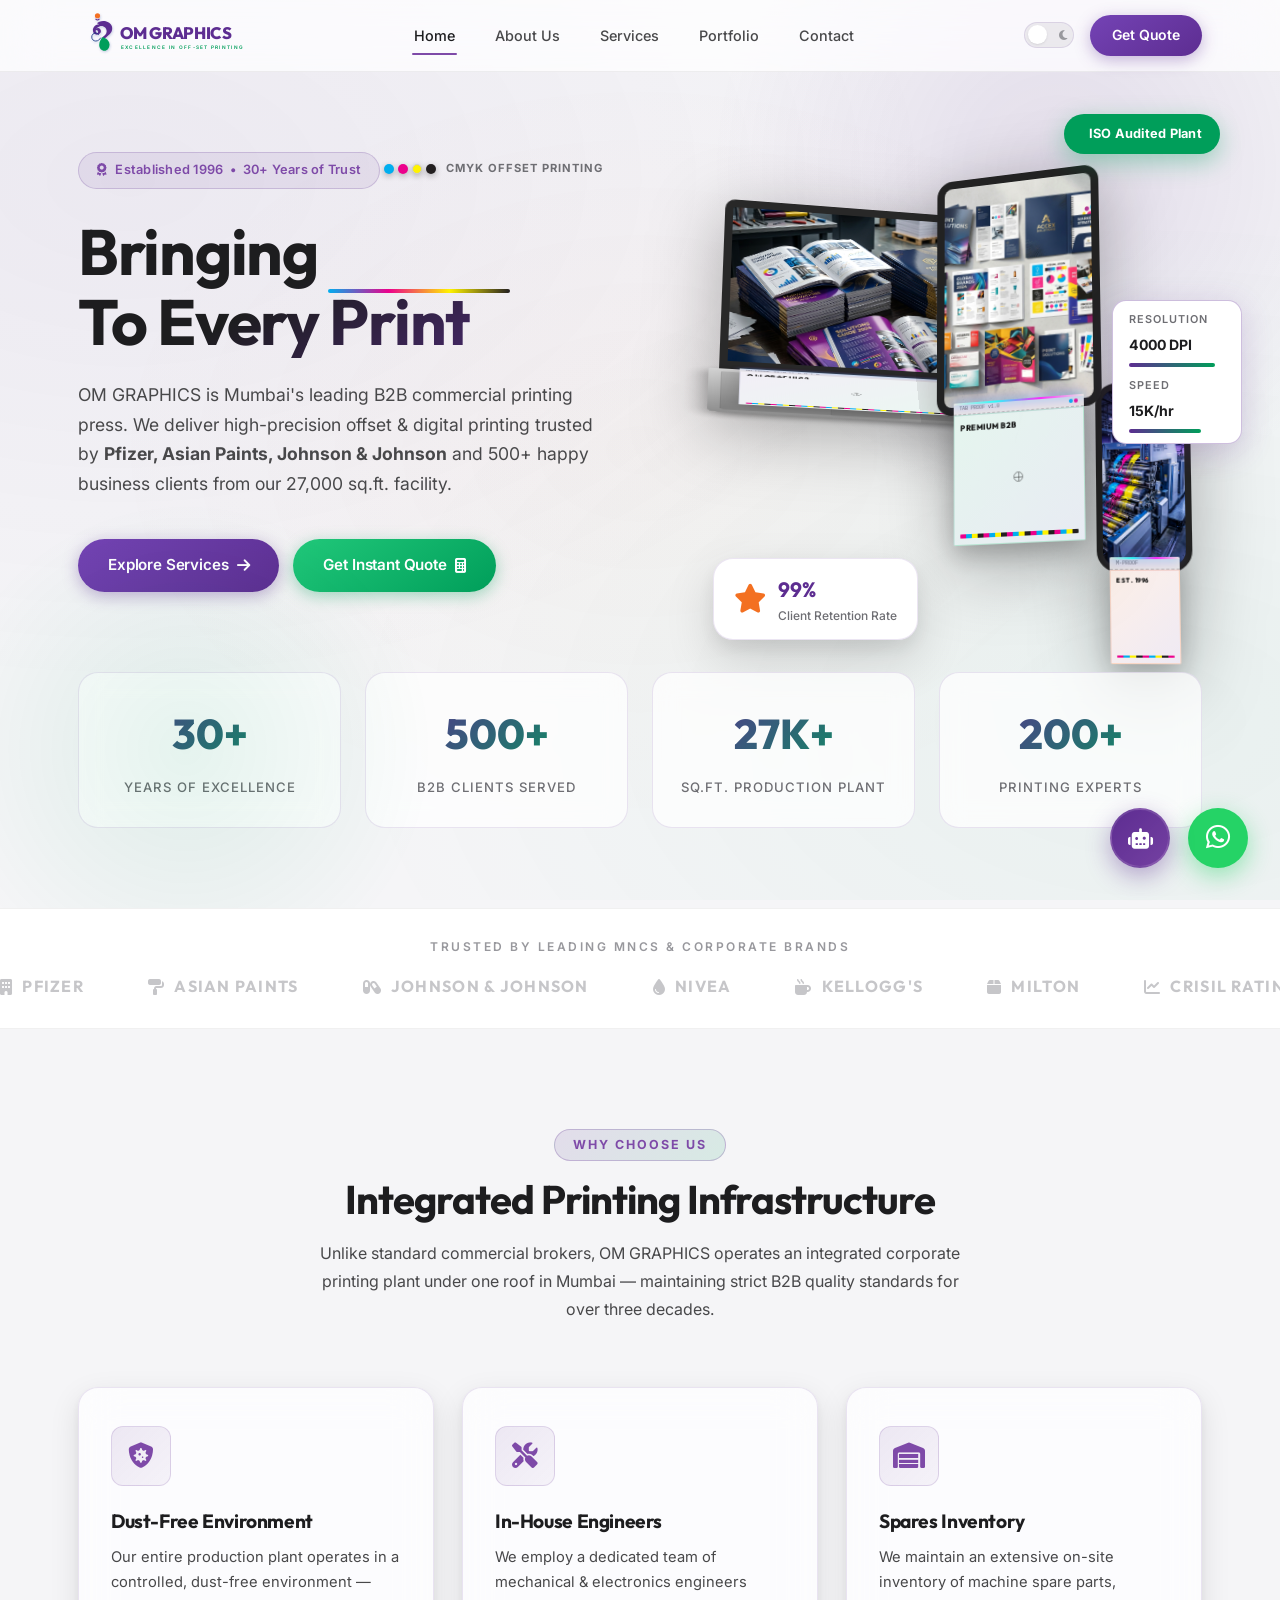
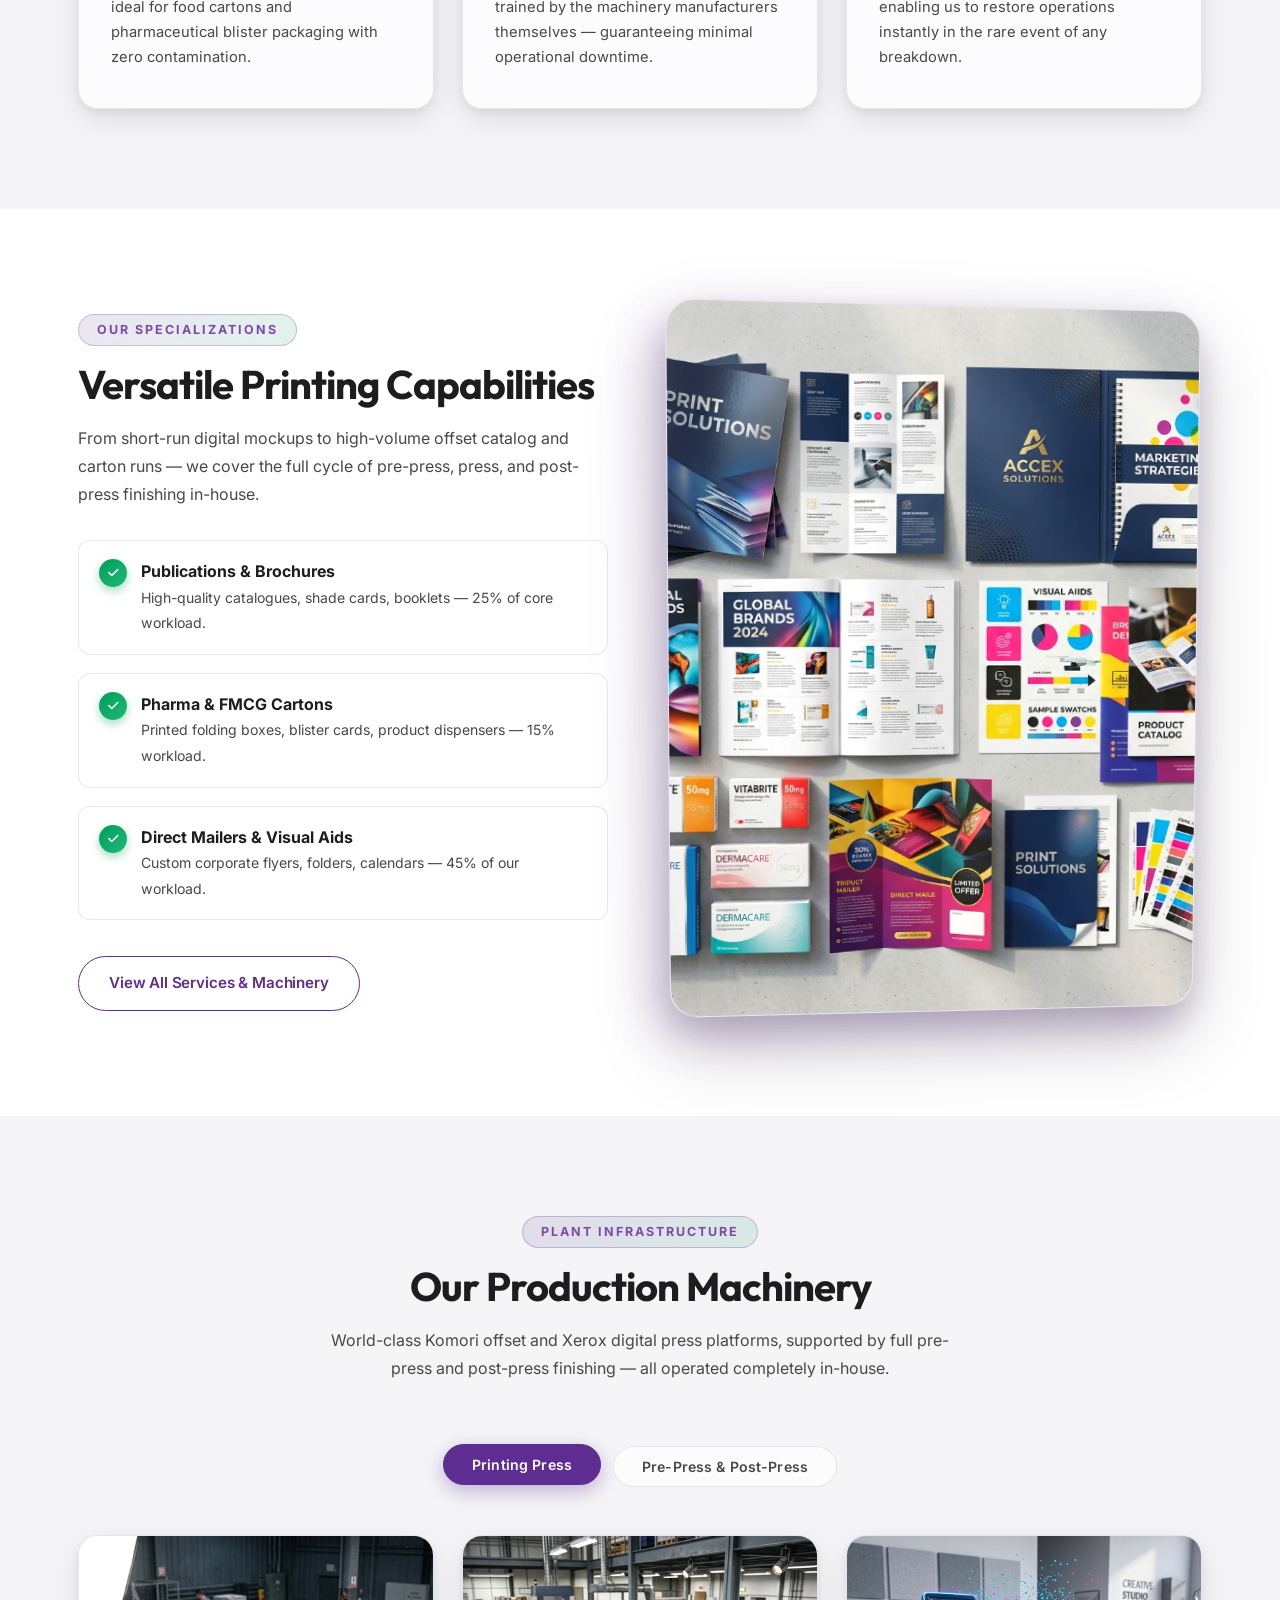
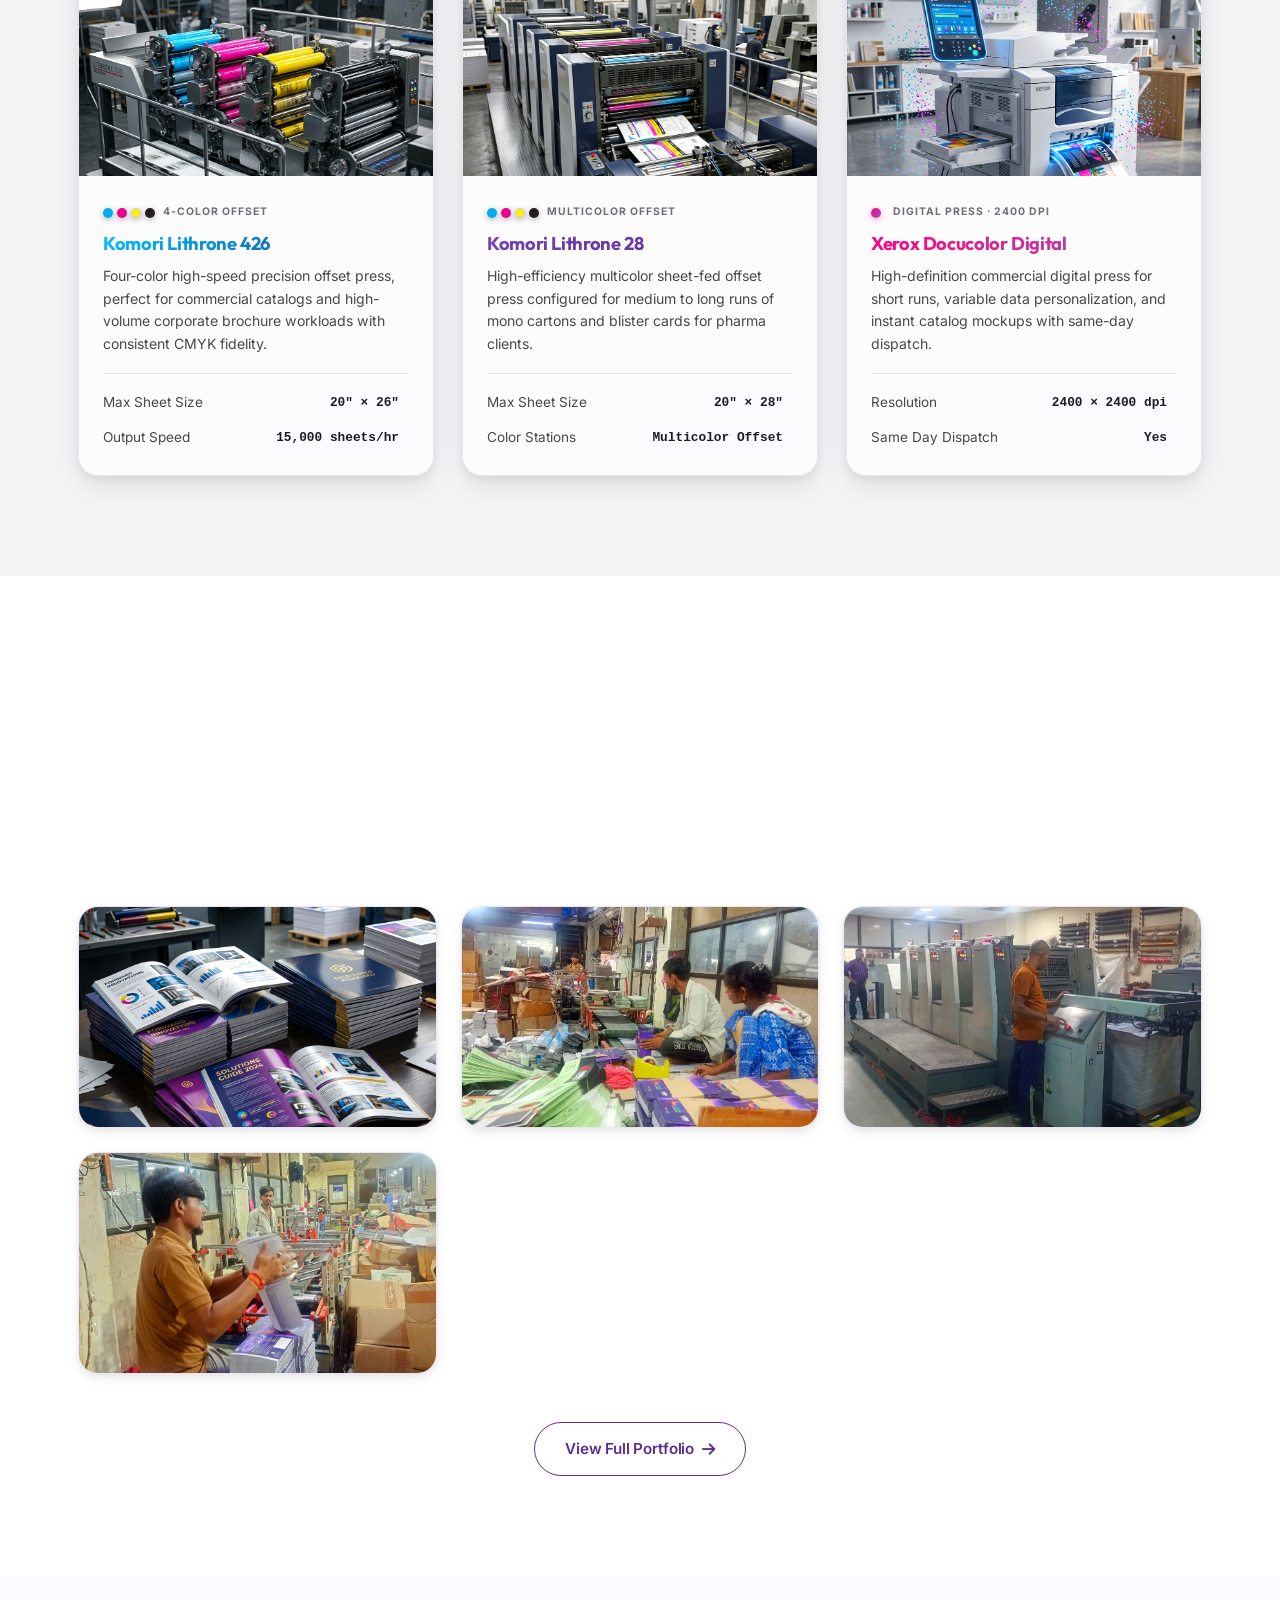
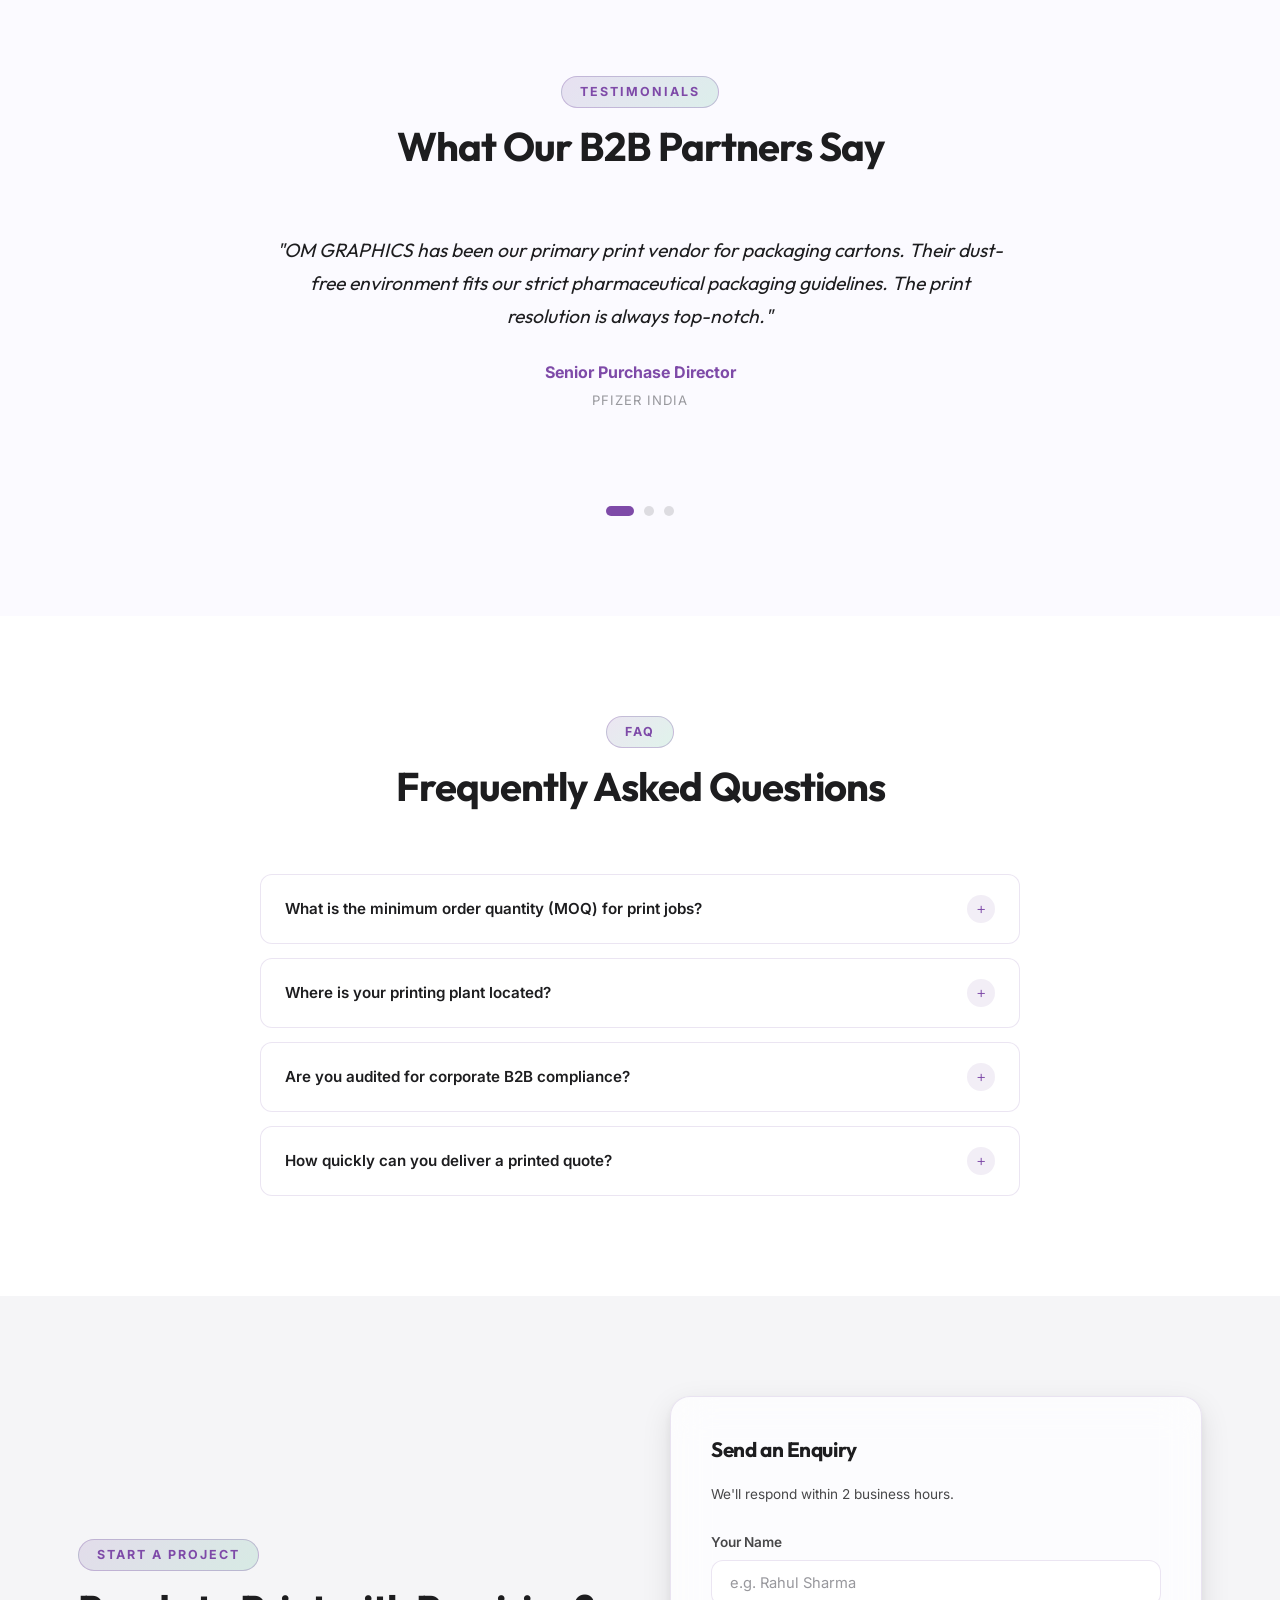
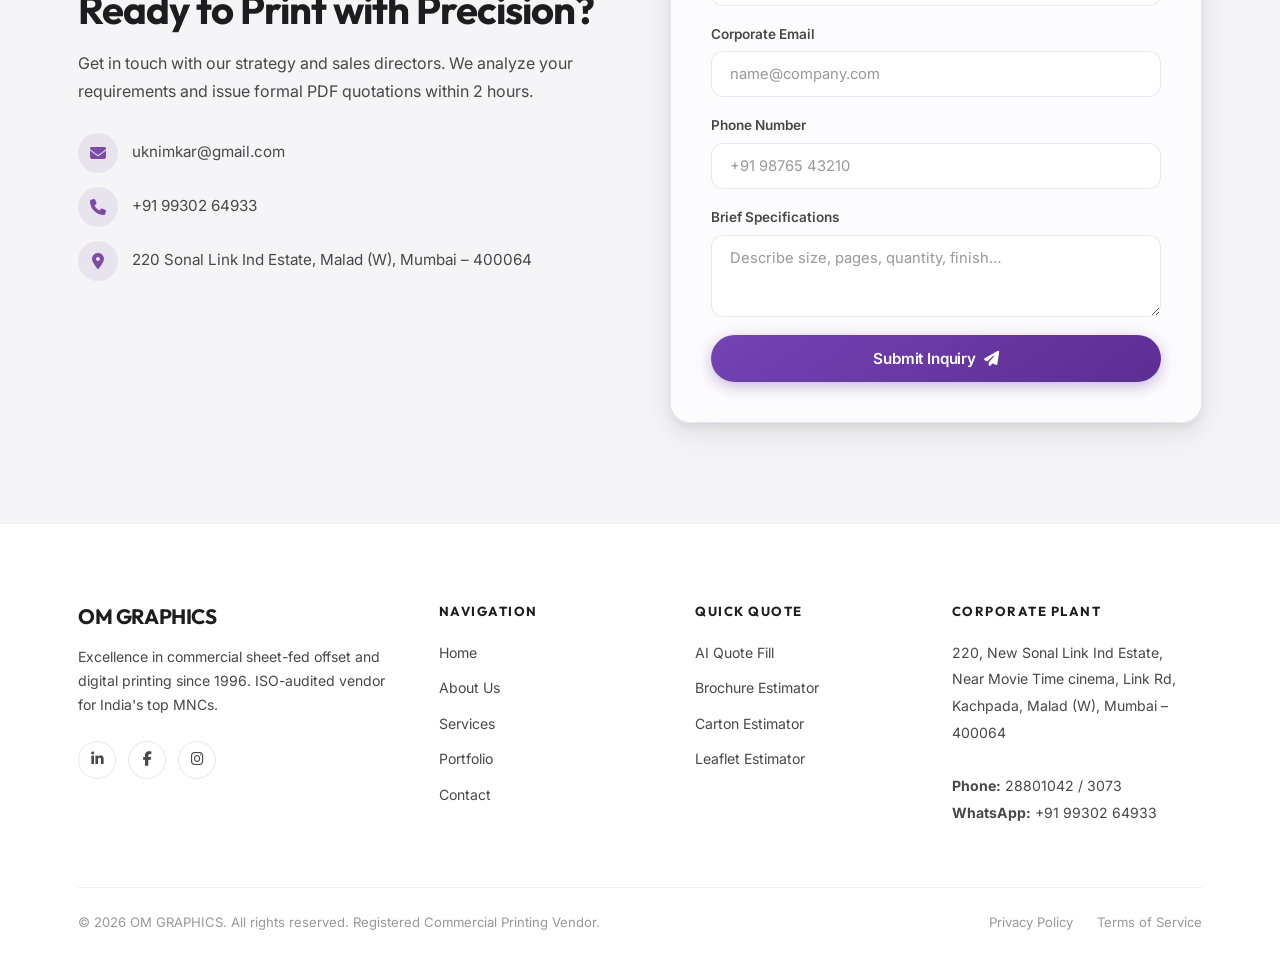
<file: index.html>
<!DOCTYPE html>
<html lang="en">
<head>
  <meta charset="UTF-8">
  <meta name="viewport" content="width=device-width, initial-scale=1.0">
  <title>OM GRAPHICS | Premium B2B Commercial Printing Press Mumbai | Est. 1996</title>
  <meta name="description" content="OM GRAPHICS – India's trusted commercial offset & digital printing press in Mumbai. 30+ years of B2B excellence. Serving Pfizer, Asian Paints, J&J, Nivea and 500+ B2B clients. Dust-free facility, Komori Lithrone presses.">
  <meta name="keywords" content="printing press Mumbai, commercial printers, offset printing Mumbai, digital printing, mono cartons, pharma packaging, B2B printing, Komori Lithrone, corporate brochures, OM GRAPHICS Mumbai">

  <!-- Open Graph -->
  <meta property="og:type"        content="website">
  <meta property="og:title"       content="OM GRAPHICS | Premium B2B Printing Press Mumbai">
  <meta property="og:description" content="Commercial printing press since 1996. Mapped with top MNC brands. Dust-free packaging & custom finishes.">
  <meta property="og:url"         content="https://omgraphic.in">
  <meta property="og:site_name"   content="OM GRAPHICS">
  <meta property="og:image"       content="Assets/print-hero.jpg">

  <!-- Favicon placeholder -->
  <link rel="icon" href="data:image/svg+xml,<svg xmlns='http://www.w3.org/2000/svg' viewBox='0 0 32 32'><rect width='32' height='32' rx='8' fill='%235D2D91'/><text x='50%' y='55%' dominant-baseline='middle' text-anchor='middle' fill='white' font-size='18' font-family='sans-serif' font-weight='bold'>O</text></svg>">

  <!-- Stylesheet -->
  <link rel="stylesheet" href="css/style.css">

  <!-- Font Awesome -->
  <link rel="stylesheet" href="https://cdnjs.cloudflare.com/ajax/libs/font-awesome/6.5.0/css/all.min.css" crossorigin="anonymous">

  <!-- 3D Premium Visual Enhancements -->
  <style>
    /* ═══ HERO 3D SCENE (INTERACTIVE DEVICES) ═══ */
    .hero-3d-lab {
      position: relative;
      width: 100%;
      height: 480px;
      perspective: 1800px;
      transform-style: preserve-3d;
      display: flex;
      align-items: center;
      justify-content: center;
      cursor: pointer;
      z-index: 5;
    }
    .lab-wrapper {
      position: relative;
      width: 100%;
      height: 100%;
      transform-style: preserve-3d;
      transition: transform 0.15s ease-out;
    }

    /* Device Mockups Base */
    .device-mockup {
      position: absolute;
      transform-style: preserve-3d;
      filter: drop-shadow(0 15px 35px rgba(0,0,0,0.3));
      transition: transform 0.4s ease-out;
    }

    /* 3D Laptop */
    .lab-laptop {
      left: 0;
      top: 15%;
      width: 290px;
      transform: rotateX(16deg) rotateY(12deg) translateZ(0px);
    }
    .laptop-screen {
      width: 290px;
      height: 180px;
      background: #151515;
      border: 8px solid #282828;
      border-bottom: 12px solid #282828;
      border-radius: 10px 10px 0 0;
      overflow: hidden;
      position: relative;
      transform-style: preserve-3d;
    }
    .laptop-display {
      width: 100%;
      height: 100%;
      background: url('Assets/portfolio-brochures-3d.png') no-repeat center/cover;
      filter: brightness(1.05) saturate(1.1);
    }
    .laptop-base {
      width: 310px;
      height: 180px;
      background: linear-gradient(180deg, #d2d2d2, #8e8e8e);
      border-radius: 0 0 10px 10px;
      position: absolute;
      top: 176px;
      left: -10px;
      transform: rotateX(76deg);
      transform-origin: top center;
      box-shadow: 0 10px 25px rgba(0,0,0,0.4);
      transform-style: preserve-3d;
    }
    .laptop-keyboard {
      position: absolute;
      inset: 12px;
      background: rgba(0,0,0,0.12);
      border-radius: 4px;
      border: 1px solid rgba(0,0,0,0.06);
    }
    .laptop-trackpad {
      position: absolute;
      bottom: 8px;
      left: 50%;
      transform: translateX(-50%);
      width: 70px;
      height: 40px;
      background: rgba(0,0,0,0.06);
      border-radius: 3px;
      border: 1px solid rgba(0,0,0,0.04);
    }

    /* 3D Tablet */
    .lab-tablet {
      right: 18%;
      top: 10%;
      width: 170px;
      height: 240px;
      background: #181818;
      border: 8px solid #222;
      border-radius: 16px;
      transform: rotateX(12deg) rotateY(-22deg) translateZ(40px);
    }
    .tablet-display {
      width: 100%;
      height: 100%;
      background: url('Assets/services-overview-3d.png') no-repeat center/cover;
      border-radius: 8px;
      filter: brightness(1.05) saturate(1.15);
    }

    /* 3D Phone */
    .lab-phone {
      right: 2%;
      bottom: 8%;
      width: 90px;
      height: 180px;
      background: #111;
      border: 6px solid #222;
      border-radius: 20px;
      transform: rotateX(8deg) rotateY(-8deg) translateZ(90px);
    }
    .phone-display {
      width: 100%;
      height: 100%;
      background: url('Assets/hero-3d-press.png') no-repeat center/cover;
      border-radius: 14px;
      filter: brightness(1.05) saturate(1.2);
    }

    /* Printed Sheets (Sliding out) */
    .printed-sheet {
      position: absolute;
      background: #ffffff;
      box-shadow: 0 8px 24px rgba(0,0,0,0.22);
      border-radius: 2px;
      overflow: hidden;
      transform-style: preserve-3d;
      z-index: 2;
    }
    .print-proof-header {
      height: 12px;
      background: #e5e5e5;
      border-bottom: 1px dashed #bbb;
      display: flex;
      align-items: center;
      justify-content: space-between;
      padding: 0 6px;
      font-family: monospace;
      font-size: 5px;
      color: #666;
    }
    .cmyk-strip {
      display: flex;
      gap: 1.5px;
    }
    .cmyk-strip-color {
      width: 4px;
      height: 4px;
      border-radius: 50%;
    }
    .print-graphic-content {
      padding: 6px;
      height: calc(100% - 12px);
      display: flex;
      flex-direction: column;
      justify-content: space-between;
      position: relative;
    }
    
    /* Proofing Alignment Mark */
    .proof-register-mark {
      width: 10px;
      height: 10px;
      border: 0.5px solid rgba(0,0,0,0.4);
      border-radius: 50%;
      position: absolute;
      top: 50%;
      left: 50%;
      transform: translate(-50%, -50%);
    }
    .proof-register-mark::before, .proof-register-mark::after {
      content: '';
      position: absolute;
      background: rgba(0,0,0,0.4);
    }
    .proof-register-mark::before {
      width: 100%;
      height: 0.5px;
      top: 50%;
      left: 0;
    }
    .proof-register-mark::after {
      width: 0.5px;
      height: 100%;
      left: 50%;
      top: 0;
    }

    .proof-title {
      font-family: 'Outfit', sans-serif;
      font-size: 8px;
      font-weight: 800;
      color: #111;
      text-transform: uppercase;
      letter-spacing: 0.5px;
      z-index: 2;
    }
    .proof-cmyk-blocks {
      height: 4px;
      background: repeating-linear-gradient(90deg, #EC008C, #EC008C 6px, #00AEEF 6px, #00AEEF 12px, #FFF200 12px, #FFF200 18px, #231F20 18px, #231F20 24px);
      border-radius: 1px;
    }

    /* Device-specific printed sheet sizes & animation settings */
    .laptop-print {
      width: 230px;
      height: 150px;
      left: 20px;
      top: 176px;
      transform: rotateX(76deg) translateZ(1px);
      transform-origin: top center;
      animation: printLaptop 7s ease-in-out infinite;
    }
    .laptop-print .print-graphic-content {
      background: linear-gradient(135deg, rgba(93,45,145,0.08), rgba(0,158,90,0.08));
      border: 1px solid rgba(93,45,145,0.15);
    }
    
    .tablet-print {
      width: 134px;
      height: 140px;
      left: 10px;
      top: 220px;
      transform: translateZ(2px);
      animation: printTablet 6.5s ease-in-out infinite;
    }
    .tablet-print .print-graphic-content {
      background: linear-gradient(135deg, rgba(0,158,90,0.08), rgba(28,59,136,0.08));
      border: 1px solid rgba(0,158,90,0.15);
    }

    .phone-print {
      width: 66px;
      height: 100px;
      left: 6px;
      top: 160px;
      transform: translateZ(2px);
      animation: printPhone 6s ease-in-out infinite;
    }
    .phone-print .print-graphic-content {
      background: linear-gradient(135deg, rgba(243,112,33,0.08), rgba(93,45,145,0.08));
      border: 1px solid rgba(243,112,33,0.15);
    }

    /* Print laser beam sweeping effect */
    .laser-beam {
      position: absolute;
      height: 2px;
      background: linear-gradient(90deg, transparent, #00ffff, #ff00ff, transparent);
      box-shadow: 0 0 8px #00ffff, 0 0 12px #ff00ff;
      z-index: 10;
      opacity: 0.8;
    }
    .laptop-laser {
      left: 20px;
      top: 176px;
      width: 230px;
      transform: rotateX(76deg) translateZ(2px);
      animation: laserLaptop 7s ease-in-out infinite;
    }
    .tablet-laser {
      left: 10px;
      top: 220px;
      width: 134px;
      transform: translateZ(3px);
      animation: laserTablet 6.5s ease-in-out infinite;
    }
    .phone-laser {
      left: 6px;
      top: 160px;
      width: 66px;
      transform: translateZ(3px);
      animation: laserPhone 6s ease-in-out infinite;
    }

    /* Animations: Printing out effect (expanding height) */
    @keyframes printLaptop {
      0%, 100% { height: 0px; opacity: 0; }
      5% { height: 0px; opacity: 1; }
      55%, 90% { height: 140px; opacity: 1; }
    }
    @keyframes printTablet {
      0%, 100% { height: 0px; opacity: 0; }
      8% { height: 0px; opacity: 1; }
      58%, 92% { height: 130px; opacity: 1; }
    }
    @keyframes printPhone {
      0%, 100% { height: 0px; opacity: 0; }
      12% { height: 0px; opacity: 1; }
      62%, 94% { height: 90px; opacity: 1; }
    }

    /* Animations: Laser beam tracking the printed sheet boundary */
    @keyframes laserLaptop {
      0%, 100% { transform: rotateX(76deg) translateZ(2px) translateY(0); opacity: 0; }
      5% { transform: rotateX(76deg) translateZ(2px) translateY(0); opacity: 1; }
      55% { transform: rotateX(76deg) translateZ(2px) translateY(140px); opacity: 1; }
      90% { transform: rotateX(76deg) translateZ(2px) translateY(140px); opacity: 0; }
    }
    @keyframes laserTablet {
      0%, 100% { transform: translateZ(3px) translateY(0); opacity: 0; }
      8% { transform: translateZ(3px) translateY(0); opacity: 1; }
      58% { transform: translateZ(3px) translateY(130px); opacity: 1; }
      92% { transform: translateZ(3px) translateY(130px); opacity: 0; }
    }
    @keyframes laserPhone {
      0%, 100% { transform: translateZ(3px) translateY(0); opacity: 0; }
      12% { transform: translateZ(3px) translateY(0); opacity: 1; }
      62% { transform: translateZ(3px) translateY(90px); opacity: 1; }
      94% { transform: translateZ(3px) translateY(90px); opacity: 0; }
    }

    /* Device interactive hover scale up */
    .device-mockup:hover {
      filter: drop-shadow(0 20px 45px rgba(93,45,145,0.4));
    }
    .lab-laptop:hover {
      transform: rotateX(16deg) rotateY(12deg) translateZ(20px) scale(1.03);
    }
    .lab-tablet:hover {
      transform: rotateX(12deg) rotateY(-22deg) translateZ(65px) scale(1.03);
    }
    .lab-phone:hover {
      transform: rotateX(8deg) rotateY(-8deg) translateZ(115px) scale(1.03);
    }

    /* Responsive scaling for mobile devices */
    /* Responsive scaling and cascading vertical layout for tablet & mobile devices */
    @media (max-width: 991px) {
      .hero-3d-lab {
        height: 420px;
        transform: scale(0.9);
      }
    }
    @media (max-width: 768px) {
      .hero-3d-lab {
        height: 380px;
        transform: scale(0.9);
        margin: 20px 0;
      }
      /* Laptop: cascading top-left positioning */
      .lab-laptop {
        left: 5%;
        top: 5%;
        width: 220px;
        transform: rotateX(12deg) rotateY(8deg) translateZ(0px);
      }
      .laptop-screen {
        width: 220px;
        height: 140px;
      }
      .laptop-base {
        width: 236px;
        height: 140px;
        top: 136px;
        left: -8px;
      }
      .laptop-print {
        width: 176px;
        left: 14px;
        top: 136px;
        animation: printLaptopMobile 7s ease-in-out infinite;
      }
      .laptop-laser {
        left: 14px;
        top: 136px;
        width: 176px;
        animation: laserLaptopMobile 7s ease-in-out infinite;
      }
      /* Tablet: offset middle-right overlapping laptop, kept visible */
      .lab-tablet {
        right: 8%;
        top: 22%;
        width: 130px;
        height: 180px;
        border-radius: 12px;
        border-width: 6px;
        transform: rotateX(10deg) rotateY(-18deg) translateZ(40px);
      }
      .tablet-print {
        width: 102px;
        left: 6px;
        top: 164px;
        animation: printTabletMobile 6.5s ease-in-out infinite;
      }
      .tablet-laser {
        width: 102px;
        left: 6px;
        top: 164px;
        animation: laserTabletMobile 6.5s ease-in-out infinite;
      }
      /* Phone: offset bottom-center, floating in front of both */
      .lab-phone {
        right: 25%;
        bottom: 2%;
        width: 80px;
        height: 160px;
        border-radius: 16px;
        border-width: 5px;
        transform: rotateX(6deg) rotateY(-6deg) translateZ(90px);
      }
      .phone-print {
        width: 58px;
        left: 5px;
        top: 144px;
        animation: printPhoneMobile 6s ease-in-out infinite;
      }
      .phone-laser {
        width: 58px;
        left: 5px;
        top: 144px;
        animation: laserPhoneMobile 6s ease-in-out infinite;
      }
    }
    @media (max-width: 480px) {
      .hero-3d-lab {
        height: 320px;
        transform: scale(0.76);
      }
      .lab-laptop {
        left: 2%;
      }
      .lab-tablet {
        right: 2%;
      }
      .lab-phone {
        right: 20%;
      }
    }

    /* Keyframes for Mobile Sliding Prints & Laser sweeps */
    @keyframes printLaptopMobile {
      0%, 100% { height: 0px; opacity: 0; }
      5% { height: 0px; opacity: 1; }
      55%, 90% { height: 90px; opacity: 1; }
    }
    @keyframes printTabletMobile {
      0%, 100% { height: 0px; opacity: 0; }
      8% { height: 0px; opacity: 1; }
      58%, 92% { height: 85px; opacity: 1; }
    }
    @keyframes printPhoneMobile {
      0%, 100% { height: 0px; opacity: 0; }
      12% { height: 0px; opacity: 1; }
      62%, 94% { height: 75px; opacity: 1; }
    }
    @keyframes laserLaptopMobile {
      0%, 100% { transform: rotateX(76deg) translateZ(2px) translateY(0); opacity: 0; }
      5% { transform: rotateX(76deg) translateZ(2px) translateY(0); opacity: 1; }
      55% { transform: rotateX(76deg) translateZ(2px) translateY(90px); opacity: 1; }
      90% { transform: rotateX(76deg) translateZ(2px) translateY(90px); opacity: 0; }
    }
    @keyframes laserTabletMobile {
      0%, 100% { transform: translateZ(3px) translateY(0); opacity: 0; }
      8% { transform: translateZ(3px) translateY(0); opacity: 1; }
      58% { transform: translateZ(3px) translateY(85px); opacity: 1; }
      92% { transform: translateZ(3px) translateY(85px); opacity: 0; }
    }
    @keyframes laserPhoneMobile {
      0%, 100% { transform: translateZ(3px) translateY(0); opacity: 0; }
      12% { transform: translateZ(3px) translateY(0); opacity: 1; }
      62% { transform: translateZ(3px) translateY(75px); opacity: 1; }
      94% { transform: translateZ(3px) translateY(75px); opacity: 0; }
    }

    /* Printing Burst Interactive Speedup & Glow */
    .device-mockup.printing-burst .printed-sheet {
      animation-duration: 1.2s !important;
    }
    .device-mockup.printing-burst .laser-beam {
      animation-duration: 1.2s !important;
      box-shadow: 0 0 16px #00ffff, 0 0 25px #ff00ff, 0 0 35px #00ffff;
    }

    /* ═══ INK PARTICLES ═══ */
    .ink-particles {
      position: absolute;
      inset: 0;
      pointer-events: none;
      overflow: hidden;
      border-radius: inherit;
      z-index: 2;
    }
    .ink-drop {
      position: absolute;
      border-radius: 50%;
      animation: inkFloat linear infinite;
      opacity: 0;
    }
    .ink-drop:nth-child(1)  { width:8px;  height:8px;  background:#00BFFF; left:10%; top:80%; animation-duration:4s; animation-delay:0s; }
    .ink-drop:nth-child(2)  { width:5px;  height:5px;  background:#FF00FF; left:25%; top:70%; animation-duration:5.5s; animation-delay:0.7s; }
    .ink-drop:nth-child(3)  { width:10px; height:10px; background:#FFD700; left:60%; top:85%; animation-duration:3.8s; animation-delay:1.2s; }
    .ink-drop:nth-child(4)  { width:6px;  height:6px;  background:#00FF7F; left:75%; top:75%; animation-duration:5s;   animation-delay:0.4s; }
    .ink-drop:nth-child(5)  { width:7px;  height:7px;  background:#FF4500; left:45%; top:90%; animation-duration:4.5s; animation-delay:1.8s; }
    .ink-drop:nth-child(6)  { width:4px;  height:4px;  background:#00BFFF; left:85%; top:60%; animation-duration:6s;   animation-delay:0.2s; }
    @keyframes inkFloat {
      0%   { transform: translateY(0) scale(1);   opacity: 0; }
      10%  { opacity: 0.8; }
      90%  { opacity: 0.6; }
      100% { transform: translateY(-180px) scale(0.3); opacity: 0; }
    }

    /* ═══ MACHINE CARDS – 3D GLOW BY TYPE ═══ */
    .machine-card {
      position: relative;
      transform-style: preserve-3d;
      transition: transform 0.45s cubic-bezier(0.34,1.56,0.64,1), box-shadow 0.45s ease;
    }
    .machine-card:hover {
      transform: translateY(-10px) rotateX(2deg) rotateY(-1deg);
    }
    /* Komori 426 – cyan/blue glow */
    .machine-card[data-machine="komori-426"]:hover {
      box-shadow: 0 20px 60px rgba(0,191,255,0.35), 0 0 0 1px rgba(0,191,255,0.2), var(--shadow-xl);
    }
    /* Komori 28 – purple glow */
    .machine-card[data-machine="komori-28"]:hover {
      box-shadow: 0 20px 60px rgba(93,45,145,0.45), 0 0 0 1px rgba(93,45,145,0.3), var(--shadow-xl);
    }
    /* Xerox Digital – magenta glow */
    .machine-card[data-machine="xerox"]:hover {
      box-shadow: 0 20px 60px rgba(255,0,128,0.35), 0 0 0 1px rgba(255,0,128,0.2), var(--shadow-xl);
    }
    /* Kodak CTP – red/laser glow */
    .machine-card[data-machine="ctp"]:hover {
      box-shadow: 0 20px 60px rgba(220,50,50,0.35), 0 0 0 1px rgba(220,50,50,0.2), var(--shadow-xl);
    }
    /* Shoei Folding – amber glow */
    .machine-card[data-machine="folding"]:hover {
      box-shadow: 0 20px 60px rgba(255,165,0,0.35), 0 0 0 1px rgba(255,165,0,0.2), var(--shadow-xl);
    }
    /* Polar Cutting – green glow */
    .machine-card[data-machine="cutting"]:hover {
      box-shadow: 0 20px 60px rgba(0,158,90,0.35), 0 0 0 1px rgba(0,158,90,0.2), var(--shadow-xl);
    }

    /* Machine image – cinematic aspect + enhanced hover */
    .machine-img {
      height: 240px !important;
      object-position: center top;
      filter: brightness(1.05) saturate(1.15);
      transition: transform 0.6s ease, filter 0.4s ease !important;
    }
    .machine-card:hover .machine-img {
      transform: scale(1.07) !important;
      filter: brightness(1.12) saturate(1.25);
    }

    /* Machine title gradient per type */
    .machine-card[data-machine="komori-426"] .machine-title { background: linear-gradient(135deg,#00BFFF,#1C3B88); -webkit-background-clip:text; -webkit-text-fill-color:transparent; background-clip:text; }
    .machine-card[data-machine="komori-28"]  .machine-title { background: linear-gradient(135deg,#7443B5,#5D2D91); -webkit-background-clip:text; -webkit-text-fill-color:transparent; background-clip:text; }
    .machine-card[data-machine="xerox"]      .machine-title { background: linear-gradient(135deg,#FF0080,#9B59B6); -webkit-background-clip:text; -webkit-text-fill-color:transparent; background-clip:text; }
    .machine-card[data-machine="ctp"]        .machine-title { background: linear-gradient(135deg,#FF4500,#DC3232); -webkit-background-clip:text; -webkit-text-fill-color:transparent; background-clip:text; }
    .machine-card[data-machine="folding"]    .machine-title { background: linear-gradient(135deg,#FF9500,#F37021); -webkit-background-clip:text; -webkit-text-fill-color:transparent; background-clip:text; }
    .machine-card[data-machine="cutting"]    .machine-title { background: linear-gradient(135deg,#00D084,#009E5A); -webkit-background-clip:text; -webkit-text-fill-color:transparent; background-clip:text; }

    /* ═══ CMYK COLOR BADGE ═══ */
    .cmyk-badge {
      display: inline-flex;
      align-items: center;
      gap: 4px;
      margin-bottom: 12px;
    }
    .cmyk-dot {
      width: 10px; height: 10px;
      border-radius: 50%;
      box-shadow: 0 2px 6px rgba(0,0,0,0.3);
    }
    .cmyk-dot.c { background: #00AEEF; }
    .cmyk-dot.m { background: #EC008C; }
    .cmyk-dot.y { background: #FFF200; border: 1px solid #ccc; }
    .cmyk-dot.k { background: #231F20; }

    /* ═══ SERVICES IMAGE – 3D TILT ═══ */
    .services-image-wrap {
      aspect-ratio: 3/4;
      transform: perspective(1000px) rotateY(4deg) rotateX(-2deg);
      transition: transform 0.6s cubic-bezier(0.34,1.56,0.64,1);
      box-shadow: -12px 20px 50px rgba(93,45,145,0.25), var(--shadow-xl) !important;
    }
    .services-image-wrap:hover {
      transform: perspective(1000px) rotateY(0deg) rotateX(0deg) scale(1.02);
    }
    .services-image-wrap img {
      filter: brightness(1.05) saturate(1.2);
    }

    /* ═══ PORTFOLIO ITEMS – GLASS GLOW ═══ */
    .portfolio-item {
      aspect-ratio: auto;
    }
    .portfolio-item img {
      width: 100%; height: 220px; object-fit: cover;
      filter: brightness(1.05) saturate(1.1);
      transition: transform 0.5s ease, filter 0.4s ease;
    }
    .portfolio-item:hover img {
      transform: scale(1.07);
      filter: brightness(1.12) saturate(1.3);
    }
    .portfolio-overlay {
      position: absolute;
      inset: 0;
      background: linear-gradient(to top, rgba(93,45,145,0.85) 0%, transparent 55%);
      opacity: 0;
      transition: opacity 0.4s ease;
      display: flex; align-items: flex-end;
      padding: 20px;
      border-radius: var(--radius-md);
    }
    .portfolio-item:hover .portfolio-overlay {
      opacity: 1;
    }
    .portfolio-overlay-text h4 { color:#fff; margin-bottom:4px; font-size:1rem; }
    .portfolio-overlay-text p  { color:rgba(255,255,255,0.8); font-size:0.8rem; }

    /* ═══ STATS ROW – GLOWING NUMBERS ═══ */
    .stat-number {
      font-size: 2.6rem !important;
      font-weight: 800 !important;
      background: linear-gradient(135deg, var(--clr-purple), var(--clr-green));
      -webkit-background-clip: text;
      -webkit-text-fill-color: transparent;
      background-clip: text;
      display: block;
    }

    /* ═══ SECTION SUBTITLE – NEON PILL ═══ */
    .section-subtitle {
      display: inline-block;
      padding: 5px 18px;
      background: linear-gradient(135deg, rgba(93,45,145,0.12), rgba(0,158,90,0.12));
      border: 1px solid rgba(93,45,145,0.25);
      border-radius: 999px;
      color: var(--clr-purple-light);
      font-size: 0.78rem;
      font-weight: 700;
      letter-spacing: 2px;
      text-transform: uppercase;
      margin-bottom: 14px;
    }

    /* ═══ HERO VISUAL FLOATING ELEMENTS ═══ */
    .hero-3d-frame {
      position: relative;
    }
    .hero-tech-chip {
      position: absolute;
      top: 50%;
      right: -30px;
      transform: translateY(-50%);
      background: var(--bg-secondary);
      border: 1px solid rgba(93,45,145,0.3);
      border-radius: 14px;
      padding: 10px 16px;
      display: flex;
      flex-direction: column;
      gap: 6px;
      box-shadow: 0 8px 32px rgba(93,45,145,0.2);
      animation: float 6s 1s ease-in-out infinite;
      z-index: 10;
      min-width: 130px;
    }
    .hero-tech-chip-label { font-size: 0.68rem; color: var(--text-tertiary); font-weight: 600; text-transform: uppercase; letter-spacing: 1px; }
    .hero-tech-chip-val   { font-size: 0.88rem; font-weight: 700; color: var(--text-primary); }
    .hero-tech-chip-bar   { height: 4px; border-radius: 99px; background: linear-gradient(90deg,#5D2D91,#009E5A); }

    /* ═══ BACKGROUND ANIMATED GRADIENT MESH ═══ */
    body::before {
      content: '';
      position: fixed;
      top: 0; left: 0;
      width: 100%; height: 100%;
      background:
        radial-gradient(ellipse at 10% 20%, rgba(93,45,145,0.06) 0%, transparent 50%),
        radial-gradient(ellipse at 90% 80%, rgba(0,158,90,0.05) 0%, transparent 50%),
        radial-gradient(ellipse at 50% 50%, rgba(243,112,33,0.03) 0%, transparent 60%);
      pointer-events: none;
      z-index: 0;
    }

    /* ═══ DARK THEME MACHINE GLOW ═══ */
    body.dark-theme .machine-card {
      box-shadow: 0 0 0 1px rgba(255,255,255,0.06), var(--shadow-md);
    }
    body.dark-theme .machine-card:hover {
      box-shadow: 0 20px 60px rgba(93,45,145,0.6), var(--shadow-xl);
    }

    /* ═══ HERO TITLE CMYK UNDERLINE ═══ */
    .hero-title span {
      position: relative;
      display: inline-block;
    }
    .hero-title span::after {
      content: '';
      position: absolute;
      bottom: -6px;
      left: 0;
      width: 100%;
      height: 4px;
      border-radius: 2px;
      background: linear-gradient(90deg, #00AEEF, #EC008C, #FFF200, #231F20);
      animation: cmykPulse 3s ease-in-out infinite;
    }
    @keyframes cmykPulse {
      0%, 100% { opacity: 1; transform: scaleX(1); }
      50%       { opacity: 0.7; transform: scaleX(0.95); }
    }
  </style>
</head>
<body>

  <!-- BACKGROUND -->
  <div class="background" aria-hidden="true">
    <div class="circle circle1"></div>
    <div class="circle circle2"></div>
    <div class="particles">
      <span></span>
      <span></span>
      <span></span>
      <span></span>
      <span></span>
    </div>
  </div>

  <!-- ═══════════════════════════════════════════
       HEADER
   ═══════════════════════════════════════════ -->
  <header class="header" id="mainHeader">
    <div class="container">

      <!-- Logo -->
      <a href="index.html" class="logo-link" aria-label="OM GRAPHICS Home">
        <svg class="logo-svg" viewBox="0 0 260 72" xmlns="http://www.w3.org/2000/svg">
          <defs>
            <linearGradient id="logoGrad" x1="0%" y1="0%" x2="100%" y2="100%">
              <stop offset="0%"   stop-color="#5D2D91"/>
              <stop offset="40%"  stop-color="#009E5A"/>
              <stop offset="70%"  stop-color="#F37021"/>
              <stop offset="100%" stop-color="#1C3B88"/>
            </linearGradient>
            <filter id="logoShadow">
              <feDropShadow dx="1" dy="2" stdDeviation="1.5" flood-color="#1C3B88" flood-opacity="0.25"/>
            </filter>
          </defs>
          <!-- OM Symbol -->
          <g transform="translate(8,-2) scale(0.9)" filter="url(#logoShadow)">
            <path d="M 28,22 C 22,22 17,27 17,32 C 17,37 20,40 24,40 C 28,40 31,37 31,34 C 31,30 27,27 24,29 C 23,30 22,31 22,32 C 22,32 23,32 23,32 C 25,32 27,34 26,36 C 25,38 22,37 22,34 C 22,29 27,25 32,25 C 37,25 41,29 41,34 C 41,39 37,42 34,44 L 34,47 C 38,47 42,43 45,40 C 47,38 49,36 50,33 C 51,30 51,26 49,23 C 47,19 41,16 35,16 C 30,16 26,18 24,20" fill="#5D2D91"/>
            <path d="M 31,45 C 29,48 26,51 22,51 C 18,51 15,48 15,44 C 15,40 18,37 22,37 C 24,37 26,38 27,40" stroke="#1C3B88" stroke-width="1.5" fill="none"/>
            <path d="M 34,44 C 31,47 28,52 28,58 C 28,64 32,68 37,68 C 42,68 46,63 46,57 C 46,53 43,49 40,47" fill="#009E5A"/>
            <circle cx="25" cy="7" r="4.5" fill="#F37021"/>
            <path d="M 22,13 C 24,15 26,15 28,13" stroke="#5D2D91" stroke-width="1.8" fill="none" stroke-linecap="round"/>
          </g>
          <!-- Brand Name -->
          <text x="66" y="40" font-family="'Outfit', sans-serif" font-size="26" font-weight="800" fill="#5D2D91" letter-spacing="-0.5">OM GRAPHICS</text>
          <text x="67" y="56" font-family="'Inter', sans-serif" font-size="7.5" font-weight="600" fill="#009E5A" letter-spacing="2">EXCELLENCE IN OFF-SET PRINTING</text>
        </svg>
      </a>

      <!-- Navigation -->
      <nav class="nav-menu" id="navMenu" aria-label="Main navigation">
        <a href="index.html"     class="nav-link active">Home</a>
        <a href="about.html"     class="nav-link">About Us</a>
        <a href="services.html"  class="nav-link">Services</a>
        <a href="portfolio.html" class="nav-link">Portfolio</a>
        <a href="contact.html"   class="nav-link">Contact</a>
      </nav>

      <!-- Nav Actions -->
      <div class="nav-actions">
        <!-- Dark Mode Toggle -->
        <label class="theme-switch" for="themeToggle" aria-label="Toggle dark mode">
          <input type="checkbox" id="themeToggle">
          <span class="slider">
            <i class="fas fa-sun  slider-icon"></i>
            <i class="fas fa-moon slider-icon"></i>
          </span>
        </label>

        <a href="quote.html" class="btn btn-primary" id="navQuoteBtn" style="padding: 9px 22px; font-size: 0.875rem;">
          Get Quote
        </a>

        <button class="hamburger" id="hamburger" aria-label="Open navigation menu" aria-expanded="false">
          <span></span><span></span><span></span>
        </button>
      </div>

    </div>
  </header>

  <!-- ═══════════════════════════════════════════
       HERO
  ═══════════════════════════════════════════ -->
  <section class="hero" aria-labelledby="heroTitle">
    <div class="container">
      <div class="grid hero-grid">

        <!-- Text Content -->
        <div class="hero-text">
          <div class="hero-tag">
            <i class="fas fa-award"></i>
            Established 1996 &nbsp;•&nbsp; 30+ Years of Trust
          </div>

          <!-- CMYK dots -->
          <div class="cmyk-badge" style="margin-bottom:16px;">
            <span class="cmyk-dot c"></span>
            <span class="cmyk-dot m"></span>
            <span class="cmyk-dot y"></span>
            <span class="cmyk-dot k"></span>
            <span style="font-size:0.7rem;font-weight:700;color:var(--text-tertiary);margin-left:6px;letter-spacing:1px;">CMYK OFFSET PRINTING</span>
          </div>

          <h1 class="hero-title" id="heroTitle">
            Bringing <span>Colors</span><br>To Every Print
          </h1>

          <p class="hero-desc">
            OM GRAPHICS is Mumbai's leading B2B commercial printing press. We deliver high-precision offset &amp; digital printing trusted by <strong>Pfizer, Asian Paints, Johnson &amp; Johnson</strong> and 500+ happy business clients from our 27,000 sq.ft. facility.
          </p>

          <div class="hero-buttons">
            <a href="services.html" class="btn btn-primary" id="heroServicesBtn">
              Explore Services <i class="fas fa-arrow-right"></i>
            </a>
            <a href="quote.html" class="btn btn-secondary" id="heroQuoteBtn">
              Get Instant Quote <i class="fas fa-calculator"></i>
            </a>
          </div>
        </div>

        <!-- Hero Visual (Interactive 3D Device Lab) -->
        <div class="hero-visual hero-3d-frame">
          <div class="hero-badge2">
            <i class="fas fa-shield-check"></i> &nbsp;ISO Audited Plant
          </div>

          <!-- 3D Interactive Device Printing Lab -->
          <div class="hero-3d-lab" id="hero3dLab">
            <div class="lab-wrapper" id="labWrapper">
              
              <!-- 3D Laptop Mockup -->
              <div class="device-mockup lab-laptop">
                <!-- Hinge Print Slot Paper -->
                <div class="printed-sheet laptop-print">
                  <div class="print-proof-header">
                    <span>OM PROOF v2.6 // C M Y K</span>
                    <div class="cmyk-strip">
                      <span class="cmyk-strip-color" style="background:#00AEEF;"></span>
                      <span class="cmyk-strip-color" style="background:#EC008C;"></span>
                      <span class="cmyk-strip-color" style="background:#FFF200;"></span>
                      <span class="cmyk-strip-color" style="background:#231F20;"></span>
                    </div>
                  </div>
                  <!-- Printed content mimicking the website design layout -->
                  <div class="print-graphic-content">
                    <div class="proof-register-mark"></div>
                    <div class="proof-title">OM GRAPHICS</div>
                    <div class="proof-cmyk-blocks"></div>
                  </div>
                </div>
                <!-- Laser Sweep Print Head -->
                <div class="laser-beam laptop-laser"></div>

                <div class="laptop-screen">
                  <div class="laptop-display"></div>
                </div>
                <div class="laptop-base">
                  <div class="laptop-keyboard"></div>
                  <div class="laptop-trackpad"></div>
                </div>
              </div>

              <!-- 3D Tablet Mockup -->
              <div class="device-mockup lab-tablet">
                <!-- Tablet Bottom Bezel Print Paper -->
                <div class="printed-sheet tablet-print">
                  <div class="print-proof-header">
                    <span>TAB PROOF v1.0</span>
                    <div class="cmyk-strip">
                      <span class="cmyk-strip-color" style="background:#00AEEF;"></span>
                      <span class="cmyk-strip-color" style="background:#EC008C;"></span>
                    </div>
                  </div>
                  <div class="print-graphic-content" style="background: linear-gradient(135deg, rgba(0,158,90,0.1), rgba(28,59,136,0.1)); border: 1px solid rgba(0,158,90,0.2);">
                    <div class="proof-register-mark"></div>
                    <div class="proof-title" style="font-size: 8px;">PREMIUM B2B</div>
                    <div class="proof-cmyk-blocks"></div>
                  </div>
                </div>
                <div class="laser-beam tablet-laser"></div>

                <div class="tablet-display"></div>
              </div>

              <!-- 3D Phone Mockup -->
              <div class="device-mockup lab-phone">
                <!-- Phone Bottom Bezel Print Paper -->
                <div class="printed-sheet phone-print">
                  <div class="print-proof-header">
                    <span>M-PROOF</span>
                  </div>
                  <div class="print-graphic-content" style="background: linear-gradient(135deg, rgba(243,112,33,0.1), rgba(93,45,145,0.1)); border: 1px solid rgba(243,112,33,0.2); padding: 5px;">
                    <div class="proof-title" style="font-size: 6px; letter-spacing: 0.5px;">EST. 1996</div>
                    <div class="proof-cmyk-blocks" style="height: 2px;"></div>
                  </div>
                </div>
                <div class="laser-beam phone-laser"></div>

                <div class="phone-display"></div>
              </div>

            </div><!-- /.lab-wrapper -->
          </div><!-- /.hero-3d-lab -->

          <!-- Floating tech chip -->
          <div class="hero-tech-chip" aria-hidden="true" style="right: -40px;">
            <div class="hero-tech-chip-label">Resolution</div>
            <div class="hero-tech-chip-val">4000 DPI</div>
            <div class="hero-tech-chip-bar" style="width:90%;"></div>
            <div class="hero-tech-chip-label" style="margin-top:4px;">Speed</div>
            <div class="hero-tech-chip-val">15K/hr</div>
            <div class="hero-tech-chip-bar" style="width:75%;"></div>
          </div>

          <div class="hero-badge" style="bottom: -28px; left: -10px;">
            <div class="hero-badge-icon"><i class="fas fa-star"></i></div>
            <div>
              <div class="hero-badge-title">99%</div>
              <div class="hero-badge-sub">Client Retention Rate</div>
            </div>
          </div>
        </div>

      </div><!-- /.hero-grid -->

      <!-- Stats Row -->
      <div class="stats-row stagger-children reveal">
        <div class="stat-card">
          <span class="stat-number">30+</span>
          <span class="stat-label">Years of Excellence</span>
        </div>
        <div class="stat-card">
          <span class="stat-number">500+</span>
          <span class="stat-label">B2B Clients Served</span>
        </div>
        <div class="stat-card">
          <span class="stat-number">27K+</span>
          <span class="stat-label">Sq.ft. Production Plant</span>
        </div>
        <div class="stat-card">
          <span class="stat-number">200+</span>
          <span class="stat-label">Printing Experts</span>
        </div>
      </div>

    </div>
  </section>

  <!-- ═══════════════════════════════════════════
       CLIENT MARQUEE
  ═══════════════════════════════════════════ -->
  <div class="client-marquee" aria-label="Our clients">
    <p class="marquee-title">Trusted by Leading MNCs &amp; Corporate Brands</p>
    <div class="marquee-content">
      <span class="client-logo"><i class="fas fa-building"></i> PFIZER</span>
      <span class="client-logo"><i class="fas fa-paint-roller"></i> ASIAN PAINTS</span>
      <span class="client-logo"><i class="fas fa-capsules"></i> JOHNSON &amp; JOHNSON</span>
      <span class="client-logo"><i class="fas fa-tint"></i> NIVEA</span>
      <span class="client-logo"><i class="fas fa-mug-hot"></i> KELLOGG'S</span>
      <span class="client-logo"><i class="fas fa-box"></i> MILTON</span>
      <span class="client-logo"><i class="fas fa-chart-line"></i> CRISIL RATINGS</span>
      <span class="client-logo"><i class="fas fa-file-invoice-dollar"></i> MAHINDRA FINANCE</span>
      <span class="client-logo"><i class="fas fa-pen-fancy"></i> FABER-CASTELL</span>
      <span class="client-logo"><i class="fas fa-heartbeat"></i> BAYER ZYDUS</span>
      <!-- Duplicate for seamless loop -->
      <span class="client-logo"><i class="fas fa-building"></i> PFIZER</span>
      <span class="client-logo"><i class="fas fa-paint-roller"></i> ASIAN PAINTS</span>
      <span class="client-logo"><i class="fas fa-capsules"></i> JOHNSON &amp; JOHNSON</span>
      <span class="client-logo"><i class="fas fa-tint"></i> NIVEA</span>
      <span class="client-logo"><i class="fas fa-mug-hot"></i> KELLOGG'S</span>
      <span class="client-logo"><i class="fas fa-box"></i> MILTON</span>
      <span class="client-logo"><i class="fas fa-chart-line"></i> CRISIL RATINGS</span>
      <span class="client-logo"><i class="fas fa-file-invoice-dollar"></i> MAHINDRA FINANCE</span>
      <span class="client-logo"><i class="fas fa-pen-fancy"></i> FABER-CASTELL</span>
      <span class="client-logo"><i class="fas fa-heartbeat"></i> BAYER ZYDUS</span>
    </div>
  </div>

  <!-- ═══════════════════════════════════════════
       WHY CHOOSE US
  ═══════════════════════════════════════════ -->
  <section class="section" aria-labelledby="whyTitle">
    <div class="container">
      <div class="section-header center text-center reveal">
        <span class="section-subtitle">Why Choose Us</span>
        <h2 class="section-title" id="whyTitle">Integrated Printing Infrastructure</h2>
        <p class="section-desc">
          Unlike standard commercial brokers, OM GRAPHICS operates an integrated corporate printing plant under one roof in Mumbai — maintaining strict B2B quality standards for over three decades.
        </p>
      </div>

      <div class="grid strengths-grid stagger-children reveal">
        <div class="glass-card strength-card">
          <div class="strength-icon"><i class="fas fa-shield-virus"></i></div>
          <h3 class="strength-title">Dust-Free Environment</h3>
          <p class="strength-desc">Our entire production plant operates in a controlled, dust-free environment — ideal for food cartons and pharmaceutical blister packaging with zero contamination.</p>
        </div>
        <div class="glass-card strength-card">
          <div class="strength-icon"><i class="fas fa-tools"></i></div>
          <h3 class="strength-title">In-House Engineers</h3>
          <p class="strength-desc">We employ a dedicated team of mechanical &amp; electronics engineers trained by the machinery manufacturers themselves — guaranteeing minimal operational downtime.</p>
        </div>
        <div class="glass-card strength-card">
          <div class="strength-icon"><i class="fas fa-warehouse"></i></div>
          <h3 class="strength-title">Spares Inventory</h3>
          <p class="strength-desc">We maintain an extensive on-site inventory of machine spare parts, enabling us to restore operations instantly in the rare event of any breakdown.</p>
        </div>
      </div>
    </div>
  </section>

  <!-- ═══════════════════════════════════════════
       SERVICES OVERVIEW
  ═══════════════════════════════════════════ -->
  <section class="section section--alt" aria-labelledby="servicesTitle">
    <div class="container">
      <div class="grid services-overview-grid">

        <!-- Left: Text + Checklist -->
        <div class="reveal reveal--left">
          <span class="section-subtitle">Our Specializations</span>
          <h2 class="section-title" id="servicesTitle">Versatile Printing Capabilities</h2>
          <p class="section-desc" style="margin-bottom: 32px;">
            From short-run digital mockups to high-volume offset catalog and carton runs — we cover the full cycle of pre-press, press, and post-press finishing in-house.
          </p>

          <div class="service-checklist">
            <div class="check-item">
              <div class="check-icon"><i class="fas fa-check"></i></div>
              <div>
                <strong>Publications &amp; Brochures</strong><br>
                <span style="color:var(--text-secondary); font-size:0.88rem;">High-quality catalogues, shade cards, booklets — 25% of core workload.</span>
              </div>
            </div>
            <div class="check-item">
              <div class="check-icon"><i class="fas fa-check"></i></div>
              <div>
                <strong>Pharma &amp; FMCG Cartons</strong><br>
                <span style="color:var(--text-secondary); font-size:0.88rem;">Printed folding boxes, blister cards, product dispensers — 15% workload.</span>
              </div>
            </div>
            <div class="check-item">
              <div class="check-icon"><i class="fas fa-check"></i></div>
              <div>
                <strong>Direct Mailers &amp; Visual Aids</strong><br>
                <span style="color:var(--text-secondary); font-size:0.88rem;">Custom corporate flyers, folders, calendars — 45% of our workload.</span>
              </div>
            </div>
          </div>

          <a href="services.html" class="btn btn-outline" id="servicesViewBtn">View All Services &amp; Machinery</a>
        </div>

        <!-- Right: Services Overview 3D Image -->
        <div class="reveal reveal--right">
          <div class="services-image-wrap">
            <img
              src="Assets/services-overview-3d.png"
              onerror="this.src='Assets/print-shop-1.jpg'"
              alt="OM GRAPHICS – Premium printed materials including brochures, cartons, and visual aids"
              loading="lazy"
            >
          </div>
        </div>

      </div>
    </div>
  </section>

  <!-- ═══════════════════════════════════════════
       MACHINERY
  ═══════════════════════════════════════════ -->
  <section class="section" aria-labelledby="machineryTitle">
    <div class="container">
      <div class="section-header center text-center reveal">
        <span class="section-subtitle">Plant Infrastructure</span>
        <h2 class="section-title" id="machineryTitle">Our Production Machinery</h2>
        <p class="section-desc">
          World-class Komori offset and Xerox digital press platforms, supported by full pre-press and post-press finishing — all operated completely in-house.
        </p>
      </div>

      <!-- Tab Buttons -->
      <div class="machinery-tabs" role="tablist">
        <button class="tab-btn active" data-tab="tab-press"    role="tab" aria-selected="true"  aria-controls="tab-press"   id="btnPress">Printing Press</button>
        <button class="tab-btn"        data-tab="tab-prepost"  role="tab" aria-selected="false" aria-controls="tab-prepost" id="btnPrePost">Pre-Press &amp; Post-Press</button>
      </div>

      <!-- Press Machines -->
      <div id="tab-press" class="machinery-content active" role="tabpanel" aria-labelledby="btnPress">
        <div class="glass-card machine-card" data-machine="komori-426">
          <img class="machine-img"
               src="Assets/machine-komori-426-3d.png"
               onerror="this.src='Assets/machine-komori-1.jpg'"
               alt="Komori Lithrone 426 – 4-color high-speed offset printing press, 3D render" loading="lazy">
          <div class="machine-body">
            <div class="cmyk-badge">
              <span class="cmyk-dot c"></span><span class="cmyk-dot m"></span><span class="cmyk-dot y"></span><span class="cmyk-dot k"></span>
              <span style="font-size:0.65rem;font-weight:700;color:var(--text-tertiary);letter-spacing:1px;margin-left:4px;">4-COLOR OFFSET</span>
            </div>
            <h3 class="machine-title">Komori Lithrone 426</h3>
            <p class="machine-desc">Four-color high-speed precision offset press, perfect for commercial catalogs and high-volume corporate brochure workloads with consistent CMYK fidelity.</p>
            <div class="machine-specs">
              <div class="machine-spec-item"><span>Max Sheet Size</span><code class="machine-spec-val">20″ × 26″</code></div>
              <div class="machine-spec-item"><span>Output Speed</span><code class="machine-spec-val">15,000 sheets/hr</code></div>
            </div>
          </div>
        </div>
        <div class="glass-card machine-card" data-machine="komori-28">
          <img class="machine-img"
               src="Assets/machine-komori-28-3d.png"
               onerror="this.src='Assets/machine-komori-2.jpg'"
               alt="Komori Lithrone 28 – multicolor sheet-fed offset printing press, 3D render" loading="lazy">
          <div class="machine-body">
            <div class="cmyk-badge">
              <span class="cmyk-dot c"></span><span class="cmyk-dot m"></span><span class="cmyk-dot y"></span><span class="cmyk-dot k"></span>
              <span style="font-size:0.65rem;font-weight:700;color:var(--text-tertiary);letter-spacing:1px;margin-left:4px;">MULTICOLOR OFFSET</span>
            </div>
            <h3 class="machine-title">Komori Lithrone 28</h3>
            <p class="machine-desc">High-efficiency multicolor sheet-fed offset press configured for medium to long runs of mono cartons and blister cards for pharma clients.</p>
            <div class="machine-specs">
              <div class="machine-spec-item"><span>Max Sheet Size</span><code class="machine-spec-val">20″ × 28″</code></div>
              <div class="machine-spec-item"><span>Color Stations</span><code class="machine-spec-val">Multicolor Offset</code></div>
            </div>
          </div>
        </div>
        <div class="glass-card machine-card" data-machine="xerox">
          <img class="machine-img"
               src="Assets/machine-digital-3d.png"
               onerror="this.src='Assets/machine-digital.jpg'"
               alt="Xerox Docucolor digital printing press, 3D render" loading="lazy">
          <div class="machine-body">
            <div class="cmyk-badge">
              <span style="width:10px;height:10px;border-radius:50%;background:linear-gradient(135deg,#FF0080,#9B59B6);box-shadow:0 2px 6px rgba(255,0,128,0.4);"></span>
              <span style="font-size:0.65rem;font-weight:700;color:var(--text-tertiary);letter-spacing:1px;margin-left:8px;">DIGITAL PRESS · 2400 DPI</span>
            </div>
            <h3 class="machine-title">Xerox Docucolor Digital</h3>
            <p class="machine-desc">High-definition commercial digital press for short runs, variable data personalization, and instant catalog mockups with same-day dispatch.</p>
            <div class="machine-specs">
              <div class="machine-spec-item"><span>Resolution</span><code class="machine-spec-val">2400 × 2400 dpi</code></div>
              <div class="machine-spec-item"><span>Same Day Dispatch</span><code class="machine-spec-val">Yes</code></div>
            </div>
          </div>
        </div>
      </div>

      <!-- Pre-Press & Post-Press -->
      <div id="tab-prepost" class="machinery-content" role="tabpanel" aria-labelledby="btnPrePost">
        <div class="glass-card machine-card" data-machine="ctp">
          <img class="machine-img"
               src="Assets/machine-ctp-3d.png"
               onerror="this.src='Assets/machine-ctp.jpg'"
               alt="Kodak CTP – computer-to-plate thermal laser pre-press system, 3D render" loading="lazy">
          <div class="machine-body">
            <div class="cmyk-badge">
              <span style="width:10px;height:10px;border-radius:50%;background:linear-gradient(135deg,#FF4500,#DC3232);box-shadow:0 2px 6px rgba(255,69,0,0.4);"></span>
              <span style="font-size:0.65rem;font-weight:700;color:var(--text-tertiary);letter-spacing:1px;margin-left:8px;">THERMAL LASER · 4000 DPI</span>
            </div>
            <h3 class="machine-title">Kodak CTP (Pre-Press)</h3>
            <p class="machine-desc">Computer-to-Plate laser thermal engine generating sharp dot fidelity for offset press plates — ensuring color accuracy at up to 4000 dpi.</p>
            <div class="machine-specs">
              <div class="machine-spec-item"><span>Technology</span><code class="machine-spec-val">Thermal Laser</code></div>
              <div class="machine-spec-item"><span>DPI Output</span><code class="machine-spec-val">Up to 4000 dpi</code></div>
            </div>
          </div>
        </div>
        <div class="glass-card machine-card" data-machine="folding">
          <img class="machine-img"
               src="Assets/machine-folding-3d.png"
               onerror="this.src='Assets/machine-folding.jpg'"
               alt="Shoei folding machine – high-speed automated paper folding for brochures and leaflets, 3D render" loading="lazy">
          <div class="machine-body">
            <div class="cmyk-badge">
              <span style="width:10px;height:10px;border-radius:50%;background:linear-gradient(135deg,#FF9500,#F37021);box-shadow:0 2px 6px rgba(255,149,0,0.4);"></span>
              <span style="font-size:0.65rem;font-weight:700;color:var(--text-tertiary);letter-spacing:1px;margin-left:8px;">POST-PRESS · FOLDING</span>
            </div>
            <h3 class="machine-title">Shoei Folding Machine</h3>
            <p class="machine-desc">High-speed automated folding lines for booklets, pharmaceutical leaflets, and multi-fold brochures with variable speed control.</p>
            <div class="machine-specs">
              <div class="machine-spec-item"><span>Folding Styles</span><code class="machine-spec-val">Accordion, Letter, Z-fold</code></div>
              <div class="machine-spec-item"><span>Speed</span><code class="machine-spec-val">Variable Speed Control</code></div>
            </div>
          </div>
        </div>
        <div class="glass-card machine-card" data-machine="cutting">
          <img class="machine-img"
               src="Assets/machine-cutting-3d.png"
               onerror="this.src='Assets/machine-cutting.jpg'"
               alt="Polar 42 hydraulic cutting guillotine machine, 3D render" loading="lazy">
          <div class="machine-body">
            <div class="cmyk-badge">
              <span style="width:10px;height:10px;border-radius:50%;background:linear-gradient(135deg,#00D084,#009E5A);box-shadow:0 2px 6px rgba(0,208,132,0.4);"></span>
              <span style="font-size:0.65rem;font-weight:700;color:var(--text-tertiary);letter-spacing:1px;margin-left:8px;">POST-PRESS · ±0.1mm</span>
            </div>
            <h3 class="machine-title">Polar Cutting Machines</h3>
            <p class="machine-desc">Programmable high-precision hydraulic paper guillotines (Polar 32 &amp; Polar 42 models) for perfect edge finishing with ±0.1mm accuracy.</p>
            <div class="machine-specs">
              <div class="machine-spec-item"><span>Cutting Widths</span><code class="machine-spec-val">32″ &amp; 42″</code></div>
              <div class="machine-spec-item"><span>Accuracy</span><code class="machine-spec-val">±0.1 mm</code></div>
            </div>
          </div>
        </div>
      </div>
    </div>
  </section>

  <!-- ═══════════════════════════════════════════
       PORTFOLIO PREVIEW
  ═══════════════════════════════════════════ -->
  <section class="section section--alt" aria-labelledby="portfolioTitle">
    <div class="container">
      <div class="section-header center text-center reveal">
        <span class="section-subtitle">Our Work</span>
        <h2 class="section-title" id="portfolioTitle">Recent Print Projects</h2>
        <p class="section-desc">A snapshot of our production output — from pharmaceutical packaging to premium brand catalogues.</p>
      </div>

      <div class="portfolio-grid stagger-children reveal">
        <div class="portfolio-item">
          <img src="Assets/portfolio-brochures-3d.png"
               onerror="this.src='Assets/print-shop-2.jpg'"
               alt="Premium corporate brochures and catalogs – Komori L426 offset print" loading="lazy">
          <div class="portfolio-overlay">
            <div class="portfolio-overlay-text">
              <h4>Corporate Brochures</h4>
              <p>Full-color offset print, Komori L426</p>
            </div>
          </div>
        </div>
        <div class="portfolio-item">
          <img src="Assets/print-shop-3.jpg"
               alt="Pharmaceutical mono carton packaging print" loading="lazy">
          <div class="portfolio-overlay">
            <div class="portfolio-overlay-text">
              <h4>Pharma Mono Cartons</h4>
              <p>Dust-free environment print run</p>
            </div>
          </div>
        </div>
        <div class="portfolio-item">
          <img src="Assets/print-shop-4.jpg"
               alt="Print shop – visual aid direct mailers" loading="lazy">
          <div class="portfolio-overlay">
            <div class="portfolio-overlay-text">
              <h4>Direct Mailers &amp; Folders</h4>
              <p>Corporate visual aid campaign</p>
            </div>
          </div>
        </div>
        <div class="portfolio-item">
          <img src="Assets/about-team.jpg"
               alt="OM GRAPHICS expert team working at the press" loading="lazy">
          <div class="portfolio-overlay">
            <div class="portfolio-overlay-text">
              <h4>Our Expert Team</h4>
              <p>30+ years of combined expertise</p>
            </div>
          </div>
        </div>
      </div>

      <div style="text-align:center; margin-top: 48px;">
        <a href="portfolio.html" class="btn btn-outline" id="portfolioViewBtn">View Full Portfolio <i class="fas fa-arrow-right"></i></a>
      </div>
    </div>
  </section>

  <!-- ═══════════════════════════════════════════
       TESTIMONIALS
  ═══════════════════════════════════════════ -->
  <section class="section" style="background: var(--bg-tertiary);" aria-labelledby="testimonialsTitle">
    <div class="container">
      <div class="section-header center text-center reveal">
        <span class="section-subtitle">Testimonials</span>
        <h2 class="section-title" id="testimonialsTitle">What Our B2B Partners Say</h2>
      </div>

      <div class="testimonial-slider-container reveal">
        <div class="testimonial-track" id="testimonialTrack">
          <div class="testimonial-slide active">
            <p class="testimonial-quote">
              "OM GRAPHICS has been our primary print vendor for packaging cartons. Their dust-free environment fits our strict pharmaceutical packaging guidelines. The print resolution is always top-notch."
            </p>
            <p class="testimonial-author">Senior Purchase Director</p>
            <p class="testimonial-company">Pfizer India</p>
          </div>
          <div class="testimonial-slide">
            <p class="testimonial-quote">
              "We trust OM GRAPHICS for our quarterly visual aid binders and direct marketing mailers. The Komori Lithrone presses ensure our color hex matches perfectly on every single run."
            </p>
            <p class="testimonial-author">Regional Marketing Manager</p>
            <p class="testimonial-company">Asian Paints</p>
          </div>
          <div class="testimonial-slide">
            <p class="testimonial-quote">
              "Excellent turnaround times and competitive rates on high-volume product catalogs. Their in-house engineers ensure even tight dispatch schedules are met without disruption."
            </p>
            <p class="testimonial-author">Logistics Head</p>
            <p class="testimonial-company">Milton Group</p>
          </div>
        </div>
        <div class="slider-controls" id="sliderControls" aria-label="Testimonial navigation"></div>
      </div>
    </div>
  </section>

  <!-- ═══════════════════════════════════════════
       FAQ
  ═══════════════════════════════════════════ -->
  <section class="section section--alt" aria-labelledby="faqTitle">
    <div class="container">
      <div class="section-header center text-center reveal">
        <span class="section-subtitle">FAQ</span>
        <h2 class="section-title" id="faqTitle">Frequently Asked Questions</h2>
      </div>

      <div class="faq-container reveal">
        <div class="faq-item">
          <div class="faq-header" role="button" aria-expanded="false" tabindex="0">
            What is the minimum order quantity (MOQ) for print jobs?
            <span class="faq-icon">+</span>
          </div>
          <div class="faq-body">
            MOQs vary by technique. For offset printing (Komori Lithrone), typical MOQs start at 1,000 units for brochures and 500 for cartons. For digital printing on our Xerox setup, we accept runs as low as 100 units.
          </div>
        </div>
        <div class="faq-item">
          <div class="faq-header" role="button" aria-expanded="false" tabindex="0">
            Where is your printing plant located?
            <span class="faq-icon">+</span>
          </div>
          <div class="faq-body">
            Our integrated corporate office and production facility are in Mumbai — convenient for dispatch across Mumbai, Navi Mumbai, and Thane.
          </div>
        </div>
        <div class="faq-item">
          <div class="faq-header" role="button" aria-expanded="false" tabindex="0">
            Are you audited for corporate B2B compliance?
            <span class="faq-icon">+</span>
          </div>
          <div class="faq-body">
            Yes. As a vendor for MNCs like Johnson &amp; Johnson, Pfizer, and Asian Paints, our plant is audited for safety, environment controls, and maintains a dust-free packaging area compliant with corporate B2B requirements.
          </div>
        </div>
        <div class="faq-item">
          <div class="faq-header" role="button" aria-expanded="false" tabindex="0">
            How quickly can you deliver a printed quote?
            <span class="faq-icon">+</span>
          </div>
          <div class="faq-body">
            Use our AI-powered quote tool to get an instant estimate online. For formal PDF quotations, our strategy desk responds within 2 business hours after receiving your full specifications.
          </div>
        </div>
      </div>
    </div>
  </section>

  <!-- ═══════════════════════════════════════════
       CTA / ENQUIRY
  ═══════════════════════════════════════════ -->
  <section class="section" aria-labelledby="ctaTitle">
    <div class="container">
      <div class="grid cta-grid">

        <!-- Left: CTA Text -->
        <div class="reveal reveal--left">
          <span class="section-subtitle">Start a Project</span>
          <h2 class="section-title" id="ctaTitle">Ready to Print with Precision?</h2>
          <p class="section-desc" style="margin-bottom:8px;">
            Get in touch with our strategy and sales directors. We analyze your requirements and issue formal PDF quotations within 2 hours.
          </p>
          <div class="cta-contact-info">
            <div class="cta-contact-row">
              <div class="cta-contact-icon"><i class="fas fa-envelope"></i></div>
              <span>uknimkar@gmail.com</span>
            </div>
            <div class="cta-contact-row">
              <div class="cta-contact-icon"><i class="fas fa-phone"></i></div>
              <span>+91 99302 64933</span>
            </div>
            <div class="cta-contact-row">
              <div class="cta-contact-icon"><i class="fas fa-map-marker-alt"></i></div>
              <span>220 Sonal Link Ind Estate, Malad (W), Mumbai – 400064</span>
            </div>
          </div>
        </div>

        <!-- Right: Enquiry Form -->
        <div class="glass-card form-wrap reveal reveal--right">
          <form id="landingEnquiry" class="form-inner" novalidate>
            <h3 style="margin-bottom: 4px; font-size: 1.3rem;">Send an Enquiry</h3>
            <p style="color: var(--text-secondary); font-size: 0.85rem; margin-bottom: 8px;">We'll respond within 2 business hours.</p>

            <div class="form-group">
              <label for="enqName">Your Name</label>
              <input type="text" id="enqName" class="form-control" placeholder="e.g. Rahul Sharma" required autocomplete="name">
            </div>
            <div class="form-group">
              <label for="enqEmail">Corporate Email</label>
              <input type="email" id="enqEmail" class="form-control" placeholder="name@company.com" required autocomplete="email">
            </div>
            <div class="form-group">
              <label for="enqPhone">Phone Number</label>
              <input type="tel" id="enqPhone" class="form-control" placeholder="+91 98765 43210" autocomplete="tel">
            </div>
            <div class="form-group">
              <label for="enqMessage">Brief Specifications</label>
              <textarea id="enqMessage" class="form-control" rows="3" placeholder="Describe size, pages, quantity, finish…" required></textarea>
            </div>
            <button type="submit" class="btn btn-primary" id="enqSubmitBtn" style="width: 100%;">
              Submit Inquiry <i class="fas fa-paper-plane"></i>
            </button>
          </form>
        </div>

      </div>
    </div>
  </section>

  <!-- ═══════════════════════════════════════════
       FOOTER
  ═══════════════════════════════════════════ -->
  <footer class="footer">
    <div class="container">
      <div class="grid footer-grid">

        <!-- Brand -->
        <div>
          <h3 style="font-family: var(--font-heading); font-size: 1.3rem;">OM GRAPHICS</h3>
          <p class="footer-brand-desc">
            Excellence in commercial sheet-fed offset and digital printing since 1996. ISO-audited vendor for India's top MNCs.
          </p>
          <div class="footer-social">
            <a href="#" aria-label="LinkedIn"><i class="fab fa-linkedin-in"></i></a>
            <a href="#" aria-label="Facebook"><i class="fab fa-facebook-f"></i></a>
            <a href="#" aria-label="Instagram"><i class="fab fa-instagram"></i></a>
          </div>
        </div>

        <!-- Navigation -->
        <div>
          <h4 class="footer-col-title">Navigation</h4>
          <ul class="footer-links">
            <li><a href="index.html"     class="footer-link">Home</a></li>
            <li><a href="about.html"     class="footer-link">About Us</a></li>
            <li><a href="services.html"  class="footer-link">Services</a></li>
            <li><a href="portfolio.html" class="footer-link">Portfolio</a></li>
            <li><a href="contact.html"   class="footer-link">Contact</a></li>
          </ul>
        </div>

        <!-- Quick Quote -->
        <div>
          <h4 class="footer-col-title">Quick Quote</h4>
          <ul class="footer-links">
            <li><a href="quote.html" class="footer-link">AI Quote Fill</a></li>
            <li><a href="quote.html" class="footer-link">Brochure Estimator</a></li>
            <li><a href="quote.html" class="footer-link">Carton Estimator</a></li>
            <li><a href="quote.html" class="footer-link">Leaflet Estimator</a></li>
          </ul>
        </div>

        <!-- Address -->
        <div>
          <h4 class="footer-col-title">Corporate Plant</h4>
          <address class="footer-address">
            220, New Sonal Link Ind Estate,<br>
            Near Movie Time cinema, Link Rd,<br>
            Kachpada, Malad (W), Mumbai – 400064<br><br>
            <strong>Phone:</strong> <a href="tel:+912228801042" style="color: inherit;">28801042</a> / <a href="tel:+912228803073" style="color: inherit;">3073</a><br>
            <strong>WhatsApp:</strong> <a href="https://wa.me/919930264933" style="color: inherit;" target="_blank" rel="noopener noreferrer">+91 99302 64933</a>
          </address>
        </div>

      </div><!-- /.footer-grid -->

      <div class="footer-bottom">
        <p class="footer-copyright">© 2026 OM GRAPHICS. All rights reserved. Registered Commercial Printing Vendor.</p>
        <div class="footer-bottom-links">
          <a href="#">Privacy Policy</a>
          <a href="#">Terms of Service</a>
        </div>
      </div>
    </div>
  </footer>

  <!-- Floating WhatsApp -->
  <a href="https://wa.me/919930264933?text=Hello%20OM%20GRAPHICS%2C%20I'd%20like%20to%20enquire%20about%20commercial%20printing%20services."
     class="floating-whatsapp"
     target="_blank"
     rel="noopener noreferrer"
     aria-label="Chat on WhatsApp">
    <i class="fab fa-whatsapp"></i>
  </a>

  <!-- Scripts -->
  <script src="js/main.js"></script>
  <script src="js/assistant.js" defer></script>
  <script>
    // Landing enquiry form
    document.getElementById('landingEnquiry').addEventListener('submit', function(e) {
      e.preventDefault();
      const btn = document.getElementById('enqSubmitBtn');
      btn.textContent = '✓ Sent!';
      btn.style.background = 'linear-gradient(145deg,#21C87A,#009E5A)';
      setTimeout(() => {
        btn.innerHTML = 'Submit Inquiry <i class="fas fa-paper-plane"></i>';
        btn.style.background = '';
        this.reset();
      }, 3000);
    });

    // 3D Parallax Mouse & Touch Tracking for Interactive Devices
    (function init3DParallax() {
      const lab = document.getElementById('hero3dLab');
      const wrapper = document.getElementById('labWrapper');
      if (!lab || !wrapper) return;

      function handleMove(clientX, clientY) {
        const rect = lab.getBoundingClientRect();
        const x = clientX - rect.left - rect.width / 2;
        const y = clientY - rect.top - rect.height / 2;
        
        // Rotate container up to 14 degrees based on coordinates
        const rotateY = (x / (rect.width / 2)) * 14;
        const rotateX = -(y / (rect.height / 2)) * 14;
        
        wrapper.style.transform = `rotateX(${rotateX}deg) rotateY(${rotateY}deg)`;
      }

      lab.addEventListener('mousemove', (e) => {
        handleMove(e.clientX, e.clientY);
      });

      // Touch events support for mobile/tablet swipes
      lab.addEventListener('touchmove', (e) => {
        if (e.touches.length === 1) {
          // Prevent scroll while tilting inside the lab area
          e.preventDefault();
          handleMove(e.touches[0].clientX, e.touches[0].clientY);
        }
      }, { passive: false });

      lab.addEventListener('mouseleave', () => {
        wrapper.style.transform = 'rotateX(0deg) rotateY(0deg)';
      });

      lab.addEventListener('touchend', () => {
        wrapper.style.transform = 'rotateX(0deg) rotateY(0deg)';
      });

      // Interactive Tap/Click print speed-up burst
      const devices = document.querySelectorAll('.device-mockup');
      devices.forEach(device => {
        device.addEventListener('click', (e) => {
          e.stopPropagation();
          if (device.classList.contains('printing-burst')) return;

          device.classList.add('printing-burst');
          
          // Spawn temporary ink burst particles
          spawnInkBurst(device);

          setTimeout(() => {
            device.classList.remove('printing-burst');
          }, 1200);
        });
      });

      function spawnInkBurst(target) {
        const inkContainer = document.querySelector('.ink-particles');
        if (!inkContainer) return;

        const colors = ['#00BFFF', '#FF00FF', '#FFD700', '#00FF7F', '#FF4500'];
        const rect = target.getBoundingClientRect();
        const labRect = lab.getBoundingClientRect();
        
        // Target relative coordinates
        const left = rect.left - labRect.left + rect.width / 2;
        const top = rect.top - labRect.top + rect.height / 2;

        for (let i = 0; i < 6; i++) {
          const drop = document.createElement('div');
          drop.className = 'ink-drop';
          drop.style.cssText = `
            width: ${Math.random() * 8 + 4}px;
            height: ${Math.random() * 8 + 4}px;
            background: ${colors[Math.floor(Math.random() * colors.length)]};
            left: ${left + (Math.random() * 40 - 20)}px;
            top: ${top + (Math.random() * 40 - 20)}px;
            animation: inkFloat 1.2s ease-out forwards;
            opacity: 1;
            z-index: 100;
          `;
          inkContainer.appendChild(drop);
          
          // Remove after animation finishes
          setTimeout(() => drop.remove(), 1200);
        }
      }
    })();
  </script>

</body>
</html>
</file>
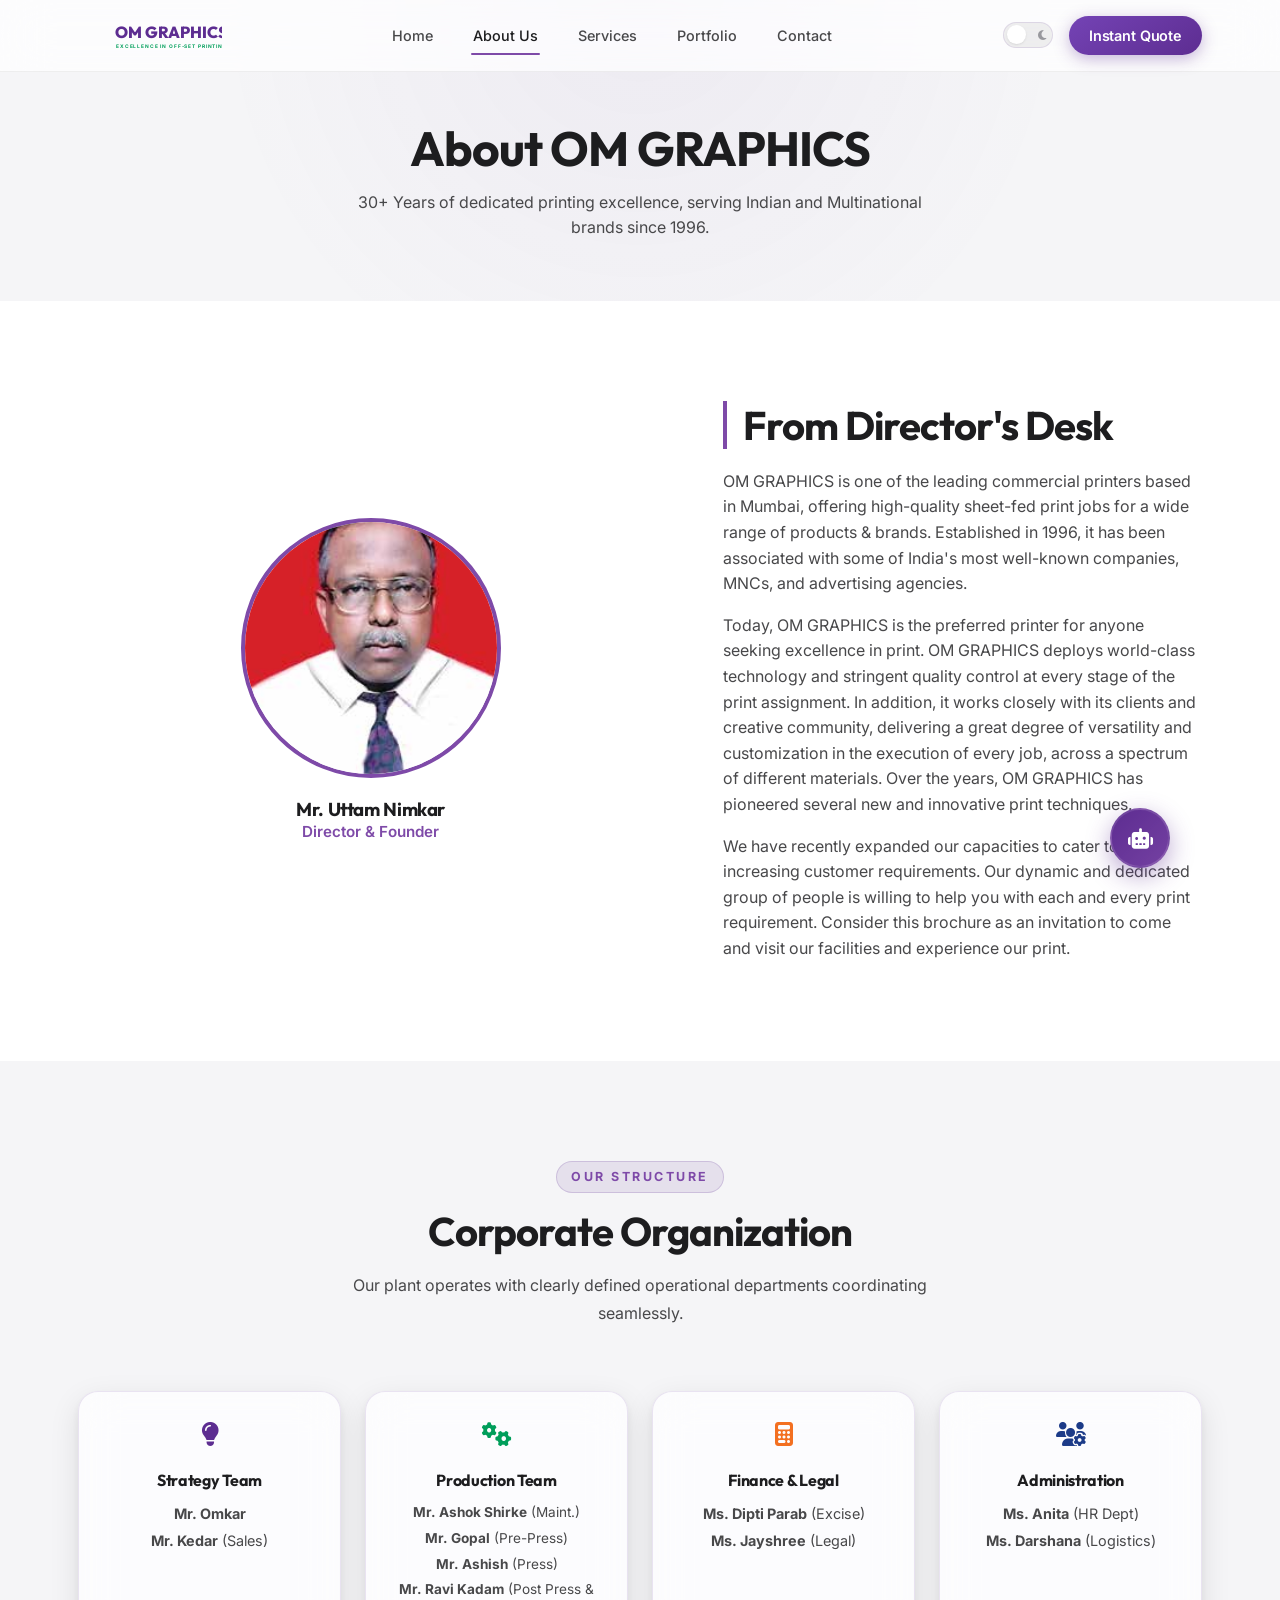
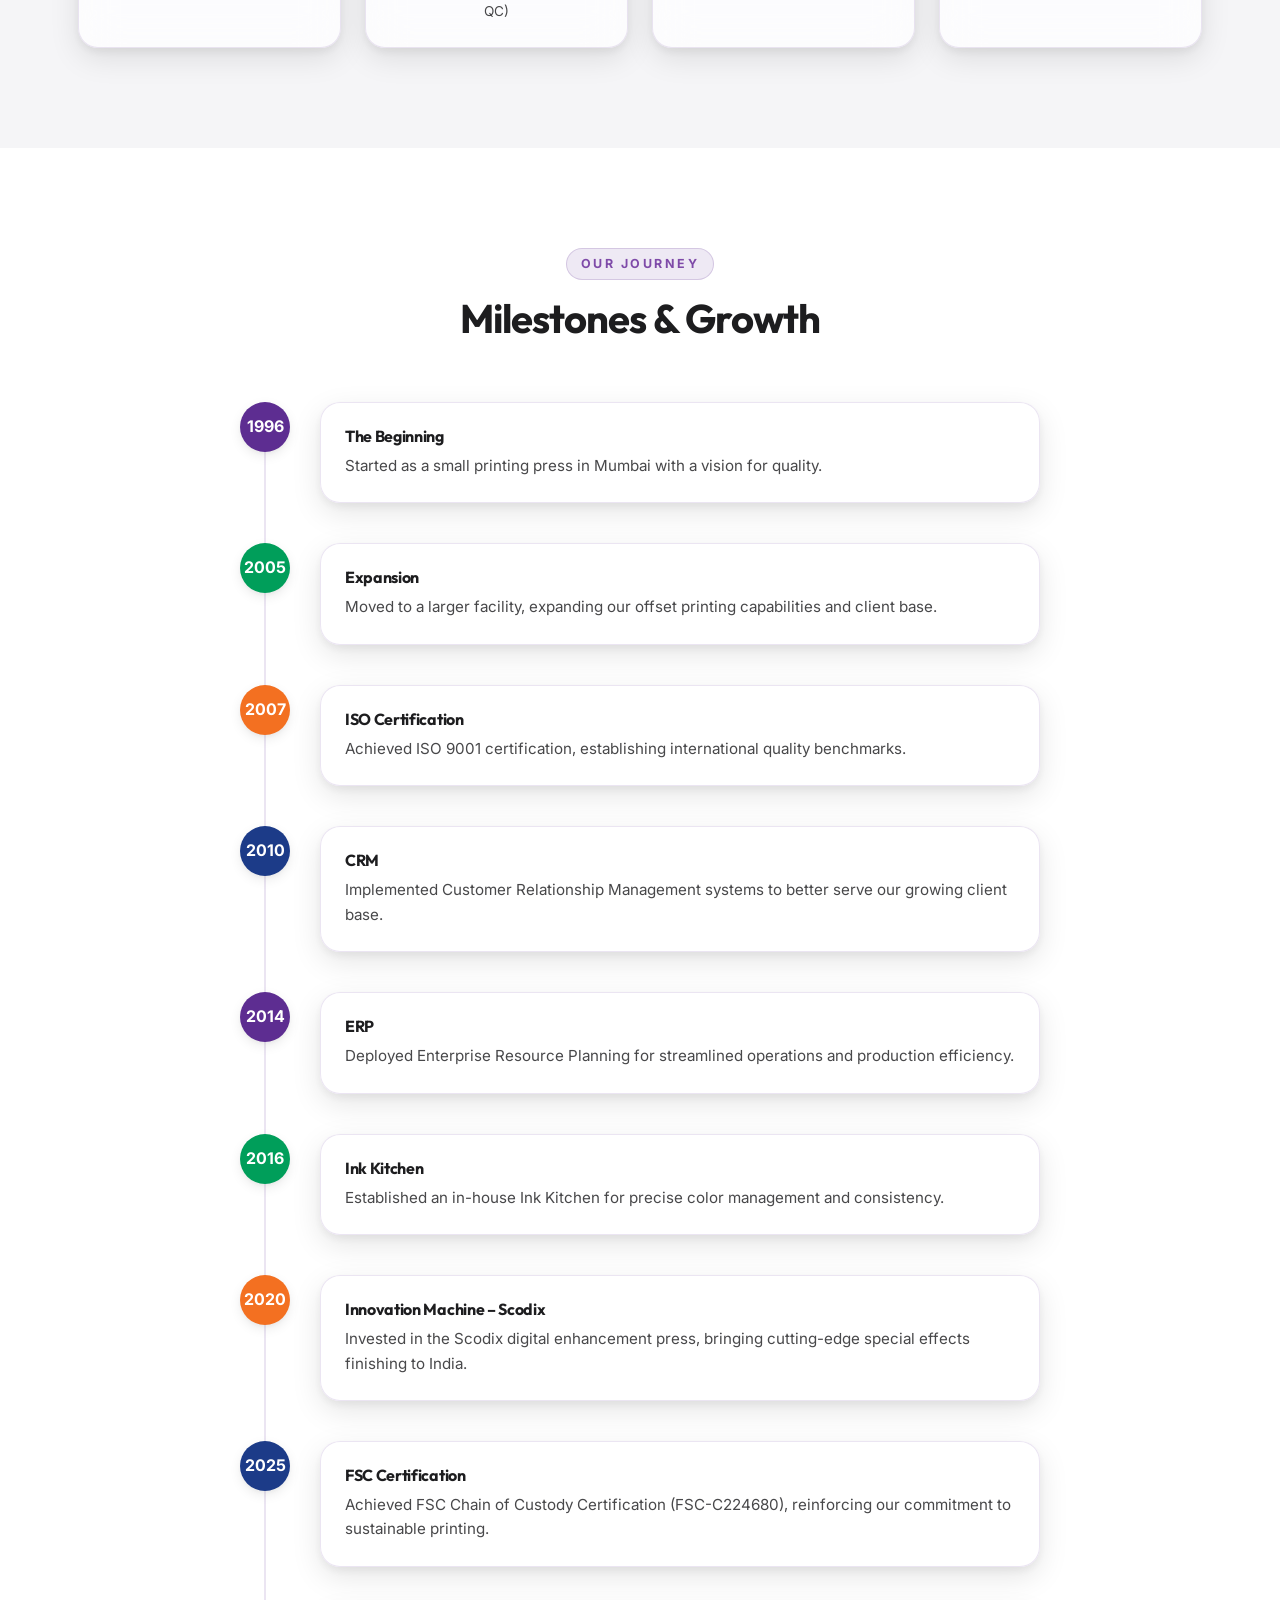
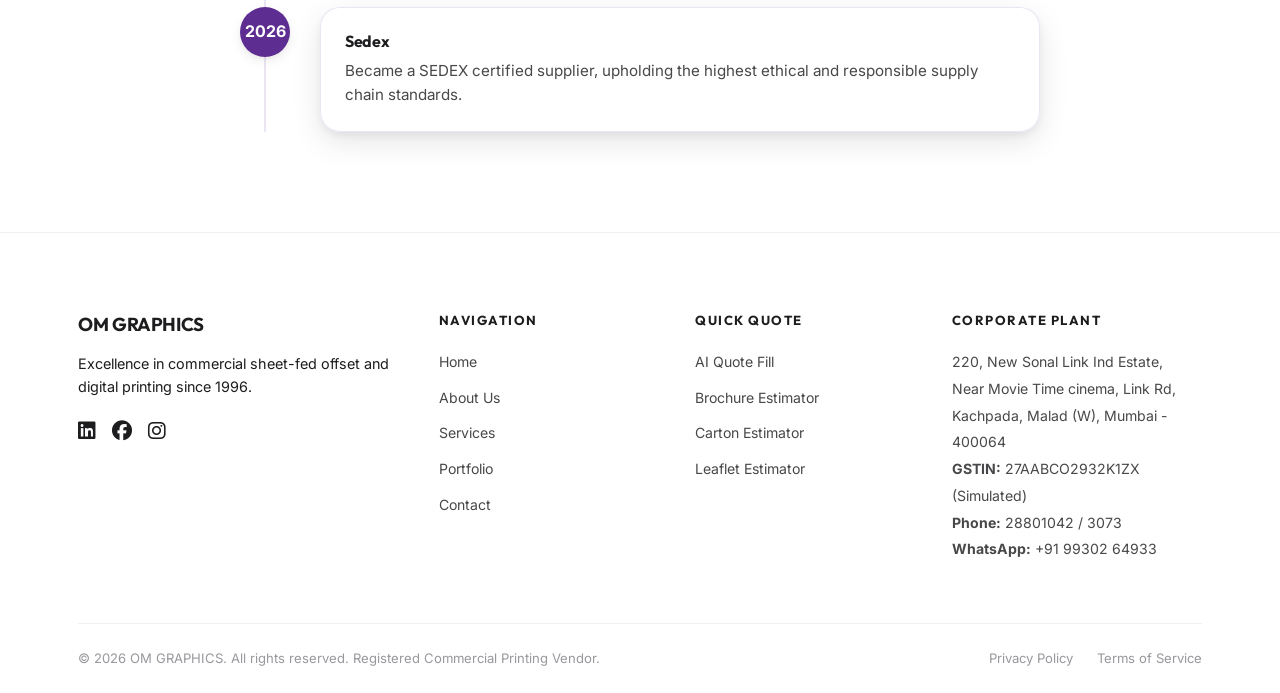
<file: about.html>
<!DOCTYPE html>
<html lang="en">
<head>
    <meta charset="UTF-8">
    <meta name="viewport" content="width=device-width, initial-scale=1.0">
    <title>About Us | OM GRAPHICS Printing Press Mumbai</title>
    <meta name="description" content="Learn about OM GRAPHICS's 30-year history of printing excellence since 1996. Discover Mr. Uttam Nimkar's director message, our organization structure, and quality controls.">
    <link rel="stylesheet" href="css/style.css">
    <link rel="stylesheet" href="https://cdnjs.cloudflare.com/ajax/libs/font-awesome/6.4.0/css/all.min.css">
</head>
<body>

    <!-- BACKGROUND -->
    <div class="background" aria-hidden="true">
        <div class="circle circle1"></div>
        <div class="circle circle2"></div>
        <div class="particles">
            <span></span>
            <span></span>
            <span></span>
            <span></span>
            <span></span>
        </div>
    </div>

    <!-- Header & Navigation -->
    <header class="header">
        <div class="container">
            <a href="index.html" class="logo-link">
                <svg class="logo-svg" viewBox="0 0 250 80" xmlns="http://www.w3.org/2000/svg">
                    <defs>
                        <linearGradient id="dropGrad" x1="0%" y1="0%" x2="100%" y2="100%">
                            <stop offset="0%" stop-color="#5D2D91" />
                            <stop offset="35%" stop-color="#009E5A" />
                            <stop offset="70%" stop-color="#F37021" />
                            <stop offset="100%" stop-color="#1C3B88" />
                        </linearGradient>
                        <filter id="shadow" x="-10%" y="-10%" width="120%" height="120%">
                            <drop-shadow dx="1" dy="2" stdDeviation="2" flood-color="#1C3B88" flood-opacity="0.3"/>
                        </filter>
                    </defs>
                    <g transform="translate(10, -5) scale(0.95)" filter="url(#shadow)">
                        <path d="M 28,22 C 22,22 17,27 17,32 C 17,37 20,40 24,40 C 28,40 31,37 31,34 C 31,30 27,27 24,29 C 23,30 22,31 22,32 C 22,32 23,32 23,32 C 25,32 27,34 26,36 C 25,38 22,37 22,34 C 22,29 27,25 32,25 C 37,25 41,29 41,34 C 41,39 37,42 34,44 L 34,47 C 38,47 42,43 45,40 C 47,38 49,36 50,33 C 51,30 51,26 49,23 C 47,19 41,16 35,16 C 30,16 26,18 24,20" fill="#5D2D91" />
                        <path d="M 31,45 C 29,48 26,51 22,51 C 18,51 15,48 15,44 C 15,40 18,37 22,37 C 24,37 26,38 27,40" stroke="#1C3B88" stroke-width="1.5" fill="none" />
                        <path d="M 34,44 C 31,47 28,52 28,58 C 28,64 32,68 37,68 C 42,68 46,63 46,57 C 46,53 43,49 40,47" fill="#009E5A" />
                        <path d="M 25,12 C 28,12 30,10 30,7 C 30,4 28,2 25,2 C 22,2 20,4 20,7 C 20,10 22,12 25,12 Z" fill="#F37021" />
                        <path d="M 22,15 C 24,17 26,17 28,15" stroke="#5D2D91" stroke-width="2" fill="none" />
                    </g>
                    <text x="65" y="44" font-family="'Outfit', sans-serif" font-size="28" font-weight="800" fill="#5D2D91">OM GRAPHICS</text>
                    <text x="66" y="60" font-family="'Inter', sans-serif" font-size="8.5" font-weight="700" fill="#009E5A" letter-spacing="1.5">EXCELLENCE IN OFF-SET PRINTING</text>
                </svg>
            </a>

            <nav class="nav-menu">
                <a href="index.html" class="nav-link">Home</a>
                <a href="about.html" class="nav-link active">About Us</a>
                <a href="services.html" class="nav-link">Services</a>
                <a href="portfolio.html" class="nav-link">Portfolio</a>
                <a href="contact.html" class="nav-link">Contact</a>
            </nav>

            <div class="nav-actions">
                <label class="theme-switch" for="themeToggle">
                    <input type="checkbox" id="themeToggle" aria-label="Toggle Dark Mode">
                    <span class="slider">
                        <i class="fas fa-sun slider-icon"></i>
                        <i class="fas fa-moon slider-icon"></i>
                    </span>
                </label>
                <a href="quote.html" class="btn btn-primary" style="padding: 8px 20px; font-size: 0.9rem;">Instant Quote</a>
                <button class="hamburger" aria-label="Open navigation menu" aria-expanded="false">
                    <span></span>
                    <span></span>
                    <span></span>
                </button>
            </div>
        </div>
    </header>

    <!-- Subpage Banner -->
    <section class="section" style="padding: 120px 0 60px 0; background: radial-gradient(circle at top, rgba(93, 45, 145, 0.05), transparent 60%);">
        <div class="container text-center">
            <h1 style="font-size: 3rem; margin-bottom: 12px;">About OM GRAPHICS</h1>
            <p style="color: var(--text-secondary); max-width: 600px; margin: 0 auto;">30+ Years of dedicated printing excellence, serving Indian and Multinational brands since 1996.</p>
        </div>
    </section>

    <!-- Director's Message -->
    <section class="section" style="background-color: var(--bg-secondary);">
        <div class="container">
            <div class="grid hero-grid" style="align-items: center; gap: 60px;">
                <div class="text-center">
                    <!-- Director Photo Box -->
                    <div style="width: 260px; height: 260px; border-radius: 50%; border: 4px solid var(--clr-purple-light); overflow: hidden; margin: 0 auto 20px auto; background: var(--bg-tertiary); display: flex; align-items: center; justify-content: center;">
                        <img src="Assets/director-uttam-nimkar.jpeg" alt="Mr. Uttam Nimkar" style="width: 100%; height: 100%; object-fit: cover;" onerror="this.onerror=function(){this.style.display='none'; document.getElementById('director-fallback-icon').style.display='block';};">
                        <i id="director-fallback-icon" class="fas fa-user-tie fa-6x" style="color: var(--text-light); display: none;"></i>
                    </div>
                    <h3>Mr. Uttam Nimkar</h3>
                    <p style="color: var(--clr-purple-light); font-weight: 600; font-size: 0.95rem;">Director & Founder</p>
                </div>
                <div>
                    <h2 class="section-title" style="margin-bottom: 20px; border-left: 4px solid var(--clr-purple-light); padding-left: 16px;">From Director's Desk</h2>
                    <p style="margin-bottom: 16px; color: var(--text-secondary);">
                        OM GRAPHICS is one of the leading commercial printers based in Mumbai, offering high-quality sheet-fed print jobs for a wide range of products & brands. Established in 1996, it has been associated with some of India's most well-known companies, MNCs, and advertising agencies.
                    </p>
                    <p style="margin-bottom: 16px; color: var(--text-secondary);">
                        Today, OM GRAPHICS is the preferred printer for anyone seeking excellence in print. OM GRAPHICS deploys world-class technology and stringent quality control at every stage of the print assignment. In addition, it works closely with its clients and creative community, delivering a great degree of versatility and customization in the execution of every job, across a spectrum of different materials. Over the years, OM GRAPHICS has pioneered several new and innovative print techniques.
                    </p>
                    <p style="color: var(--text-secondary);">
                        We have recently expanded our capacities to cater to ever-increasing customer requirements. Our dynamic and dedicated group of people is willing to help you with each and every print requirement. Consider this brochure as an invitation to come and visit our facilities and experience our print.
                    </p>
                </div>
            </div>
        </div>
    </section>

    <!-- Organizational Chart -->
    <section class="section">
        <div class="container">
            <div class="section-header center text-center">
                <span class="section-subtitle">Our Structure</span>
                <h2 class="section-title">Corporate Organization</h2>
                <p class="section-desc">Our plant operates with clearly defined operational departments coordinating seamlessly.</p>
            </div>
            
            <div class="grid strengths-grid" style="grid-template-columns: repeat(auto-fit, minmax(220px, 1fr)); gap: 24px;">
                <div class="glass-card" style="padding: 24px; text-align: center;">
                    <div style="font-size: 1.5rem; color: var(--clr-purple); margin-bottom: 16px;"><i class="fas fa-lightbulb"></i></div>
                    <h4 style="margin-bottom: 12px;">Strategy Team</h4>
                    <p style="font-size: 0.9rem; color: var(--text-secondary); margin-bottom: 4px;"><strong>Mr. Omkar</strong></p>
                    <p style="font-size: 0.9rem; color: var(--text-secondary);"><strong>Mr. Kedar</strong> (Sales)</p>
                </div>
                <div class="glass-card" style="padding: 24px; text-align: center;">
                    <div style="font-size: 1.5rem; color: var(--clr-green); margin-bottom: 16px;"><i class="fas fa-cogs"></i></div>
                    <h4 style="margin-bottom: 12px;">Production Team</h4>
                    <p style="font-size: 0.85rem; color: var(--text-secondary); margin-bottom: 4px;"><strong>Mr. Ashok Shirke</strong> (Maint.)</p>
                    <p style="font-size: 0.85rem; color: var(--text-secondary); margin-bottom: 4px;"><strong>Mr. Gopal</strong> (Pre-Press)</p>
                    <p style="font-size: 0.85rem; color: var(--text-secondary); margin-bottom: 4px;"><strong>Mr. Ashish</strong> (Press)</p>
                    <p style="font-size: 0.85rem; color: var(--text-secondary);"><strong>Mr. Ravi Kadam</strong> (Post Press & QC)</p>
                </div>
                <div class="glass-card" style="padding: 24px; text-align: center;">
                    <div style="font-size: 1.5rem; color: var(--clr-orange); margin-bottom: 16px;"><i class="fas fa-calculator"></i></div>
                    <h4 style="margin-bottom: 12px;">Finance & Legal</h4>
                    <p style="font-size: 0.9rem; color: var(--text-secondary); margin-bottom: 4px;"><strong>Ms. Dipti Parab</strong> (Excise)</p>
                    <p style="font-size: 0.9rem; color: var(--text-secondary);"><strong>Ms. Jayshree</strong> (Legal)</p>
                </div>
                <div class="glass-card" style="padding: 24px; text-align: center;">
                    <div style="font-size: 1.5rem; color: var(--clr-blue); margin-bottom: 16px;"><i class="fas fa-users-cog"></i></div>
                    <h4 style="margin-bottom: 12px;">Administration</h4>
                    <p style="font-size: 0.9rem; color: var(--text-secondary); margin-bottom: 4px;"><strong>Ms. Anita</strong> (HR Dept)</p>
                    <p style="font-size: 0.9rem; color: var(--text-secondary);"><strong>Ms. Darshana</strong> (Logistics)</p>
                </div>
            </div>
        </div>
    </section>

    <!-- Company Timeline / Milestones -->
    <section class="section" style="background-color: var(--bg-secondary);">
        <div class="container">
            <div class="section-header center text-center" style="margin-bottom: 60px;">
                <span class="section-subtitle">Our Journey</span>
                <h2 class="section-title">Milestones & Growth</h2>
            </div>
            
            <!-- Timeline elements styled directly in CSS container grid -->
            <div style="display: flex; flex-direction: column; gap: 40px; max-width: 800px; margin: 0 auto; position: relative;">
                <!-- Vertical center line -->
                <div style="position: absolute; left: 24px; top: 0; bottom: 0; width: 2px; background: var(--border-glass);"></div>
                
                <!-- 1996 -->
                <div style="display: flex; gap: 30px; position: relative;">
                    <div style="width: 50px; height: 50px; border-radius: 50%; background: var(--clr-purple); color: #FFF; display: flex; align-items: center; justify-content: center; font-weight: 700; z-index: 2; flex-shrink: 0; box-shadow: var(--shadow-sm);">
                        1996
                    </div>
                    <div class="glass-card" style="padding: 24px; width: 100%;">
                        <h4 style="margin-bottom: 8px;">The Beginning</h4>
                        <p style="color: var(--text-secondary); font-size: 0.95rem;">Started as a small printing press in Mumbai with a vision for quality.</p>
                    </div>
                </div>

                <!-- 2005 -->
                <div style="display: flex; gap: 30px; position: relative;">
                    <div style="width: 50px; height: 50px; border-radius: 50%; background: var(--clr-green); color: #FFF; display: flex; align-items: center; justify-content: center; font-weight: 700; z-index: 2; flex-shrink: 0; box-shadow: var(--shadow-sm);">
                        2005
                    </div>
                    <div class="glass-card" style="padding: 24px; width: 100%;">
                        <h4 style="margin-bottom: 8px;">Expansion</h4>
                        <p style="color: var(--text-secondary); font-size: 0.95rem;">Moved to a larger facility, expanding our offset printing capabilities and client base.</p>
                    </div>
                </div>

                <!-- 2007 -->
                <div style="display: flex; gap: 30px; position: relative;">
                    <div style="width: 50px; height: 50px; border-radius: 50%; background: var(--clr-orange); color: #FFF; display: flex; align-items: center; justify-content: center; font-weight: 700; z-index: 2; flex-shrink: 0; box-shadow: var(--shadow-sm);">
                        2007
                    </div>
                    <div class="glass-card" style="padding: 24px; width: 100%;">
                        <h4 style="margin-bottom: 8px;">ISO Certification</h4>
                        <p style="color: var(--text-secondary); font-size: 0.95rem;">Achieved ISO 9001 certification, establishing international quality benchmarks.</p>
                    </div>
                </div>

                <!-- 2010 -->
                <div style="display: flex; gap: 30px; position: relative;">
                    <div style="width: 50px; height: 50px; border-radius: 50%; background: var(--clr-blue); color: #FFF; display: flex; align-items: center; justify-content: center; font-weight: 700; z-index: 2; flex-shrink: 0; box-shadow: var(--shadow-sm);">
                        2010
                    </div>
                    <div class="glass-card" style="padding: 24px; width: 100%;">
                        <h4 style="margin-bottom: 8px;">CRM</h4>
                        <p style="color: var(--text-secondary); font-size: 0.95rem;">Implemented Customer Relationship Management systems to better serve our growing client base.</p>
                    </div>
                </div>

                <!-- 2014 -->
                <div style="display: flex; gap: 30px; position: relative;">
                    <div style="width: 50px; height: 50px; border-radius: 50%; background: var(--clr-purple); color: #FFF; display: flex; align-items: center; justify-content: center; font-weight: 700; z-index: 2; flex-shrink: 0; box-shadow: var(--shadow-sm);">
                        2014
                    </div>
                    <div class="glass-card" style="padding: 24px; width: 100%;">
                        <h4 style="margin-bottom: 8px;">ERP</h4>
                        <p style="color: var(--text-secondary); font-size: 0.95rem;">Deployed Enterprise Resource Planning for streamlined operations and production efficiency.</p>
                    </div>
                </div>

                <!-- 2016 -->
                <div style="display: flex; gap: 30px; position: relative;">
                    <div style="width: 50px; height: 50px; border-radius: 50%; background: var(--clr-green); color: #FFF; display: flex; align-items: center; justify-content: center; font-weight: 700; z-index: 2; flex-shrink: 0; box-shadow: var(--shadow-sm);">
                        2016
                    </div>
                    <div class="glass-card" style="padding: 24px; width: 100%;">
                        <h4 style="margin-bottom: 8px;">Ink Kitchen</h4>
                        <p style="color: var(--text-secondary); font-size: 0.95rem;">Established an in-house Ink Kitchen for precise color management and consistency.</p>
                    </div>
                </div>

                <!-- 2020 -->
                <div style="display: flex; gap: 30px; position: relative;">
                    <div style="width: 50px; height: 50px; border-radius: 50%; background: var(--clr-orange); color: #FFF; display: flex; align-items: center; justify-content: center; font-weight: 700; z-index: 2; flex-shrink: 0; box-shadow: var(--shadow-sm);">
                        2020
                    </div>
                    <div class="glass-card" style="padding: 24px; width: 100%;">
                        <h4 style="margin-bottom: 8px;">Innovation Machine – Scodix</h4>
                        <p style="color: var(--text-secondary); font-size: 0.95rem;">Invested in the Scodix digital enhancement press, bringing cutting-edge special effects finishing to India.</p>
                    </div>
                </div>

                <!-- 2025 -->
                <div style="display: flex; gap: 30px; position: relative;">
                    <div style="width: 50px; height: 50px; border-radius: 50%; background: var(--clr-blue); color: #FFF; display: flex; align-items: center; justify-content: center; font-weight: 700; z-index: 2; flex-shrink: 0; box-shadow: var(--shadow-sm);">
                        2025
                    </div>
                    <div class="glass-card" style="padding: 24px; width: 100%;">
                        <h4 style="margin-bottom: 8px;">FSC Certification</h4>
                        <p style="color: var(--text-secondary); font-size: 0.95rem;">Achieved FSC Chain of Custody Certification (FSC-C224680), reinforcing our commitment to sustainable printing.</p>
                    </div>
                </div>

                <!-- 2026 -->
                <div style="display: flex; gap: 30px; position: relative;">
                    <div style="width: 50px; height: 50px; border-radius: 50%; background: var(--clr-purple); color: #FFF; display: flex; align-items: center; justify-content: center; font-weight: 700; z-index: 2; flex-shrink: 0; box-shadow: var(--shadow-sm);">
                        2026
                    </div>
                    <div class="glass-card" style="padding: 24px; width: 100%;">
                        <h4 style="margin-bottom: 8px;">Sedex</h4>
                        <p style="color: var(--text-secondary); font-size: 0.95rem;">Became a SEDEX certified supplier, upholding the highest ethical and responsible supply chain standards.</p>
                    </div>
                </div>
            </div>
        </div>
    </section>

    <!-- Footer -->
    <footer class="footer">
        <div class="container">
            <div class="grid footer-grid">
                <div>
                    <h3 style="margin-bottom: 16px; font-family: var(--font-heading);">OM GRAPHICS</h3>
                    <p style="margin-bottom: 20px; font-size: 0.9rem;">Excellence in commercial sheet-fed offset and digital printing since 1996.</p>
                    <div style="display:flex; gap:16px;">
                        <a href="#" aria-label="LinkedIn"><i class="fab fa-linkedin fa-lg"></i></a>
                        <a href="#" aria-label="Facebook"><i class="fab fa-facebook fa-lg"></i></a>
                        <a href="#" aria-label="Instagram"><i class="fab fa-instagram fa-lg"></i></a>
                    </div>
                </div>
                <div>
                    <h4 class="footer-col-title">Navigation</h4>
                    <ul class="footer-links">
                        <li><a href="index.html" class="footer-link">Home</a></li>
                        <li><a href="about.html" class="footer-link">About Us</a></li>
                        <li><a href="services.html" class="footer-link">Services</a></li>
                        <li><a href="portfolio.html" class="footer-link">Portfolio</a></li>
                        <li><a href="contact.html" class="footer-link">Contact</a></li>
                    </ul>
                </div>
                <div>
                    <h4 class="footer-col-title">Quick Quote</h4>
                    <ul class="footer-links">
                        <li><a href="quote.html" class="footer-link">AI Quote Fill</a></li>
                        <li><a href="quote.html" class="footer-link">Brochure Estimator</a></li>
                        <li><a href="quote.html" class="footer-link">Carton Estimator</a></li>
                        <li><a href="quote.html" class="footer-link">Leaflet Estimator</a></li>
                    </ul>
                </div>
                <div>
                    <h4 class="footer-col-title">Corporate Plant</h4>
                    <address class="footer-address">
                        220, New Sonal Link Ind Estate,<br>
                        Near Movie Time cinema, Link Rd,<br>
                        Kachpada, Malad (W), Mumbai - 400064<br>
                        <strong>GSTIN:</strong> 27AABCO2932K1ZX (Simulated)<br>
                        <strong>Phone:</strong> <a href="tel:+912228801042" style="color: inherit;">28801042</a> / <a href="tel:+912228803073" style="color: inherit;">3073</a><br>
                        <strong>WhatsApp:</strong> <a href="https://wa.me/919930264933" style="color: inherit;" target="_blank" rel="noopener noreferrer">+91 99302 64933</a>
                    </address>
                </div>
            </div>
            
            <div class="footer-bottom">
                <p class="footer-copyright">© 2026 OM GRAPHICS. All rights reserved. Registered Commercial Printing Vendor.</p>
                <div class="footer-bottom-links">
                    <a href="#">Privacy Policy</a>
                    <a href="#">Terms of Service</a>
                </div>
            </div>
        </div>
    </footer>

    <script src="js/main.js"></script>
    <script src="js/assistant.js" defer></script>
</body>
</html>
</file>
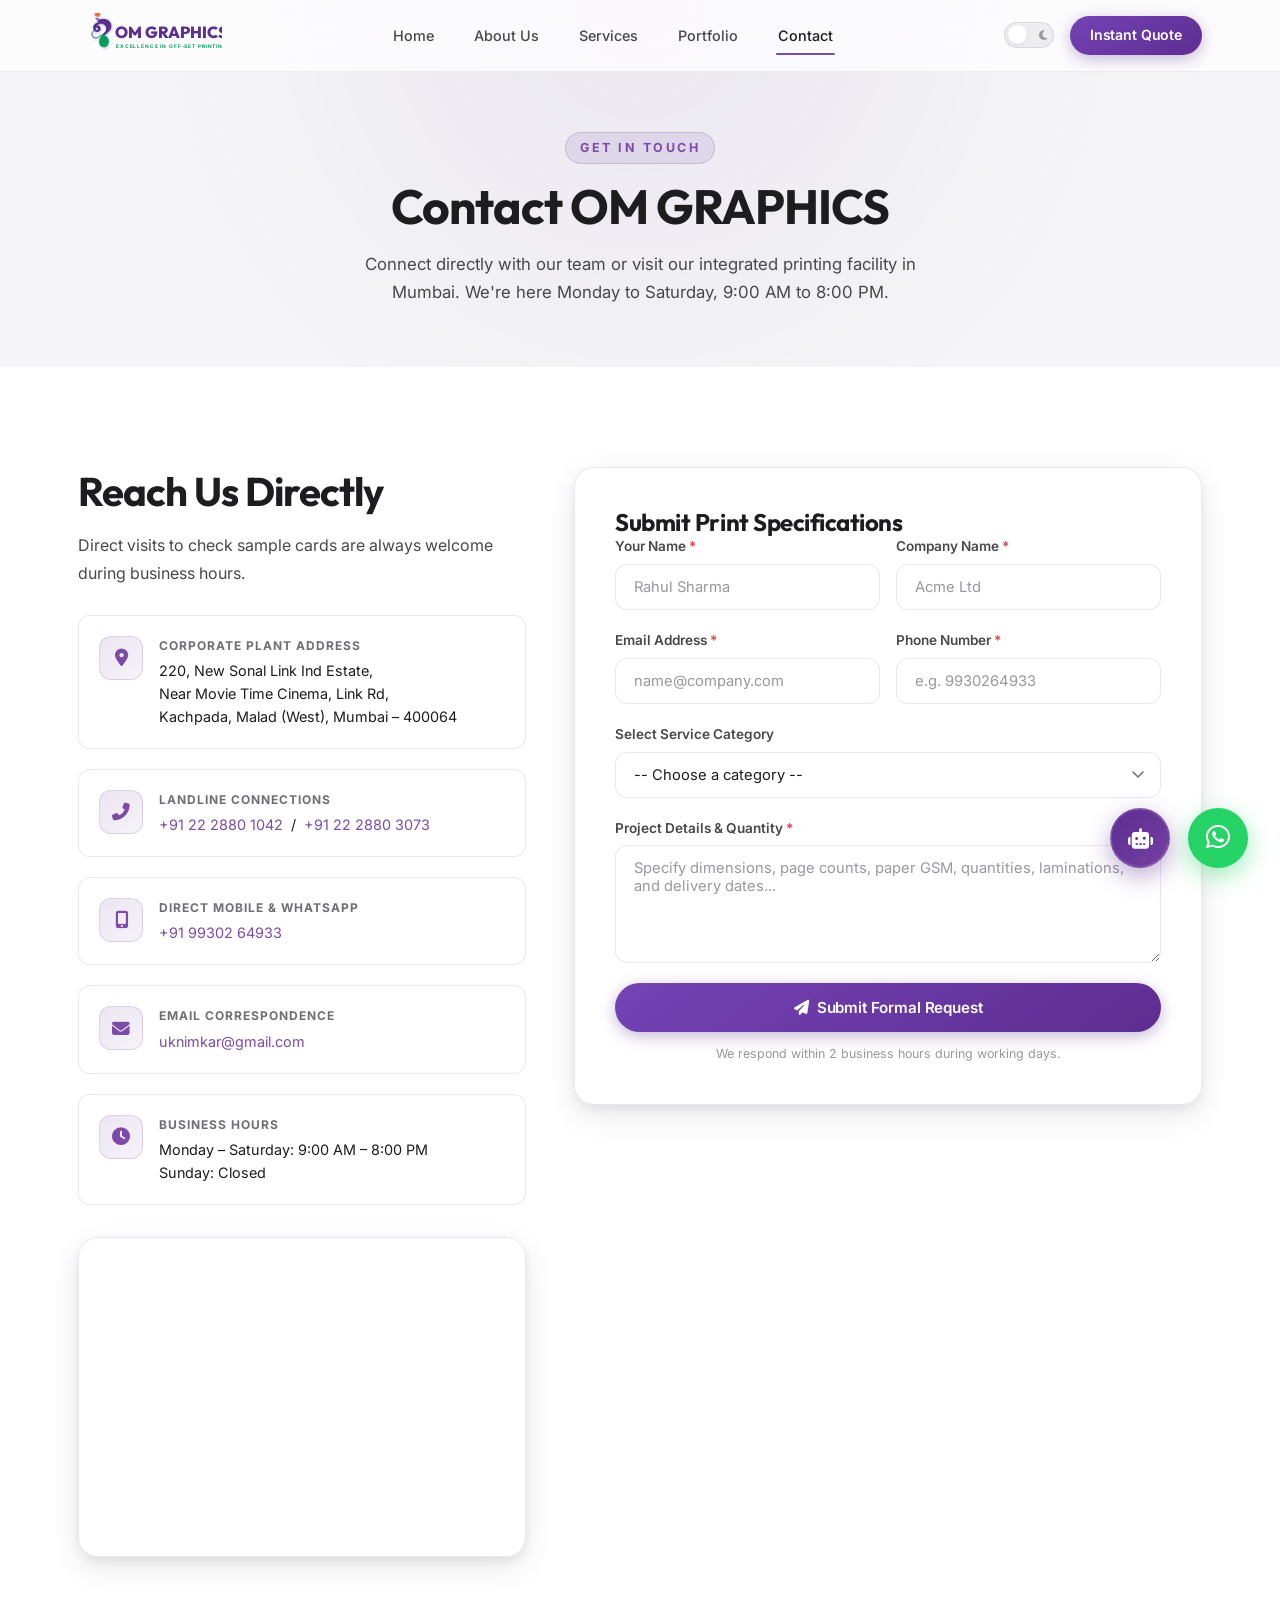
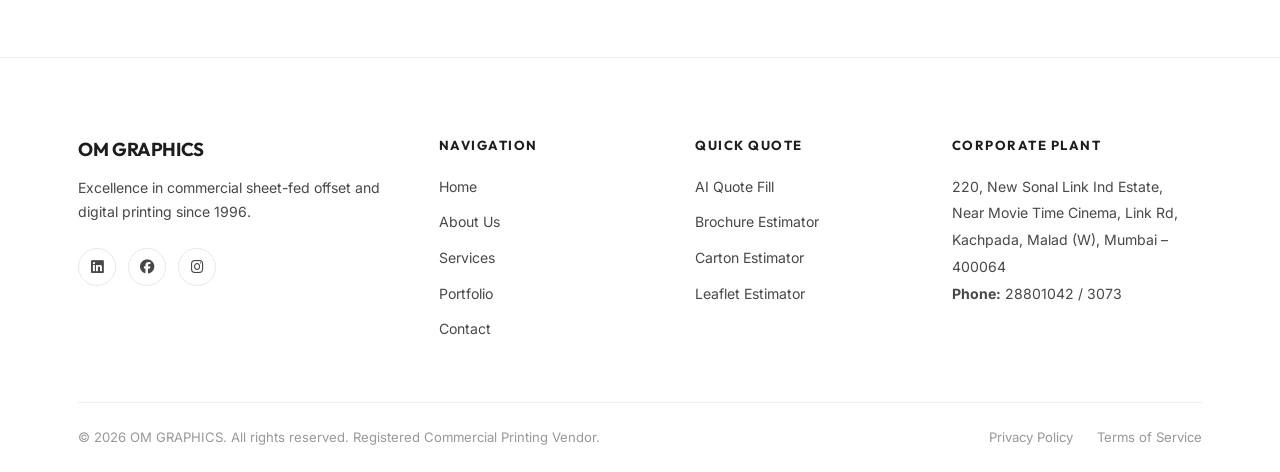
<file: contact.html>
<!DOCTYPE html>
<html lang="en">
<head>
    <meta charset="UTF-8">
    <meta name="viewport" content="width=device-width, initial-scale=1.0">
    <title>Contact Us | OM GRAPHICS Printing Press Mumbai</title>
    <meta name="description" content="Contact OM GRAPHICS commercial printing press in Mumbai. Find maps, corporate phone line, active mobile details, and submit print specifications directly.">
    <meta name="robots" content="index, follow">
    <link rel="stylesheet" href="css/style.css">
    <link rel="stylesheet" href="https://cdnjs.cloudflare.com/ajax/libs/font-awesome/6.4.0/css/all.min.css" crossorigin="anonymous" referrerpolicy="no-referrer">
</head>
<body>

    <!-- BACKGROUND -->
    <div class="background" aria-hidden="true">
        <div class="circle circle1"></div>
        <div class="circle circle2"></div>
        <div class="particles">
            <span></span>
            <span></span>
            <span></span>
            <span></span>
            <span></span>
        </div>
    </div>

    <!-- Header & Navigation -->
    <header class="header">
        <div class="container">
            <a href="index.html" class="logo-link" aria-label="OM GRAPHICS Home">
                <svg class="logo-svg" viewBox="0 0 250 80" xmlns="http://www.w3.org/2000/svg" aria-hidden="true">
                    <defs>
                        <linearGradient id="dropGrad" x1="0%" y1="0%" x2="100%" y2="100%">
                            <stop offset="0%" stop-color="#5D2D91" />
                            <stop offset="35%" stop-color="#009E5A" />
                            <stop offset="70%" stop-color="#F37021" />
                            <stop offset="100%" stop-color="#1C3B88" />
                        </linearGradient>
                        <filter id="shadow" x="-10%" y="-10%" width="120%" height="120%">
                            <feDropShadow dx="1" dy="2" stdDeviation="2" flood-color="#1C3B88" flood-opacity="0.3"/>
                        </filter>
                    </defs>
                    <g transform="translate(10, -5) scale(0.95)" filter="url(#shadow)">
                        <path d="M 28,22 C 22,22 17,27 17,32 C 17,37 20,40 24,40 C 28,40 31,37 31,34 C 31,30 27,27 24,29 C 23,30 22,31 22,32 C 22,32 23,32 23,32 C 25,32 27,34 26,36 C 25,38 22,37 22,34 C 22,29 27,25 32,25 C 37,25 41,29 41,34 C 41,39 37,42 34,44 L 34,47 C 38,47 42,43 45,40 C 47,38 49,36 50,33 C 51,30 51,26 49,23 C 47,19 41,16 35,16 C 30,16 26,18 24,20" fill="#5D2D91" />
                        <path d="M 31,45 C 29,48 26,51 22,51 C 18,51 15,48 15,44 C 15,40 18,37 22,37 C 24,37 26,38 27,40" stroke="#1C3B88" stroke-width="1.5" fill="none" />
                        <path d="M 34,44 C 31,47 28,52 28,58 C 28,64 32,68 37,68 C 42,68 46,63 46,57 C 46,53 43,49 40,47" fill="#009E5A" />
                        <path d="M 25,12 C 28,12 30,10 30,7 C 30,4 28,2 25,2 C 22,2 20,4 20,7 C 20,10 22,12 25,12 Z" fill="#F37021" />
                        <path d="M 22,15 C 24,17 26,17 28,15" stroke="#5D2D91" stroke-width="2" fill="none" />
                    </g>
                    <text x="65" y="44" font-family="'Outfit', sans-serif" font-size="28" font-weight="800" fill="#5D2D91">OM GRAPHICS</text>
                    <text x="66" y="60" font-family="'Inter', sans-serif" font-size="8.5" font-weight="700" fill="#009E5A" letter-spacing="1.5">EXCELLENCE IN OFF-SET PRINTING</text>
                </svg>
            </a>

            <nav class="nav-menu" id="navMenu" role="navigation" aria-label="Main navigation">
                <a href="index.html" class="nav-link">Home</a>
                <a href="about.html" class="nav-link">About Us</a>
                <a href="services.html" class="nav-link">Services</a>
                <a href="portfolio.html" class="nav-link">Portfolio</a>
                <a href="contact.html" class="nav-link active" aria-current="page">Contact</a>
            </nav>

            <div class="nav-actions">
                <label class="theme-switch" for="themeToggle" aria-label="Toggle dark mode">
                    <input type="checkbox" id="themeToggle">
                    <span class="slider">
                        <i class="fas fa-sun slider-icon" aria-hidden="true"></i>
                        <i class="fas fa-moon slider-icon" aria-hidden="true"></i>
                    </span>
                </label>
                <a href="quote.html" class="btn btn-primary" style="padding: 8px 20px; font-size: 0.88rem;">Instant Quote</a>
                <button class="hamburger" aria-label="Toggle navigation menu" aria-expanded="false" aria-controls="navMenu">
                    <span></span>
                    <span></span>
                    <span></span>
                </button>
            </div>
        </div>
    </header>

    <!-- Page Banner -->
    <section class="page-banner">
        <div class="container">
            <span class="section-subtitle">Get In Touch</span>
            <h1>Contact OM GRAPHICS</h1>
            <p>Connect directly with our team or visit our integrated printing facility in Mumbai. We're here Monday to Saturday, 9:00 AM to 8:00 PM.</p>
        </div>
    </section>

    <!-- Contact Content -->
    <section class="section" style="background-color: var(--bg-secondary);">
        <div class="container">
            <div class="contact-grid">
                
                <!-- Left: Contact Info -->
                <div class="reveal">
                    <h2 class="section-title">Reach Us Directly</h2>
                    <p class="section-desc">Direct visits to check sample cards are always welcome during business hours.</p>

                    <div class="contact-info-list">
                        
                        <div class="contact-info-item">
                            <div class="contact-info-icon" aria-hidden="true">
                                <i class="fas fa-map-marker-alt"></i>
                            </div>
                            <div>
                                <div class="contact-info-title">Corporate Plant Address</div>
                                <div class="contact-info-text">
                                    220, New Sonal Link Ind Estate,<br>
                                    Near Movie Time Cinema, Link Rd,<br>
                                    Kachpada, Malad (West), Mumbai – 400064
                                </div>
                            </div>
                        </div>

                        <div class="contact-info-item">
                            <div class="contact-info-icon" aria-hidden="true">
                                <i class="fas fa-phone-alt"></i>
                            </div>
                            <div>
                                <div class="contact-info-title">Landline Connections</div>
                                <div class="contact-info-text">
                                    <a href="tel:+912228801042">+91 22 2880 1042</a> &nbsp;/&nbsp;
                                    <a href="tel:+912228803073">+91 22 2880 3073</a>
                                </div>
                            </div>
                        </div>

                        <div class="contact-info-item">
                            <div class="contact-info-icon" aria-hidden="true">
                                <i class="fas fa-mobile-alt"></i>
                            </div>
                            <div>
                                <div class="contact-info-title">Direct Mobile &amp; WhatsApp</div>
                                <div class="contact-info-text">
                                    <a href="tel:+919930264933">+91 99302 64933</a>
                                </div>
                            </div>
                        </div>

                        <div class="contact-info-item">
                            <div class="contact-info-icon" aria-hidden="true">
                                <i class="fas fa-envelope"></i>
                            </div>
                            <div>
                                <div class="contact-info-title">Email Correspondence</div>
                                <div class="contact-info-text">
                                    <a href="mailto:uknimkar@gmail.com">uknimkar@gmail.com</a>
                                </div>
                            </div>
                        </div>

                        <div class="contact-info-item">
                            <div class="contact-info-icon" aria-hidden="true">
                                <i class="fas fa-clock"></i>
                            </div>
                            <div>
                                <div class="contact-info-title">Business Hours</div>
                                <div class="contact-info-text">
                                    Monday – Saturday: 9:00 AM – 8:00 PM<br>
                                    Sunday: Closed
                                </div>
                            </div>
                        </div>

                    </div>

                    <!-- Interactive Map -->
                    <div class="map-container">
                        <iframe 
                            src="https://www.google.com/maps/embed?pb=!1m18!1m12!1m3!1d3768.1751842880757!2d72.83151817584501!3d19.187541648215906!2m3!1f0!2f0!3f0!3m2!1i1024!2i768!4f13.1!3m3!1m2!1s0x3be7b6e4b47eb68b%3A0xe7a503c58b9f7cb2!2sSonal%20Link%20Industrial%20Estate!5e0!3m2!1sen!2sin!4v1719700000000!5m2!1sen!2sin" 
                            width="100%" 
                            height="100%" 
                            allowfullscreen="" 
                            loading="lazy" 
                            referrerpolicy="no-referrer-when-downgrade"
                            title="Om Graphic Location Map">
                        </iframe>
                    </div>
                </div>

                <!-- Right: Contact Form -->
                <div class="glass-card contact-form-panel reveal">
                    <h2>Submit Print Specifications</h2>
                    
                    <form id="contactForm" class="contact-form-inner" novalidate autocomplete="on">
                        
                        <div class="form-row-2">
                            <div class="form-group">
                                <label for="cName">Your Name <span aria-hidden="true" style="color:#e53e3e">*</span></label>
                                <input 
                                    type="text" 
                                    id="cName" 
                                    name="name"
                                    class="form-control" 
                                    placeholder="Rahul Sharma" 
                                    required
                                    autocomplete="name"
                                    maxlength="100">
                            </div>
                            <div class="form-group">
                                <label for="cCompany">Company Name <span aria-hidden="true" style="color:#e53e3e">*</span></label>
                                <input 
                                    type="text" 
                                    id="cCompany" 
                                    name="company"
                                    class="form-control" 
                                    placeholder="Acme Ltd" 
                                    required
                                    autocomplete="organization"
                                    maxlength="100">
                            </div>
                        </div>

                        <div class="form-row-2">
                            <div class="form-group">
                                <label for="cEmail">Email Address <span aria-hidden="true" style="color:#e53e3e">*</span></label>
                                <input 
                                    type="email" 
                                    id="cEmail" 
                                    name="email"
                                    class="form-control" 
                                    placeholder="name@company.com" 
                                    required
                                    autocomplete="email"
                                    maxlength="200">
                            </div>
                            <div class="form-group">
                                <label for="cPhone">Phone Number <span aria-hidden="true" style="color:#e53e3e">*</span></label>
                                <input 
                                    type="tel" 
                                    id="cPhone" 
                                    name="phone"
                                    class="form-control" 
                                    placeholder="e.g. 9930264933" 
                                    required
                                    autocomplete="tel"
                                    pattern="[0-9+\-\s]{7,15}"
                                    maxlength="20">
                            </div>
                        </div>

                        <div class="form-group">
                            <label for="cService">Select Service Category</label>
                            <select id="cService" name="service" class="form-control">
                                <option value="">-- Choose a category --</option>
                                <option value="brochure">Publications / Brochures</option>
                                <option value="carton">Packaging / Cartons</option>
                                <option value="stationery">Stationery &amp; Corporate Mailers</option>
                                <option value="posm">Point of Sale Danglers</option>
                                <option value="other">Other / Custom</option>
                            </select>
                        </div>

                        <div class="form-group">
                            <label for="cMsg">Project Details &amp; Quantity <span aria-hidden="true" style="color:#e53e3e">*</span></label>
                            <textarea 
                                id="cMsg" 
                                name="message"
                                class="form-control" 
                                rows="5" 
                                placeholder="Specify dimensions, page counts, paper GSM, quantities, laminations, and delivery dates..." 
                                required
                                maxlength="2000"></textarea>
                        </div>

                        <div id="formError" style="display:none; color:#e53e3e; font-size:0.85rem; padding: 10px 14px; background: rgba(229,62,62,0.08); border-radius: 8px; border: 1px solid rgba(229,62,62,0.2);" role="alert"></div>

                        <button type="submit" class="btn btn-primary" style="width: 100%; justify-content: center; padding: 15px;">
                            <i class="fas fa-paper-plane" aria-hidden="true"></i> Submit Formal Request
                        </button>

                        <p style="font-size: 0.78rem; color: var(--text-light); text-align: center; margin-top: -8px;">
                            We respond within 2 business hours during working days.
                        </p>
                    </form>
                </div>

            </div>
        </div>
    </section>

    <!-- Footer -->
    <footer class="footer">
        <div class="container">
            <div class="grid footer-grid">
                <div>
                    <h3 style="margin-bottom: 16px; font-family: var(--font-heading);">OM GRAPHICS</h3>
                    <p class="footer-brand-desc">Excellence in commercial sheet-fed offset and digital printing since 1996.</p>
                    <div class="footer-social">
                        <a href="#" aria-label="LinkedIn"><i class="fab fa-linkedin" aria-hidden="true"></i></a>
                        <a href="#" aria-label="Facebook"><i class="fab fa-facebook" aria-hidden="true"></i></a>
                        <a href="#" aria-label="Instagram"><i class="fab fa-instagram" aria-hidden="true"></i></a>
                    </div>
                </div>
                <div>
                    <h4 class="footer-col-title">Navigation</h4>
                    <ul class="footer-links">
                        <li><a href="index.html" class="footer-link">Home</a></li>
                        <li><a href="about.html" class="footer-link">About Us</a></li>
                        <li><a href="services.html" class="footer-link">Services</a></li>
                        <li><a href="portfolio.html" class="footer-link">Portfolio</a></li>
                        <li><a href="contact.html" class="footer-link">Contact</a></li>
                    </ul>
                </div>
                <div>
                    <h4 class="footer-col-title">Quick Quote</h4>
                    <ul class="footer-links">
                        <li><a href="quote.html" class="footer-link">AI Quote Fill</a></li>
                        <li><a href="quote.html" class="footer-link">Brochure Estimator</a></li>
                        <li><a href="quote.html" class="footer-link">Carton Estimator</a></li>
                        <li><a href="quote.html" class="footer-link">Leaflet Estimator</a></li>
                    </ul>
                </div>
                <div>
                    <h4 class="footer-col-title">Corporate Plant</h4>
                    <address class="footer-address">
                        220, New Sonal Link Ind Estate,<br>
                        Near Movie Time Cinema, Link Rd,<br>
                        Kachpada, Malad (W), Mumbai – 400064<br>
                        <strong>Phone:</strong> <a href="tel:+912228801042" style="color: inherit;">28801042</a> / <a href="tel:+912228803073" style="color: inherit;">3073</a>
                    </address>
                </div>
            </div>
            
            <div class="footer-bottom">
                <p class="footer-copyright">© 2026 OM GRAPHICS. All rights reserved. Registered Commercial Printing Vendor.</p>
                <div class="footer-bottom-links">
                    <a href="#">Privacy Policy</a>
                    <a href="#">Terms of Service</a>
                </div>
            </div>
        </div>
    </footer>

    <!-- Floating WhatsApp -->
    <a href="https://wa.me/919930264933" class="floating-whatsapp" aria-label="Chat on WhatsApp" target="_blank" rel="noopener noreferrer">
        <i class="fab fa-whatsapp" aria-hidden="true"></i>
    </a>

    <script src="js/main.js"></script>
    <script src="js/assistant.js" defer></script>
    <script>
    // Enhanced contact form handler
    (function() {
        const form = document.getElementById('contactForm');
        const errorDiv = document.getElementById('formError');
        if (!form) return;

        form.addEventListener('submit', function(e) {
            e.preventDefault();
            errorDiv.style.display = 'none';

            // Validate email format
            const email = document.getElementById('cEmail').value.trim();
            const emailRegex = /^[^\s@]+@[^\s@]+\.[^\s@]+$/;
            if (!emailRegex.test(email)) {
                errorDiv.textContent = 'Please enter a valid email address.';
                errorDiv.style.display = 'block';
                document.getElementById('cEmail').focus();
                return;
            }

            // Validate phone format
            const phone = document.getElementById('cPhone').value.trim();
            const phoneRegex = /^[0-9+\-\s]{7,15}$/;
            if (!phoneRegex.test(phone)) {
                errorDiv.textContent = 'Please enter a valid phone number.';
                errorDiv.style.display = 'block';
                document.getElementById('cPhone').focus();
                return;
            }

            // Success
            if (window.showToast) {
                window.showToast('Your inquiry has been submitted! Our team will contact you within 2 hours.');
            }
            form.reset();
        });

        // Live validation feedback
        form.querySelectorAll('input[required], textarea[required]').forEach(function(input) {
            input.addEventListener('blur', function() {
                if (input.required && !input.value.trim()) {
                    input.style.borderColor = '#e53e3e';
                } else {
                    input.style.borderColor = '';
                }
            });
            input.addEventListener('focus', function() {
                input.style.borderColor = '';
            });
        });
    })();
    </script>
</body>
</html>
</file>
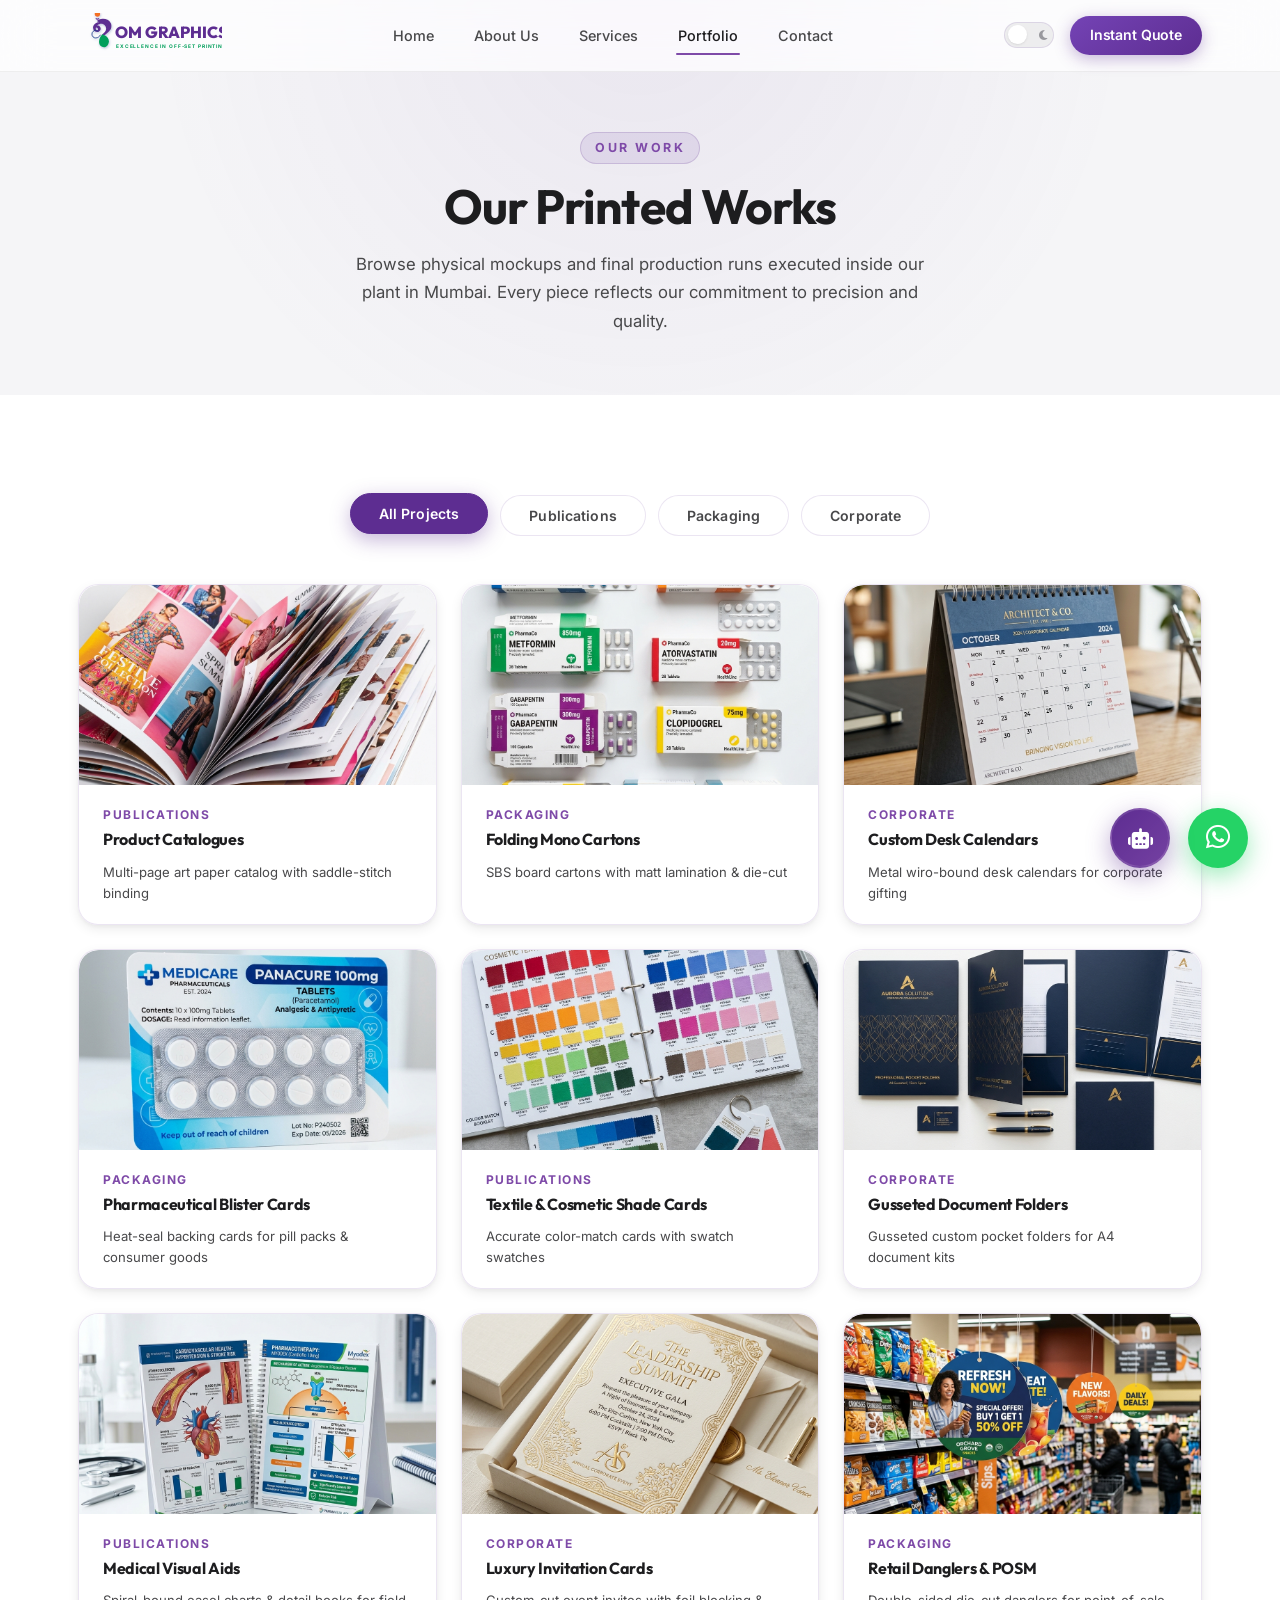
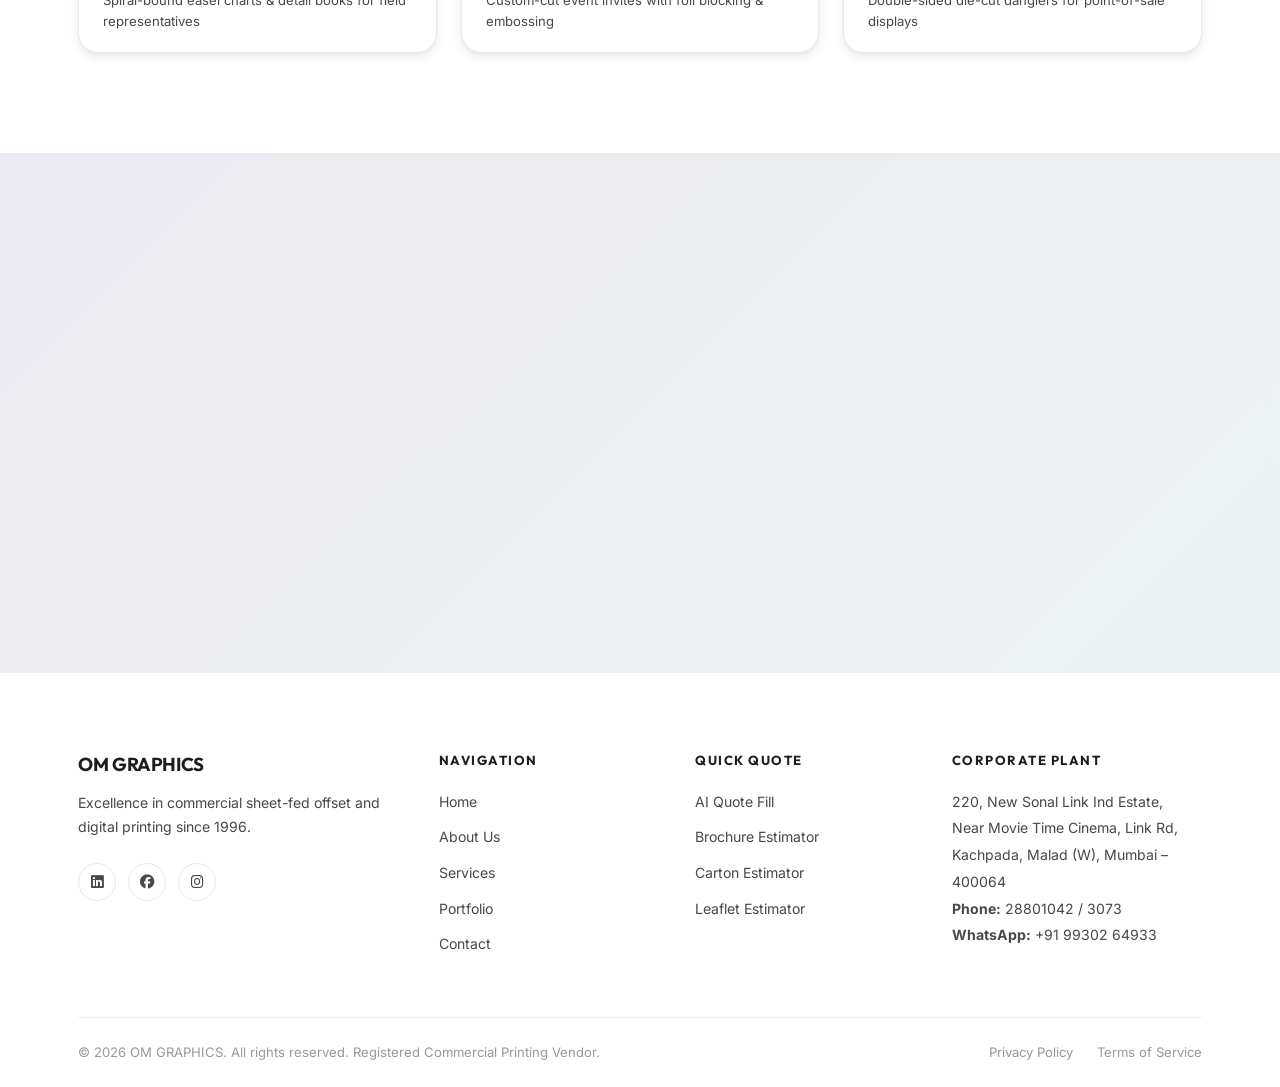
<file: portfolio.html>
<!DOCTYPE html>
<html lang="en">
<head>
    <meta charset="UTF-8">
    <meta name="viewport" content="width=device-width, initial-scale=1.0">
    <title>Portfolio | OM GRAPHICS Commercial Printing Press Mumbai</title>
    <meta name="description" content="View printed projects by OM GRAPHICS. Explore folding cartons, pharma blister cards, corporate booklets, calendars, and point of sale materials produced at our Mumbai plant.">
    <meta name="robots" content="index, follow">
    <link rel="stylesheet" href="css/style.css">
    <link rel="stylesheet" href="https://cdnjs.cloudflare.com/ajax/libs/font-awesome/6.4.0/css/all.min.css" crossorigin="anonymous" referrerpolicy="no-referrer">
</head>
<body>

    <!-- BACKGROUND -->
    <div class="background" aria-hidden="true">
        <div class="circle circle1"></div>
        <div class="circle circle2"></div>
        <div class="particles">
            <span></span>
            <span></span>
            <span></span>
            <span></span>
            <span></span>
        </div>
    </div>

    <!-- Header & Navigation -->
    <header class="header">
        <div class="container">
            <a href="index.html" class="logo-link" aria-label="OM GRAPHICS Home">
                <svg class="logo-svg" viewBox="0 0 250 80" xmlns="http://www.w3.org/2000/svg" aria-hidden="true">
                    <defs>
                        <linearGradient id="dropGrad" x1="0%" y1="0%" x2="100%" y2="100%">
                            <stop offset="0%" stop-color="#5D2D91" />
                            <stop offset="35%" stop-color="#009E5A" />
                            <stop offset="70%" stop-color="#F37021" />
                            <stop offset="100%" stop-color="#1C3B88" />
                        </linearGradient>
                        <filter id="shadow" x="-10%" y="-10%" width="120%" height="120%">
                            <feDropShadow dx="1" dy="2" stdDeviation="2" flood-color="#1C3B88" flood-opacity="0.3"/>
                        </filter>
                    </defs>
                    <g transform="translate(10, -5) scale(0.95)" filter="url(#shadow)">
                        <path d="M 28,22 C 22,22 17,27 17,32 C 17,37 20,40 24,40 C 28,40 31,37 31,34 C 31,30 27,27 24,29 C 23,30 22,31 22,32 C 22,32 23,32 23,32 C 25,32 27,34 26,36 C 25,38 22,37 22,34 C 22,29 27,25 32,25 C 37,25 41,29 41,34 C 41,39 37,42 34,44 L 34,47 C 38,47 42,43 45,40 C 47,38 49,36 50,33 C 51,30 51,26 49,23 C 47,19 41,16 35,16 C 30,16 26,18 24,20" fill="#5D2D91" />
                        <path d="M 31,45 C 29,48 26,51 22,51 C 18,51 15,48 15,44 C 15,40 18,37 22,37 C 24,37 26,38 27,40" stroke="#1C3B88" stroke-width="1.5" fill="none" />
                        <path d="M 34,44 C 31,47 28,52 28,58 C 28,64 32,68 37,68 C 42,68 46,63 46,57 C 46,53 43,49 40,47" fill="#009E5A" />
                        <path d="M 25,12 C 28,12 30,10 30,7 C 30,4 28,2 25,2 C 22,2 20,4 20,7 C 20,10 22,12 25,12 Z" fill="#F37021" />
                        <path d="M 22,15 C 24,17 26,17 28,15" stroke="#5D2D91" stroke-width="2" fill="none" />
                    </g>
                    <text x="65" y="44" font-family="'Outfit', sans-serif" font-size="28" font-weight="800" fill="#5D2D91">OM GRAPHICS</text>
                    <text x="66" y="60" font-family="'Inter', sans-serif" font-size="8.5" font-weight="700" fill="#009E5A" letter-spacing="1.5">EXCELLENCE IN OFF-SET PRINTING</text>
                </svg>
            </a>

            <nav class="nav-menu" id="navMenu" role="navigation" aria-label="Main navigation">
                <a href="index.html" class="nav-link">Home</a>
                <a href="about.html" class="nav-link">About Us</a>
                <a href="services.html" class="nav-link">Services</a>
                <a href="portfolio.html" class="nav-link active" aria-current="page">Portfolio</a>
                <a href="contact.html" class="nav-link">Contact</a>
            </nav>

            <div class="nav-actions">
                <label class="theme-switch" for="themeToggle" aria-label="Toggle dark mode">
                    <input type="checkbox" id="themeToggle">
                    <span class="slider">
                        <i class="fas fa-sun slider-icon" aria-hidden="true"></i>
                        <i class="fas fa-moon slider-icon" aria-hidden="true"></i>
                    </span>
                </label>
                <a href="quote.html" class="btn btn-primary" style="padding: 8px 20px; font-size: 0.88rem;">Instant Quote</a>
                <button class="hamburger" aria-label="Toggle navigation menu" aria-expanded="false" aria-controls="navMenu">
                    <span></span>
                    <span></span>
                    <span></span>
                </button>
            </div>
        </div>
    </header>

    <!-- Page Banner -->
    <section class="page-banner">
        <div class="container">
            <span class="section-subtitle">Our Work</span>
            <h1>Our Printed Works</h1>
            <p>Browse physical mockups and final production runs executed inside our plant in Mumbai. Every piece reflects our commitment to precision and quality.</p>
        </div>
    </section>

    <!-- Project Gallery -->
    <section class="section" style="background-color: var(--bg-secondary);">
        <div class="container">
            <!-- Filter Tabs -->
            <div class="machinery-tabs" id="portfolioFilters" role="tablist" aria-label="Portfolio category filters">
                <button class="tab-btn active" data-filter="all" role="tab" aria-selected="true">All Projects</button>
                <button class="tab-btn" data-filter="pub" role="tab" aria-selected="false">Publications</button>
                <button class="tab-btn" data-filter="pack" role="tab" aria-selected="false">Packaging</button>
                <button class="tab-btn" data-filter="corp" role="tab" aria-selected="false">Corporate</button>
            </div>

            <!-- Portfolio Grid -->
            <div class="portfolio-grid" id="portfolioGrid">
                
                <!-- Project 1 -->
                <article class="portfolio-item glass-card" data-category="pub" aria-label="Product Catalogues - Publications">
                    <div class="portfolio-img-box">
                        <img src="Assets/portfolio/portfolio_catalogue.png" alt="Product Catalogues - multi-page art paper catalog with saddle-stitch binding" loading="lazy">
                    </div>
                    <div class="portfolio-info">
                        <span class="portfolio-item-cat">Publications</span>
                        <h2 class="portfolio-item-title">Product Catalogues</h2>
                        <p style="font-size: 0.82rem; color: var(--text-secondary); margin: 6px 0 0;">Multi-page art paper catalog with saddle-stitch binding</p>
                    </div>
                </article>

                <!-- Project 2 -->
                <article class="portfolio-item glass-card" data-category="pack" aria-label="Folding Mono Cartons - Packaging">
                    <div class="portfolio-img-box">
                        <img src="Assets/portfolio/portfolio_cartons.png" alt="Folding Mono Cartons - SBS board cartons with matt lamination" loading="lazy">
                    </div>
                    <div class="portfolio-info">
                        <span class="portfolio-item-cat">Packaging</span>
                        <h2 class="portfolio-item-title">Folding Mono Cartons</h2>
                        <p style="font-size: 0.82rem; color: var(--text-secondary); margin: 6px 0 0;">SBS board cartons with matt lamination &amp; die-cut</p>
                    </div>
                </article>

                <!-- Project 3 -->
                <article class="portfolio-item glass-card" data-category="corp" aria-label="Custom Desk Calendars - Corporate">
                    <div class="portfolio-img-box">
                        <img src="Assets/portfolio/portfolio_calendar.png" alt="Custom Desk Calendars - Metal wiro-bound desk calendars" loading="lazy">
                    </div>
                    <div class="portfolio-info">
                        <span class="portfolio-item-cat">Corporate</span>
                        <h2 class="portfolio-item-title">Custom Desk Calendars</h2>
                        <p style="font-size: 0.82rem; color: var(--text-secondary); margin: 6px 0 0;">Metal wiro-bound desk calendars for corporate gifting</p>
                    </div>
                </article>

                <!-- Project 4 -->
                <article class="portfolio-item glass-card" data-category="pack" aria-label="Pharmaceutical Blister Cards - Packaging">
                    <div class="portfolio-img-box">
                        <img src="Assets/portfolio/portfolio_blister.png" alt="Pharmaceutical Blister Cards - Heat-seal backing cards" loading="lazy">
                    </div>
                    <div class="portfolio-info">
                        <span class="portfolio-item-cat">Packaging</span>
                        <h2 class="portfolio-item-title">Pharmaceutical Blister Cards</h2>
                        <p style="font-size: 0.82rem; color: var(--text-secondary); margin: 6px 0 0;">Heat-seal backing cards for pill packs &amp; consumer goods</p>
                    </div>
                </article>

                <!-- Project 5 -->
                <article class="portfolio-item glass-card" data-category="pub" aria-label="Textile Shade Cards - Publications">
                    <div class="portfolio-img-box">
                        <img src="Assets/portfolio/portfolio_shade_cards.png" alt="Textile and Cosmetic Shade Cards - Accurate color-match cards" loading="lazy">
                    </div>
                    <div class="portfolio-info">
                        <span class="portfolio-item-cat">Publications</span>
                        <h2 class="portfolio-item-title">Textile &amp; Cosmetic Shade Cards</h2>
                        <p style="font-size: 0.82rem; color: var(--text-secondary); margin: 6px 0 0;">Accurate color-match cards with swatch swatches</p>
                    </div>
                </article>

                <!-- Project 6 -->
                <article class="portfolio-item glass-card" data-category="corp" aria-label="Gusseted Document Folders - Corporate">
                    <div class="portfolio-img-box">
                        <img src="Assets/portfolio/portfolio_folders.png" alt="Gusseted Document Folders - Custom pocket folders" loading="lazy">
                    </div>
                    <div class="portfolio-info">
                        <span class="portfolio-item-cat">Corporate</span>
                        <h2 class="portfolio-item-title">Gusseted Document Folders</h2>
                        <p style="font-size: 0.82rem; color: var(--text-secondary); margin: 6px 0 0;">Gusseted custom pocket folders for A4 document kits</p>
                    </div>
                </article>

                <!-- Project 7 -->
                <article class="portfolio-item glass-card" data-category="pub" aria-label="Medical Visual Aids - Publications">
                    <div class="portfolio-img-box">
                        <img src="Assets/portfolio/portfolio_visual_aids.png" alt="Medical Visual Aids - Spiral-bound easel charts" loading="lazy">
                    </div>
                    <div class="portfolio-info">
                        <span class="portfolio-item-cat">Publications</span>
                        <h2 class="portfolio-item-title">Medical Visual Aids</h2>
                        <p style="font-size: 0.82rem; color: var(--text-secondary); margin: 6px 0 0;">Spiral-bound easel charts &amp; detail books for field representatives</p>
                    </div>
                </article>

                <!-- Project 8 -->
                <article class="portfolio-item glass-card" data-category="corp" aria-label="Invitation Cards - Corporate">
                    <div class="portfolio-img-box">
                        <img src="Assets/portfolio/portfolio_invitations.png" alt="Luxury Invitation Cards - Custom-cut event invites with foil" loading="lazy">
                    </div>
                    <div class="portfolio-info">
                        <span class="portfolio-item-cat">Corporate</span>
                        <h2 class="portfolio-item-title">Luxury Invitation Cards</h2>
                        <p style="font-size: 0.82rem; color: var(--text-secondary); margin: 6px 0 0;">Custom-cut event invites with foil blocking &amp; embossing</p>
                    </div>
                </article>

                <!-- Project 9 -->
                <article class="portfolio-item glass-card" data-category="pack" aria-label="Retail Danglers - Packaging">
                    <div class="portfolio-img-box">
                        <img src="Assets/portfolio/portfolio_danglers.png" alt="Retail Danglers and POSM - Double-sided die-cut danglers" loading="lazy">
                    </div>
                    <div class="portfolio-info">
                        <span class="portfolio-item-cat">Packaging</span>
                        <h2 class="portfolio-item-title">Retail Danglers &amp; POSM</h2>
                        <p style="font-size: 0.82rem; color: var(--text-secondary); margin: 6px 0 0;">Double-sided die-cut danglers for point-of-sale displays</p>
                    </div>
                </article>

            </div>

            <!-- No results message (hidden by default) -->
            <div id="noResults" style="display:none; text-align:center; padding: 60px 20px; color: var(--text-secondary);">
                <i class="fas fa-search fa-2x" style="margin-bottom: 16px; opacity: 0.4;" aria-hidden="true"></i>
                <p>No projects found in this category.</p>
            </div>
        </div>
    </section>

    <!-- CTA Section -->
    <section class="section" style="background: linear-gradient(135deg, rgba(93,45,145,0.05), rgba(0,158,90,0.04));">
        <div class="container text-center reveal">
            <span class="section-subtitle">Ready to Create?</span>
            <h2 class="section-title" style="max-width: 500px; margin: 16px auto 20px;">Let's Print Something Extraordinary</h2>
            <p style="color: var(--text-secondary); max-width: 480px; margin: 0 auto 32px; line-height: 1.7;">From first concept to final delivery, our team is ready to bring your print project to life with uncompromising quality.</p>
            <div style="display: flex; justify-content: center; gap: 16px; flex-wrap: wrap;">
                <a href="quote.html" class="btn btn-primary"><i class="fas fa-calculator" aria-hidden="true"></i> Get Instant Quote</a>
                <a href="contact.html" class="btn btn-outline"><i class="fas fa-phone-alt" aria-hidden="true"></i> Contact Us</a>
            </div>
        </div>
    </section>

    <!-- Footer -->
    <footer class="footer">
        <div class="container">
            <div class="grid footer-grid">
                <div>
                    <h3 style="margin-bottom: 16px; font-family: var(--font-heading);">OM GRAPHICS</h3>
                    <p class="footer-brand-desc">Excellence in commercial sheet-fed offset and digital printing since 1996.</p>
                    <div class="footer-social">
                        <a href="#" aria-label="LinkedIn"><i class="fab fa-linkedin" aria-hidden="true"></i></a>
                        <a href="#" aria-label="Facebook"><i class="fab fa-facebook" aria-hidden="true"></i></a>
                        <a href="#" aria-label="Instagram"><i class="fab fa-instagram" aria-hidden="true"></i></a>
                    </div>
                </div>
                <div>
                    <h4 class="footer-col-title">Navigation</h4>
                    <ul class="footer-links">
                        <li><a href="index.html" class="footer-link">Home</a></li>
                        <li><a href="about.html" class="footer-link">About Us</a></li>
                        <li><a href="services.html" class="footer-link">Services</a></li>
                        <li><a href="portfolio.html" class="footer-link">Portfolio</a></li>
                        <li><a href="contact.html" class="footer-link">Contact</a></li>
                    </ul>
                </div>
                <div>
                    <h4 class="footer-col-title">Quick Quote</h4>
                    <ul class="footer-links">
                        <li><a href="quote.html" class="footer-link">AI Quote Fill</a></li>
                        <li><a href="quote.html" class="footer-link">Brochure Estimator</a></li>
                        <li><a href="quote.html" class="footer-link">Carton Estimator</a></li>
                        <li><a href="quote.html" class="footer-link">Leaflet Estimator</a></li>
                    </ul>
                </div>
                <div>
                    <h4 class="footer-col-title">Corporate Plant</h4>
                    <address class="footer-address">
                        220, New Sonal Link Ind Estate,<br>
                        Near Movie Time Cinema, Link Rd,<br>
                        Kachpada, Malad (W), Mumbai – 400064<br>
                        <strong>Phone:</strong> <a href="tel:+912228801042" style="color: inherit;">28801042</a> / <a href="tel:+912228803073" style="color: inherit;">3073</a><br>
                        <strong>WhatsApp:</strong> <a href="https://wa.me/919930264933" style="color: inherit;" target="_blank" rel="noopener noreferrer">+91 99302 64933</a>
                    </address>
                </div>
            </div>
            
            <div class="footer-bottom">
                <p class="footer-copyright">© 2026 OM GRAPHICS. All rights reserved. Registered Commercial Printing Vendor.</p>
                <div class="footer-bottom-links">
                    <a href="#">Privacy Policy</a>
                    <a href="#">Terms of Service</a>
                </div>
            </div>
        </div>
    </footer>

    <!-- Floating WhatsApp -->
    <a href="https://wa.me/919930264933" class="floating-whatsapp" aria-label="Chat on WhatsApp" target="_blank" rel="noopener noreferrer">
        <i class="fab fa-whatsapp" aria-hidden="true"></i>
    </a>

    <script src="js/main.js"></script>
    <script src="js/assistant.js" defer></script>
</body>
</html>
</file>
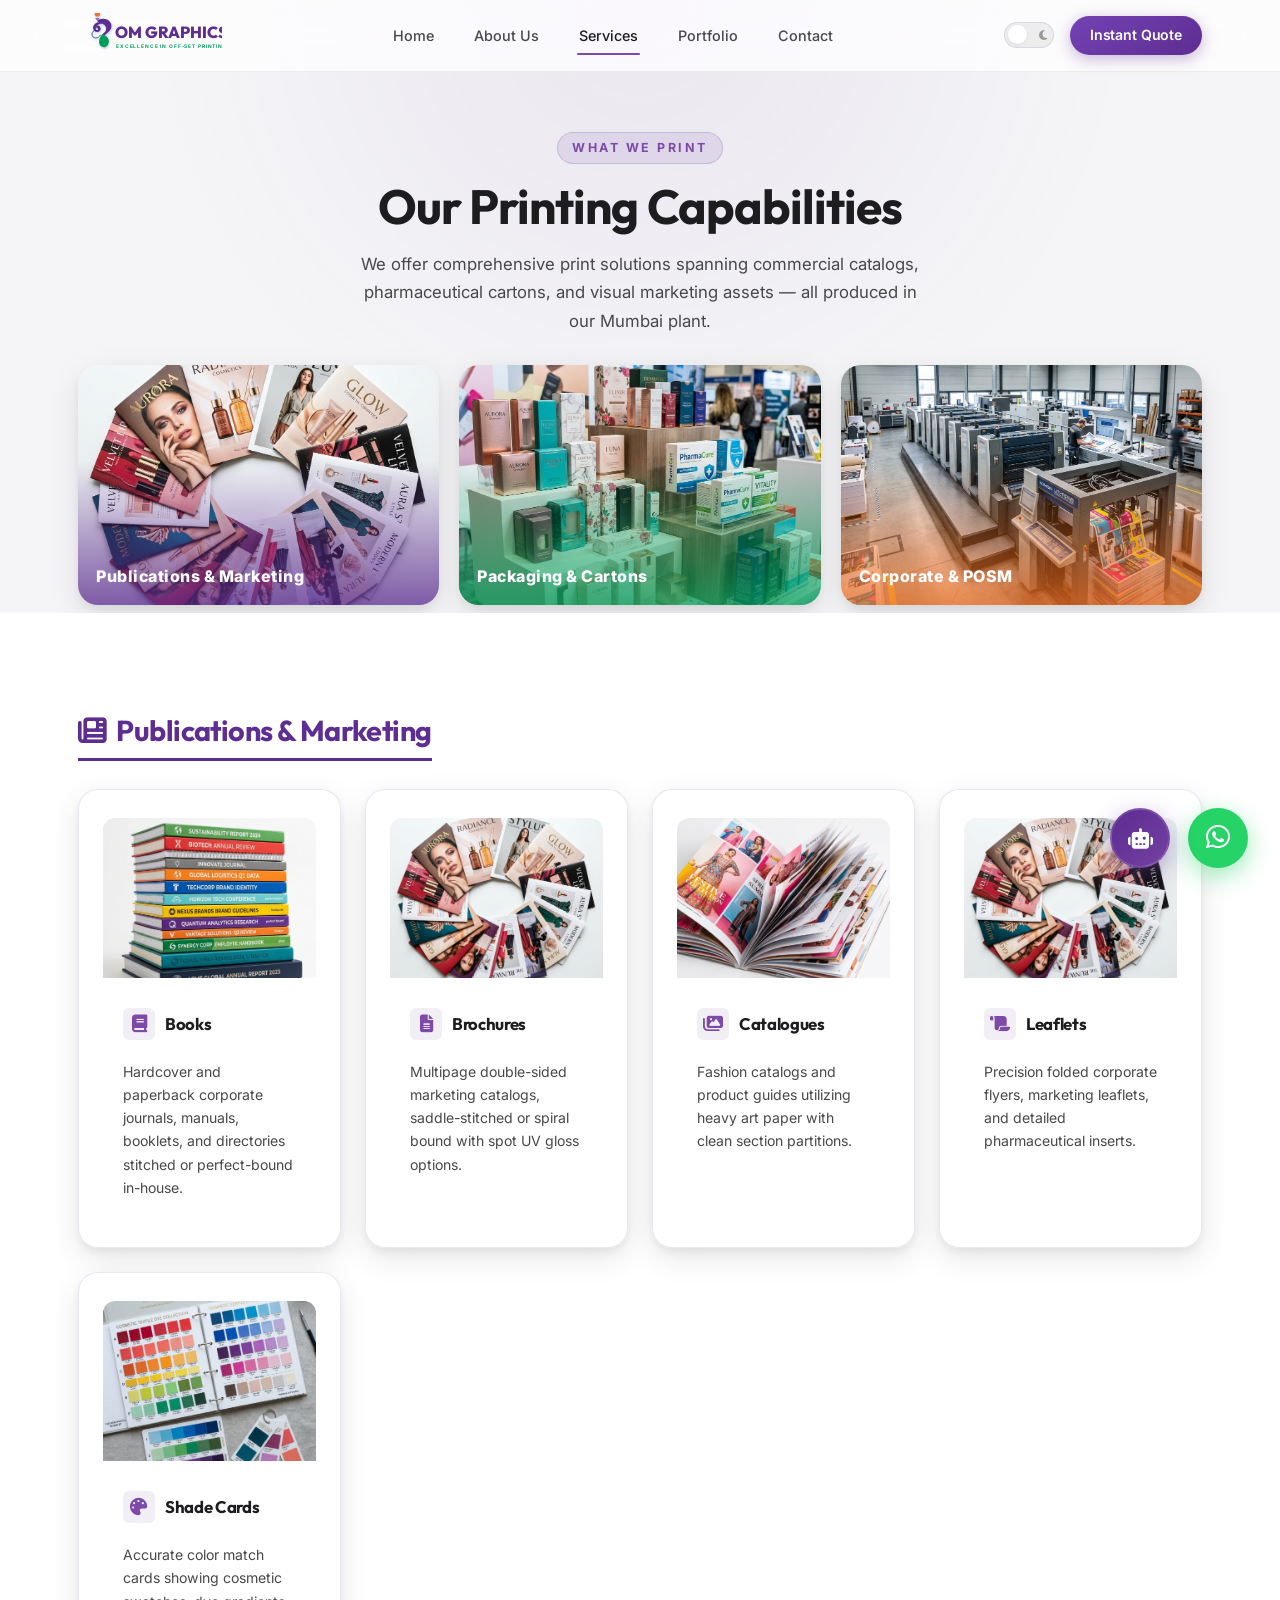
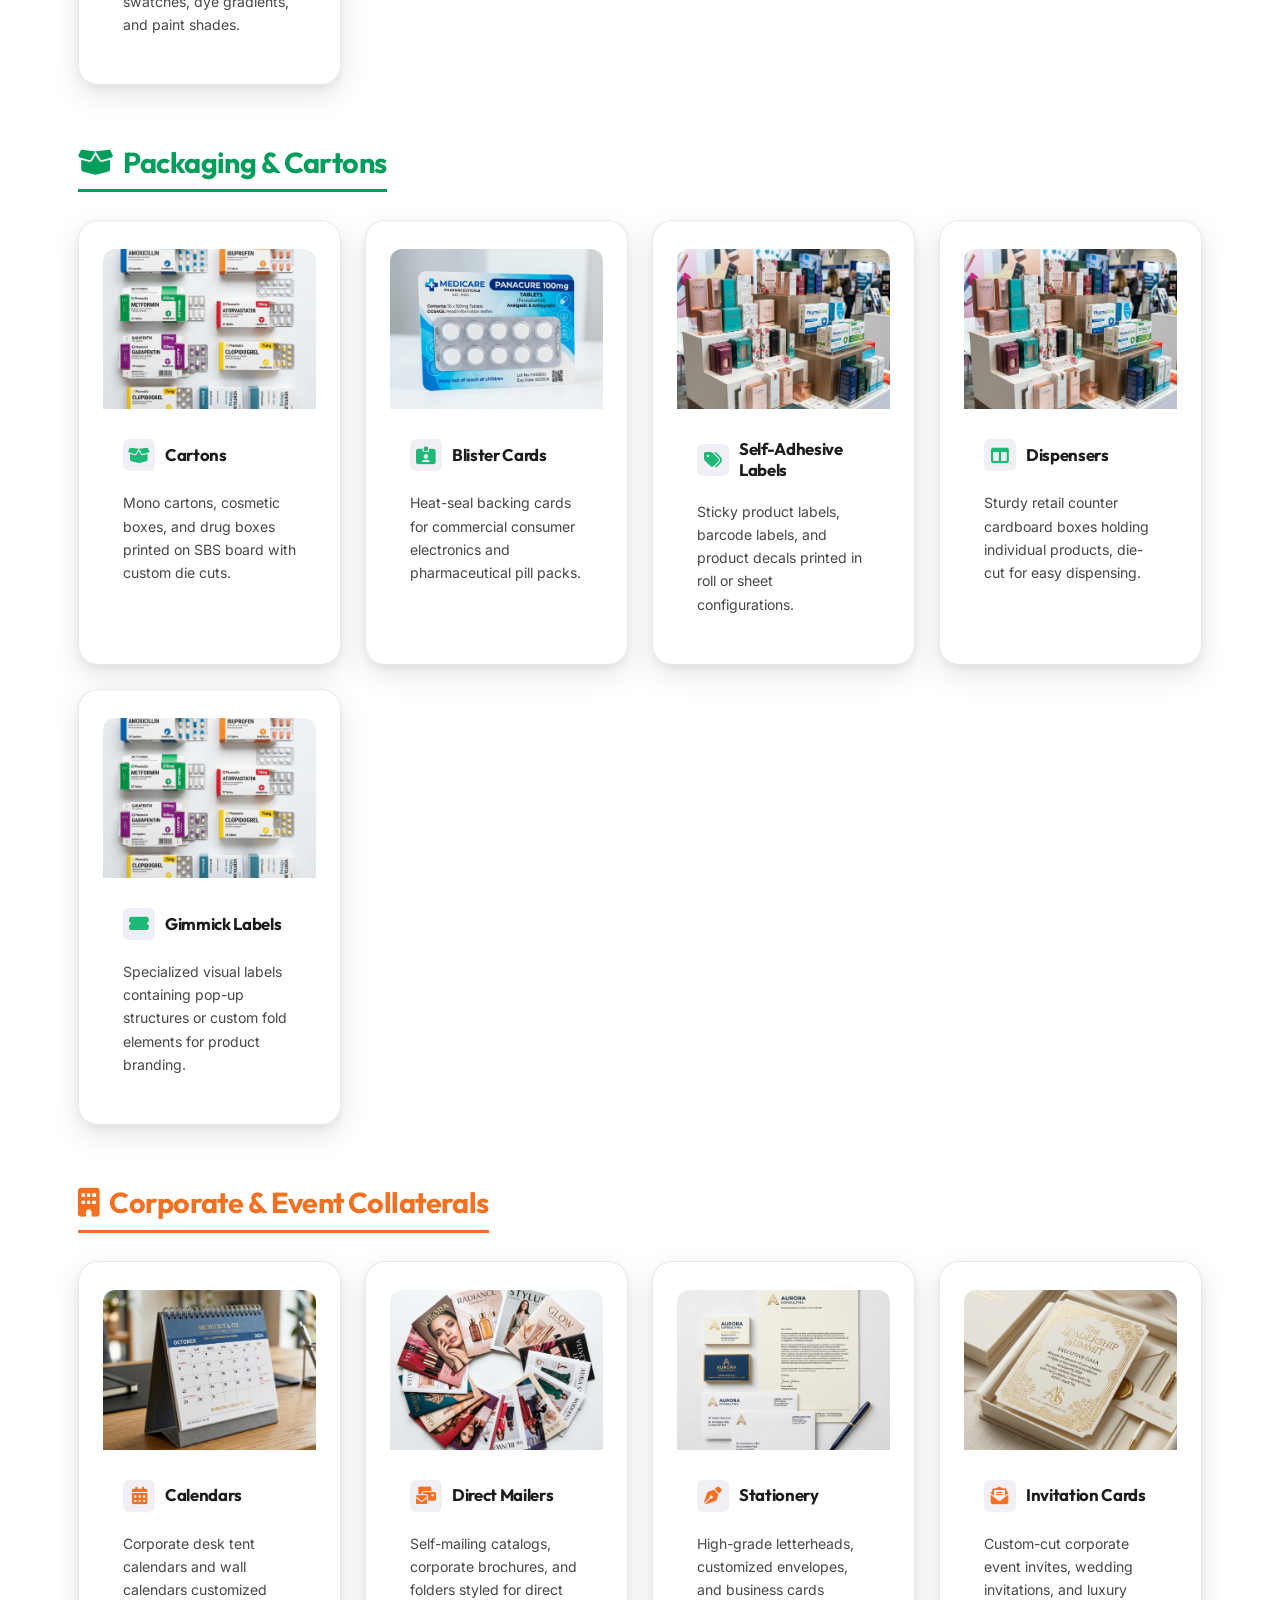
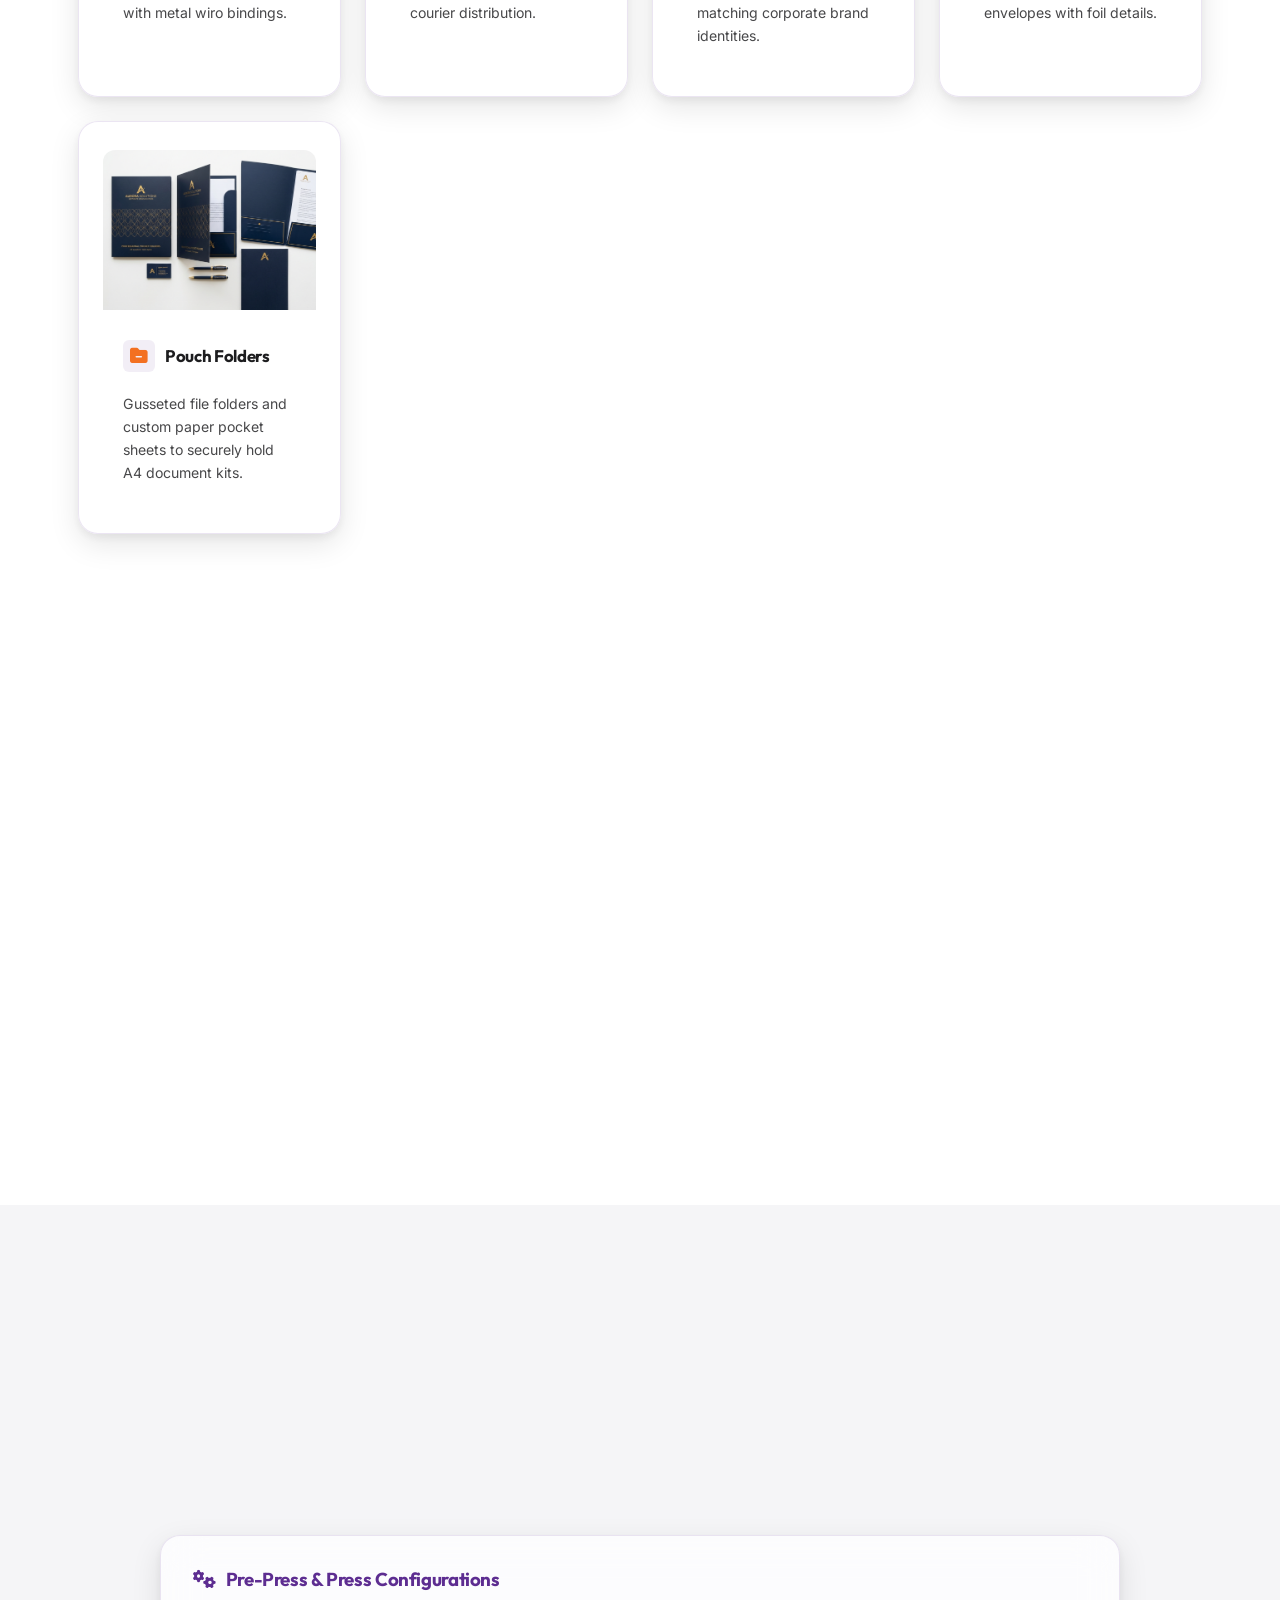
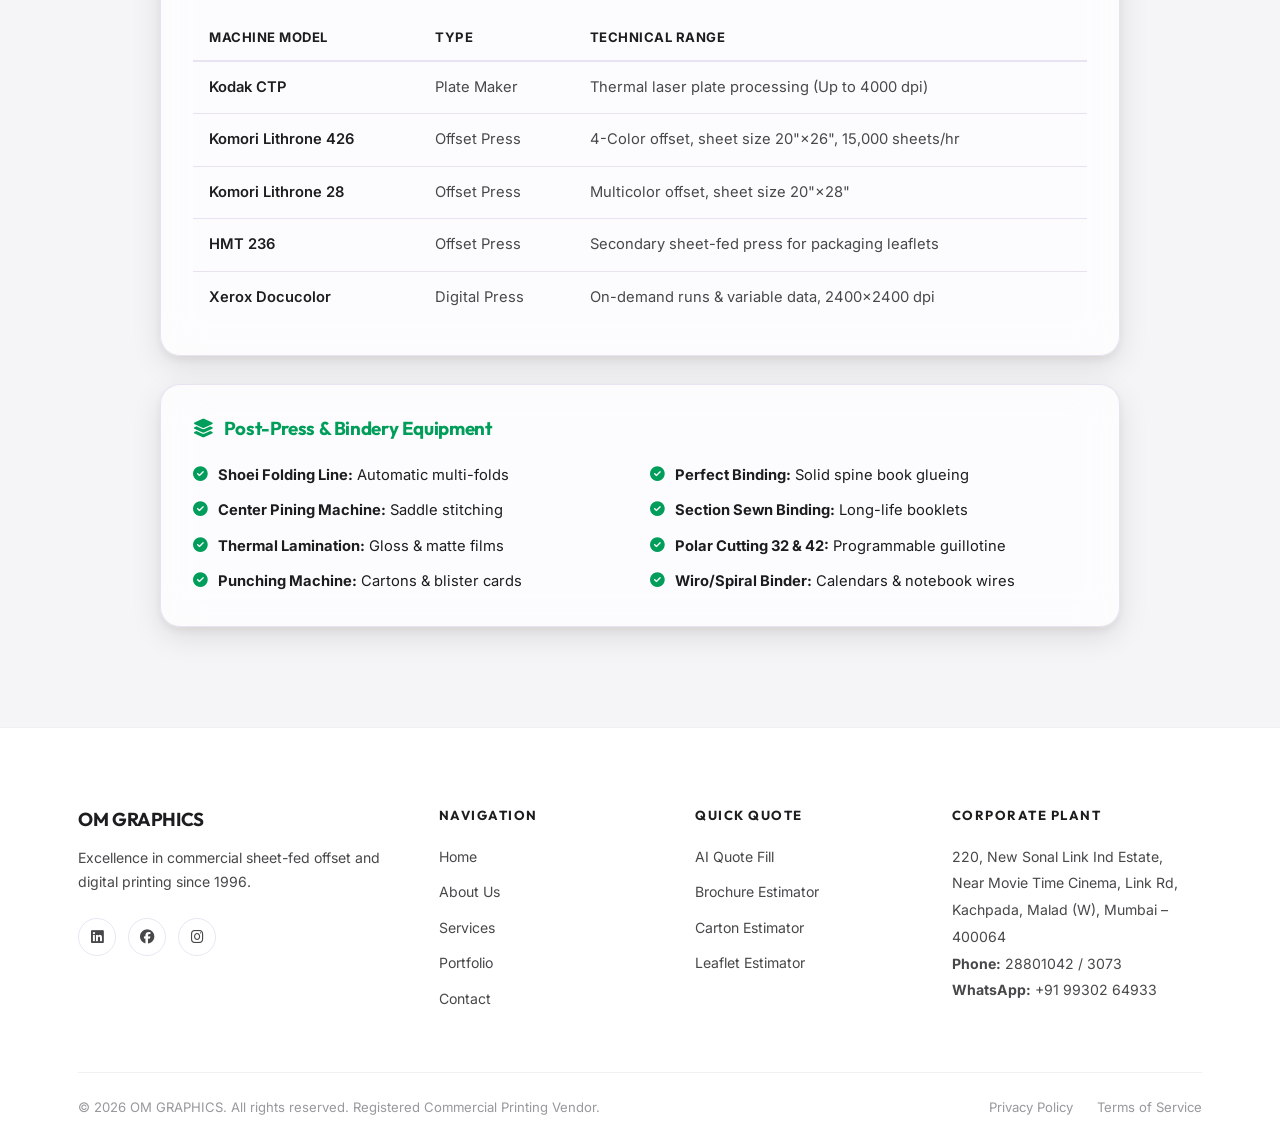
<file: services.html>
<!DOCTYPE html>
<html lang="en">
<head>
    <meta charset="UTF-8">
    <meta name="viewport" content="width=device-width, initial-scale=1.0">
    <title>Services &amp; Machinery | OM GRAPHICS Mumbai</title>
    <meta name="description" content="Explore OM GRAPHICS' 22 print products, spanning folding cartons, blister cards, brochures, shade cards, and point-of-sale danglers. Full machinery parameters included.">
    <meta name="robots" content="index, follow">
    <link rel="stylesheet" href="css/style.css">
    <link rel="stylesheet" href="https://cdnjs.cloudflare.com/ajax/libs/font-awesome/6.4.0/css/all.min.css" crossorigin="anonymous" referrerpolicy="no-referrer">
</head>
<body>

    <!-- BACKGROUND -->
    <div class="background" aria-hidden="true">
        <div class="circle circle1"></div>
        <div class="circle circle2"></div>
        <div class="particles">
            <span></span>
            <span></span>
            <span></span>
            <span></span>
            <span></span>
        </div>
    </div>

    <!-- Header & Navigation -->
    <header class="header">
        <div class="container">
            <a href="index.html" class="logo-link" aria-label="OM GRAPHICS Home">
                <svg class="logo-svg" viewBox="0 0 250 80" xmlns="http://www.w3.org/2000/svg" aria-hidden="true">
                    <defs>
                        <linearGradient id="dropGrad" x1="0%" y1="0%" x2="100%" y2="100%">
                            <stop offset="0%" stop-color="#5D2D91" />
                            <stop offset="35%" stop-color="#009E5A" />
                            <stop offset="70%" stop-color="#F37021" />
                            <stop offset="100%" stop-color="#1C3B88" />
                        </linearGradient>
                        <filter id="shadow" x="-10%" y="-10%" width="120%" height="120%">
                            <feDropShadow dx="1" dy="2" stdDeviation="2" flood-color="#1C3B88" flood-opacity="0.3"/>
                        </filter>
                    </defs>
                    <g transform="translate(10, -5) scale(0.95)" filter="url(#shadow)">
                        <path d="M 28,22 C 22,22 17,27 17,32 C 17,37 20,40 24,40 C 28,40 31,37 31,34 C 31,30 27,27 24,29 C 23,30 22,31 22,32 C 22,32 23,32 23,32 C 25,32 27,34 26,36 C 25,38 22,37 22,34 C 22,29 27,25 32,25 C 37,25 41,29 41,34 C 41,39 37,42 34,44 L 34,47 C 38,47 42,43 45,40 C 47,38 49,36 50,33 C 51,30 51,26 49,23 C 47,19 41,16 35,16 C 30,16 26,18 24,20" fill="#5D2D91" />
                        <path d="M 31,45 C 29,48 26,51 22,51 C 18,51 15,48 15,44 C 15,40 18,37 22,37 C 24,37 26,38 27,40" stroke="#1C3B88" stroke-width="1.5" fill="none" />
                        <path d="M 34,44 C 31,47 28,52 28,58 C 28,64 32,68 37,68 C 42,68 46,63 46,57 C 46,53 43,49 40,47" fill="#009E5A" />
                        <path d="M 25,12 C 28,12 30,10 30,7 C 30,4 28,2 25,2 C 22,2 20,4 20,7 C 20,10 22,12 25,12 Z" fill="#F37021" />
                        <path d="M 22,15 C 24,17 26,17 28,15" stroke="#5D2D91" stroke-width="2" fill="none" />
                    </g>
                    <text x="65" y="44" font-family="'Outfit', sans-serif" font-size="28" font-weight="800" fill="#5D2D91">OM GRAPHICS</text>
                    <text x="66" y="60" font-family="'Inter', sans-serif" font-size="8.5" font-weight="700" fill="#009E5A" letter-spacing="1.5">EXCELLENCE IN OFF-SET PRINTING</text>
                </svg>
            </a>

            <nav class="nav-menu" id="navMenu" role="navigation" aria-label="Main navigation">
                <a href="index.html" class="nav-link">Home</a>
                <a href="about.html" class="nav-link">About Us</a>
                <a href="services.html" class="nav-link active" aria-current="page">Services</a>
                <a href="portfolio.html" class="nav-link">Portfolio</a>
                <a href="contact.html" class="nav-link">Contact</a>
            </nav>

            <div class="nav-actions">
                <label class="theme-switch" for="themeToggle" aria-label="Toggle dark mode">
                    <input type="checkbox" id="themeToggle">
                    <span class="slider">
                        <i class="fas fa-sun slider-icon" aria-hidden="true"></i>
                        <i class="fas fa-moon slider-icon" aria-hidden="true"></i>
                    </span>
                </label>
                <a href="quote.html" class="btn btn-primary" style="padding: 8px 20px; font-size: 0.88rem;">Instant Quote</a>
                <button class="hamburger" aria-label="Toggle navigation menu" aria-expanded="false" aria-controls="navMenu">
                    <span></span>
                    <span></span>
                    <span></span>
                </button>
            </div>
        </div>
    </header>

    <!-- Page Banner -->
    <section class="page-banner">
        <div class="container">
            <span class="section-subtitle">What We Print</span>
            <h1>Our Printing Capabilities</h1>
            <p>We offer comprehensive print solutions spanning commercial catalogs, pharmaceutical cartons, and visual marketing assets — all produced in our Mumbai plant.</p>
        </div>
    </section>

    <!-- Visual Showcase Strip -->
    <section style="padding: 0 0 8px;">
        <div class="container">
            <div style="display:grid; grid-template-columns: repeat(auto-fit, minmax(260px, 1fr)); gap: 20px; margin-top: -30px;">
                
                <div style="border-radius: var(--radius-md); overflow: hidden; position: relative; height: 240px; box-shadow: var(--shadow-md);">
                    <img src="Assets/portfolio/services_brochures.png" alt="Professional brochures and publications printed by OM GRAPHICS" style="width:100%; height:100%; object-fit:cover; display:block;" loading="lazy">
                    <div style="position:absolute; inset:0; background: linear-gradient(to top, rgba(93,45,145,0.75) 0%, transparent 60%);"></div>
                    <p style="position:absolute; bottom:16px; left:18px; margin:0; font-weight:800; font-size:1rem; color:#fff; letter-spacing:0.5px;">Publications &amp; Marketing</p>
                </div>

                <div style="border-radius: var(--radius-md); overflow: hidden; position: relative; height: 240px; box-shadow: var(--shadow-md);">
                    <img src="Assets/portfolio/services_packaging.png" alt="Premium packaging cartons printed by OM GRAPHICS" style="width:100%; height:100%; object-fit:cover; display:block;" loading="lazy">
                    <div style="position:absolute; inset:0; background: linear-gradient(to top, rgba(0,158,90,0.75) 0%, transparent 60%);"></div>
                    <p style="position:absolute; bottom:16px; left:18px; margin:0; font-weight:800; font-size:1rem; color:#fff; letter-spacing:0.5px;">Packaging &amp; Cartons</p>
                </div>

                <div style="border-radius: var(--radius-md); overflow: hidden; position: relative; height: 240px; box-shadow: var(--shadow-md);">
                    <img src="Assets/portfolio/services_offset_press.png" alt="Industrial offset printing press at OM GRAPHICS plant" style="width:100%; height:100%; object-fit:cover; display:block;" loading="lazy">
                    <div style="position:absolute; inset:0; background: linear-gradient(to top, rgba(243,112,33,0.75) 0%, transparent 60%);"></div>
                    <p style="position:absolute; bottom:16px; left:18px; margin:0; font-weight:800; font-size:1rem; color:#fff; letter-spacing:0.5px;">Corporate &amp; POSM</p>
                </div>

            </div>
        </div>
    </section>


    <section class="section" style="background-color: var(--bg-secondary);">
        <div class="container">
            <div class="services-catalog">
                
                <!-- Category 1: Publications & Marketing -->
                <div class="service-category-block reveal">
                    <h2 style="padding-bottom: 10px; border-bottom: 3px solid var(--clr-purple); display: inline-block; margin-bottom: 28px; color: var(--clr-purple);">
                        <i class="fas fa-newspaper" aria-hidden="true" style="margin-right: 10px;"></i>Publications &amp; Marketing
                    </h2>
                    <div class="service-category-grid stagger-children">
                        <div class="glass-card service-card">
                            <div class="svc-card-img"><img src="Assets/portfolio/service_books.png" alt="Printed Books" loading="lazy"></div>
                            <h3 class="service-card-title">
                                <i class="fas fa-book" style="color: var(--clr-purple-light);" aria-hidden="true"></i> Books
                            </h3>
                            <p class="service-card-desc">Hardcover and paperback corporate journals, manuals, booklets, and directories stitched or perfect-bound in-house.</p>
                        </div>
                        <div class="glass-card service-card">
                            <div class="svc-card-img"><img src="Assets/portfolio/services_brochures.png" alt="Printed Brochures" loading="lazy"></div>
                            <h3 class="service-card-title">
                                <i class="fas fa-file-alt" style="color: var(--clr-purple-light);" aria-hidden="true"></i> Brochures
                            </h3>
                            <p class="service-card-desc">Multipage double-sided marketing catalogs, saddle-stitched or spiral bound with spot UV gloss options.</p>
                        </div>
                        <div class="glass-card service-card">
                            <div class="svc-card-img"><img src="Assets/portfolio/portfolio_catalogue.png" alt="Printed Catalogues" loading="lazy"></div>
                            <h3 class="service-card-title">
                                <i class="fas fa-images" style="color: var(--clr-purple-light);" aria-hidden="true"></i> Catalogues
                            </h3>
                            <p class="service-card-desc">Fashion catalogs and product guides utilizing heavy art paper with clean section partitions.</p>
                        </div>
                        <div class="glass-card service-card">
                            <div class="svc-card-img"><img src="Assets/portfolio/services_brochures.png" alt="Printed Leaflets" loading="lazy"></div>
                            <h3 class="service-card-title">
                                <i class="fas fa-scroll" style="color: var(--clr-purple-light);" aria-hidden="true"></i> Leaflets
                            </h3>
                            <p class="service-card-desc">Precision folded corporate flyers, marketing leaflets, and detailed pharmaceutical inserts.</p>
                        </div>
                        <div class="glass-card service-card">
                            <div class="svc-card-img"><img src="Assets/portfolio/portfolio_shade_cards.png" alt="Color Shade Cards" loading="lazy"></div>
                            <h3 class="service-card-title">
                                <i class="fas fa-palette" style="color: var(--clr-purple-light);" aria-hidden="true"></i> Shade Cards
                            </h3>
                            <p class="service-card-desc">Accurate color match cards showing cosmetic swatches, dye gradients, and paint shades.</p>
                        </div>
                        <div class="glass-card service-card">
                            <div class="svc-card-img"><img src="Assets/portfolio/portfolio_visual_aids.png" alt="Medical Visual Aids" loading="lazy"></div>
                            <h3 class="service-card-title">
                                <i class="fas fa-briefcase" style="color: var(--clr-purple-light);" aria-hidden="true"></i> Visual Aids
                            </h3>
                            <p class="service-card-desc">Sturdy medical detail books, spiral-bound easel charts, and desk manuals for field representatives.</p>
                        </div>
                    </div>
                </div>

                <!-- Category 2: Packaging & Cartons -->
                <div class="service-category-block reveal">
                    <h2 style="padding-bottom: 10px; border-bottom: 3px solid var(--clr-green); display: inline-block; margin-bottom: 28px; color: var(--clr-green);">
                        <i class="fas fa-box-open" aria-hidden="true" style="margin-right: 10px;"></i>Packaging &amp; Cartons
                    </h2>
                    <div class="service-category-grid stagger-children">
                        <div class="glass-card service-card">
                            <div class="svc-card-img"><img src="Assets/portfolio/portfolio_cartons.png" alt="Folding Mono Cartons" loading="lazy"></div>
                            <h3 class="service-card-title">
                                <i class="fas fa-box-open" style="color: var(--clr-green-light);" aria-hidden="true"></i> Cartons
                            </h3>
                            <p class="service-card-desc">Mono cartons, cosmetic boxes, and drug boxes printed on SBS board with custom die cuts.</p>
                        </div>
                        <div class="glass-card service-card">
                            <div class="svc-card-img"><img src="Assets/portfolio/portfolio_blister.png" alt="Pharmaceutical Blister Cards" loading="lazy"></div>
                            <h3 class="service-card-title">
                                <i class="fas fa-id-card-alt" style="color: var(--clr-green-light);" aria-hidden="true"></i> Blister Cards
                            </h3>
                            <p class="service-card-desc">Heat-seal backing cards for commercial consumer electronics and pharmaceutical pill packs.</p>
                        </div>
                        <div class="glass-card service-card">
                            <div class="svc-card-img"><img src="Assets/portfolio/services_packaging.png" alt="Self-Adhesive Labels" loading="lazy"></div>
                            <h3 class="service-card-title">
                                <i class="fas fa-tags" style="color: var(--clr-green-light);" aria-hidden="true"></i> Self-Adhesive Labels
                            </h3>
                            <p class="service-card-desc">Sticky product labels, barcode labels, and product decals printed in roll or sheet configurations.</p>
                        </div>
                        <div class="glass-card service-card">
                            <div class="svc-card-img"><img src="Assets/portfolio/services_packaging.png" alt="Retail Dispensers" loading="lazy"></div>
                            <h3 class="service-card-title">
                                <i class="fas fa-columns" style="color: var(--clr-green-light);" aria-hidden="true"></i> Dispensers
                            </h3>
                            <p class="service-card-desc">Sturdy retail counter cardboard boxes holding individual products, die-cut for easy dispensing.</p>
                        </div>
                        <div class="glass-card service-card">
                            <div class="svc-card-img"><img src="Assets/portfolio/portfolio_cartons.png" alt="Gimmick Labels" loading="lazy"></div>
                            <h3 class="service-card-title">
                                <i class="fas fa-ticket-alt" style="color: var(--clr-green-light);" aria-hidden="true"></i> Gimmick Labels
                            </h3>
                            <p class="service-card-desc">Specialized visual labels containing pop-up structures or custom fold elements for product branding.</p>
                        </div>
                    </div>
                </div>

                <!-- Category 3: Corporate & Event Collateral -->
                <div class="service-category-block reveal">
                    <h2 style="padding-bottom: 10px; border-bottom: 3px solid var(--clr-orange); display: inline-block; margin-bottom: 28px; color: var(--clr-orange);">
                        <i class="fas fa-building" aria-hidden="true" style="margin-right: 10px;"></i>Corporate &amp; Event Collaterals
                    </h2>
                    <div class="service-category-grid stagger-children">
                        <div class="glass-card service-card">
                            <div class="svc-card-img"><img src="Assets/portfolio/portfolio_calendar.png" alt="Corporate Calendars" loading="lazy"></div>
                            <h3 class="service-card-title">
                                <i class="fas fa-calendar-alt" style="color: var(--clr-orange);" aria-hidden="true"></i> Calendars
                            </h3>
                            <p class="service-card-desc">Corporate desk tent calendars and wall calendars customized with metal wiro bindings.</p>
                        </div>
                        <div class="glass-card service-card">
                            <div class="svc-card-img"><img src="Assets/portfolio/services_brochures.png" alt="Direct Mailers" loading="lazy"></div>
                            <h3 class="service-card-title">
                                <i class="fas fa-mail-bulk" style="color: var(--clr-orange);" aria-hidden="true"></i> Direct Mailers
                            </h3>
                            <p class="service-card-desc">Self-mailing catalogs, corporate brochures, and folders styled for direct courier distribution.</p>
                        </div>
                        <div class="glass-card service-card">
                            <div class="svc-card-img"><img src="Assets/portfolio/service_stationery.png" alt="Corporate Stationery" loading="lazy"></div>
                            <h3 class="service-card-title">
                                <i class="fas fa-pen-nib" style="color: var(--clr-orange);" aria-hidden="true"></i> Stationery
                            </h3>
                            <p class="service-card-desc">High-grade letterheads, customized envelopes, and business cards matching corporate brand identities.</p>
                        </div>
                        <div class="glass-card service-card">
                            <div class="svc-card-img"><img src="Assets/portfolio/portfolio_invitations.png" alt="Invitation Cards" loading="lazy"></div>
                            <h3 class="service-card-title">
                                <i class="fas fa-envelope-open-text" style="color: var(--clr-orange);" aria-hidden="true"></i> Invitation Cards
                            </h3>
                            <p class="service-card-desc">Custom-cut corporate event invites, wedding invitations, and luxury envelopes with foil details.</p>
                        </div>
                        <div class="glass-card service-card">
                            <div class="svc-card-img"><img src="Assets/portfolio/portfolio_folders.png" alt="Pouch Folders" loading="lazy"></div>
                            <h3 class="service-card-title">
                                <i class="fas fa-folder-minus" style="color: var(--clr-orange);" aria-hidden="true"></i> Pouch Folders
                            </h3>
                            <p class="service-card-desc">Gusseted file folders and custom paper pocket sheets to securely hold A4 document kits.</p>
                        </div>
                    </div>
                </div>

                <!-- Category 4: Custom Point of Sale (POSM) -->
                <div class="service-category-block reveal">
                    <h2 style="padding-bottom: 10px; border-bottom: 3px solid var(--clr-blue); display: inline-block; margin-bottom: 28px; color: var(--clr-blue);">
                        <i class="fas fa-store" aria-hidden="true" style="margin-right: 10px;"></i>Point of Sale &amp; Custom Fabrications
                    </h2>
                    <div class="service-category-grid stagger-children">
                        <div class="glass-card service-card">
                            <div class="svc-card-img"><img src="Assets/portfolio/portfolio_danglers.png" alt="Retail Danglers" loading="lazy"></div>
                            <h3 class="service-card-title">
                                <i class="fas fa-bookmark" style="color: var(--clr-blue);" aria-hidden="true"></i> Danglers
                            </h3>
                            <p class="service-card-desc">Double-sided retail danglers with pre-punched holes for display cords, die-cut to round shapes.</p>
                        </div>
                        <div class="glass-card service-card">
                            <div class="svc-card-img"><img src="Assets/portfolio/service_posm.png" alt="Fabricated Jobs" loading="lazy"></div>
                            <h3 class="service-card-title">
                                <i class="fas fa-hammer" style="color: var(--clr-blue);" aria-hidden="true"></i> Fabricated Jobs
                            </h3>
                            <p class="service-card-desc">Specialized manual folding box designs, rigid box casings, and custom cardboard mounts.</p>
                        </div>
                        <div class="glass-card service-card">
                            <div class="svc-card-img"><img src="Assets/portfolio/service_posm.png" alt="Collateral Kits" loading="lazy"></div>
                            <h3 class="service-card-title">
                                <i class="fas fa-folder-open" style="color: var(--clr-blue);" aria-hidden="true"></i> Collateral Kits
                            </h3>
                            <p class="service-card-desc">Corporate onboarding boxes, product launch binders, and structured marketing presentation kits.</p>
                        </div>
                        <div class="glass-card service-card">
                            <div class="svc-card-img"><img src="Assets/portfolio/portfolio_visual_aids.png" alt="Spiral Wiro Jobs" loading="lazy"></div>
                            <h3 class="service-card-title">
                                <i class="fas fa-spinner" style="color: var(--clr-blue);" aria-hidden="true"></i> Spiral / Wiro Jobs
                            </h3>
                            <p class="service-card-desc">Twin loop metal wire bindings for catalogs, reference handbooks, and notebooks.</p>
                        </div>
                    </div>
                </div>

            </div>
        </div>
    </section>

    <!-- Machinery Infrastructure -->
    <section class="section">
        <div class="container">
            <div class="section-header center text-center reveal">
                <span class="section-subtitle">Plant Machinery</span>
                <h2 class="section-title">Technical Specifications</h2>
                <p class="section-desc">Our Malad plant utilizes highly rated German and Japanese offset equipment managed entirely in-house.</p>
            </div>
            
            <div style="display: flex; flex-direction: column; gap: 28px; max-width: 960px; margin: 0 auto;">
                
                <!-- Press Equipment Table -->
                <div class="glass-card reveal" style="padding: 32px;">
                    <h3 style="margin-bottom: 24px; color: var(--clr-purple); display: flex; align-items: center; gap: 10px;">
                        <i class="fas fa-cogs" aria-hidden="true"></i> Pre-Press &amp; Press Configurations
                    </h3>
                    <div class="machinery-table-wrap">
                        <table class="machinery-table">
                            <thead>
                                <tr>
                                    <th>Machine Model</th>
                                    <th>Type</th>
                                    <th>Technical Range</th>
                                </tr>
                            </thead>
                            <tbody>
                                <tr>
                                    <td>Kodak CTP</td>
                                    <td>Plate Maker</td>
                                    <td>Thermal laser plate processing (Up to 4000 dpi)</td>
                                </tr>
                                <tr>
                                    <td>Komori Lithrone 426</td>
                                    <td>Offset Press</td>
                                    <td>4-Color offset, sheet size 20"×26", 15,000 sheets/hr</td>
                                </tr>
                                <tr>
                                    <td>Komori Lithrone 28</td>
                                    <td>Offset Press</td>
                                    <td>Multicolor offset, sheet size 20"×28"</td>
                                </tr>
                                <tr>
                                    <td>HMT 236</td>
                                    <td>Offset Press</td>
                                    <td>Secondary sheet-fed press for packaging leaflets</td>
                                </tr>
                                <tr>
                                    <td>Xerox Docucolor</td>
                                    <td>Digital Press</td>
                                    <td>On-demand runs &amp; variable data, 2400×2400 dpi</td>
                                </tr>
                            </tbody>
                        </table>
                    </div>
                </div>

                <!-- Post-Press Equipment -->
                <div class="glass-card reveal" style="padding: 32px;">
                    <h3 style="margin-bottom: 24px; color: var(--clr-green); display: flex; align-items: center; gap: 10px;">
                        <i class="fas fa-layer-group" aria-hidden="true"></i> Post-Press &amp; Bindery Equipment
                    </h3>
                    <div style="display: grid; grid-template-columns: repeat(auto-fit, minmax(240px, 1fr)); gap: 20px; font-size: 0.92rem;">
                        <ul style="display:flex; flex-direction:column; gap:12px; list-style:none; padding:0; margin:0;">
                            <li style="display:flex; align-items:flex-start; gap:10px;">
                                <i class="fas fa-check-circle" style="color:var(--clr-green); margin-top:3px; flex-shrink:0;" aria-hidden="true"></i>
                                <span><strong>Shoei Folding Line:</strong> Automatic multi-folds</span>
                            </li>
                            <li style="display:flex; align-items:flex-start; gap:10px;">
                                <i class="fas fa-check-circle" style="color:var(--clr-green); margin-top:3px; flex-shrink:0;" aria-hidden="true"></i>
                                <span><strong>Center Pining Machine:</strong> Saddle stitching</span>
                            </li>
                            <li style="display:flex; align-items:flex-start; gap:10px;">
                                <i class="fas fa-check-circle" style="color:var(--clr-green); margin-top:3px; flex-shrink:0;" aria-hidden="true"></i>
                                <span><strong>Thermal Lamination:</strong> Gloss &amp; matte films</span>
                            </li>
                            <li style="display:flex; align-items:flex-start; gap:10px;">
                                <i class="fas fa-check-circle" style="color:var(--clr-green); margin-top:3px; flex-shrink:0;" aria-hidden="true"></i>
                                <span><strong>Punching Machine:</strong> Cartons &amp; blister cards</span>
                            </li>
                        </ul>
                        <ul style="display:flex; flex-direction:column; gap:12px; list-style:none; padding:0; margin:0;">
                            <li style="display:flex; align-items:flex-start; gap:10px;">
                                <i class="fas fa-check-circle" style="color:var(--clr-green); margin-top:3px; flex-shrink:0;" aria-hidden="true"></i>
                                <span><strong>Perfect Binding:</strong> Solid spine book glueing</span>
                            </li>
                            <li style="display:flex; align-items:flex-start; gap:10px;">
                                <i class="fas fa-check-circle" style="color:var(--clr-green); margin-top:3px; flex-shrink:0;" aria-hidden="true"></i>
                                <span><strong>Section Sewn Binding:</strong> Long-life booklets</span>
                            </li>
                            <li style="display:flex; align-items:flex-start; gap:10px;">
                                <i class="fas fa-check-circle" style="color:var(--clr-green); margin-top:3px; flex-shrink:0;" aria-hidden="true"></i>
                                <span><strong>Polar Cutting 32 &amp; 42:</strong> Programmable guillotine</span>
                            </li>
                            <li style="display:flex; align-items:flex-start; gap:10px;">
                                <i class="fas fa-check-circle" style="color:var(--clr-green); margin-top:3px; flex-shrink:0;" aria-hidden="true"></i>
                                <span><strong>Wiro/Spiral Binder:</strong> Calendars &amp; notebook wires</span>
                            </li>
                        </ul>
                    </div>
                </div>

            </div>
        </div>
    </section>

    <!-- Footer -->
    <footer class="footer">
        <div class="container">
            <div class="grid footer-grid">
                <div>
                    <h3 style="margin-bottom: 16px; font-family: var(--font-heading);">OM GRAPHICS</h3>
                    <p class="footer-brand-desc">Excellence in commercial sheet-fed offset and digital printing since 1996.</p>
                    <div class="footer-social">
                        <a href="#" aria-label="LinkedIn"><i class="fab fa-linkedin" aria-hidden="true"></i></a>
                        <a href="#" aria-label="Facebook"><i class="fab fa-facebook" aria-hidden="true"></i></a>
                        <a href="#" aria-label="Instagram"><i class="fab fa-instagram" aria-hidden="true"></i></a>
                    </div>
                </div>
                <div>
                    <h4 class="footer-col-title">Navigation</h4>
                    <ul class="footer-links">
                        <li><a href="index.html" class="footer-link">Home</a></li>
                        <li><a href="about.html" class="footer-link">About Us</a></li>
                        <li><a href="services.html" class="footer-link">Services</a></li>
                        <li><a href="portfolio.html" class="footer-link">Portfolio</a></li>
                        <li><a href="contact.html" class="footer-link">Contact</a></li>
                    </ul>
                </div>
                <div>
                    <h4 class="footer-col-title">Quick Quote</h4>
                    <ul class="footer-links">
                        <li><a href="quote.html" class="footer-link">AI Quote Fill</a></li>
                        <li><a href="quote.html" class="footer-link">Brochure Estimator</a></li>
                        <li><a href="quote.html" class="footer-link">Carton Estimator</a></li>
                        <li><a href="quote.html" class="footer-link">Leaflet Estimator</a></li>
                    </ul>
                </div>
                <div>
                    <h4 class="footer-col-title">Corporate Plant</h4>
                    <address class="footer-address">
                        220, New Sonal Link Ind Estate,<br>
                        Near Movie Time Cinema, Link Rd,<br>
                        Kachpada, Malad (W), Mumbai – 400064<br>
                        <strong>Phone:</strong> <a href="tel:+912228801042" style="color: inherit;">28801042</a> / <a href="tel:+912228803073" style="color: inherit;">3073</a><br>
                        <strong>WhatsApp:</strong> <a href="https://wa.me/919930264933" style="color: inherit;" target="_blank" rel="noopener noreferrer">+91 99302 64933</a>
                    </address>
                </div>
            </div>
            
            <div class="footer-bottom">
                <p class="footer-copyright">© 2026 OM GRAPHICS. All rights reserved. Registered Commercial Printing Vendor.</p>
                <div class="footer-bottom-links">
                    <a href="#">Privacy Policy</a>
                    <a href="#">Terms of Service</a>
                </div>
            </div>
        </div>
    </footer>

    <!-- Floating WhatsApp -->
    <a href="https://wa.me/919930264933" class="floating-whatsapp" aria-label="Chat on WhatsApp" target="_blank" rel="noopener noreferrer">
        <i class="fab fa-whatsapp" aria-hidden="true"></i>
    </a>

    <script src="js/main.js"></script>
    <script src="js/assistant.js" defer></script>
</body>
</html>
</file>
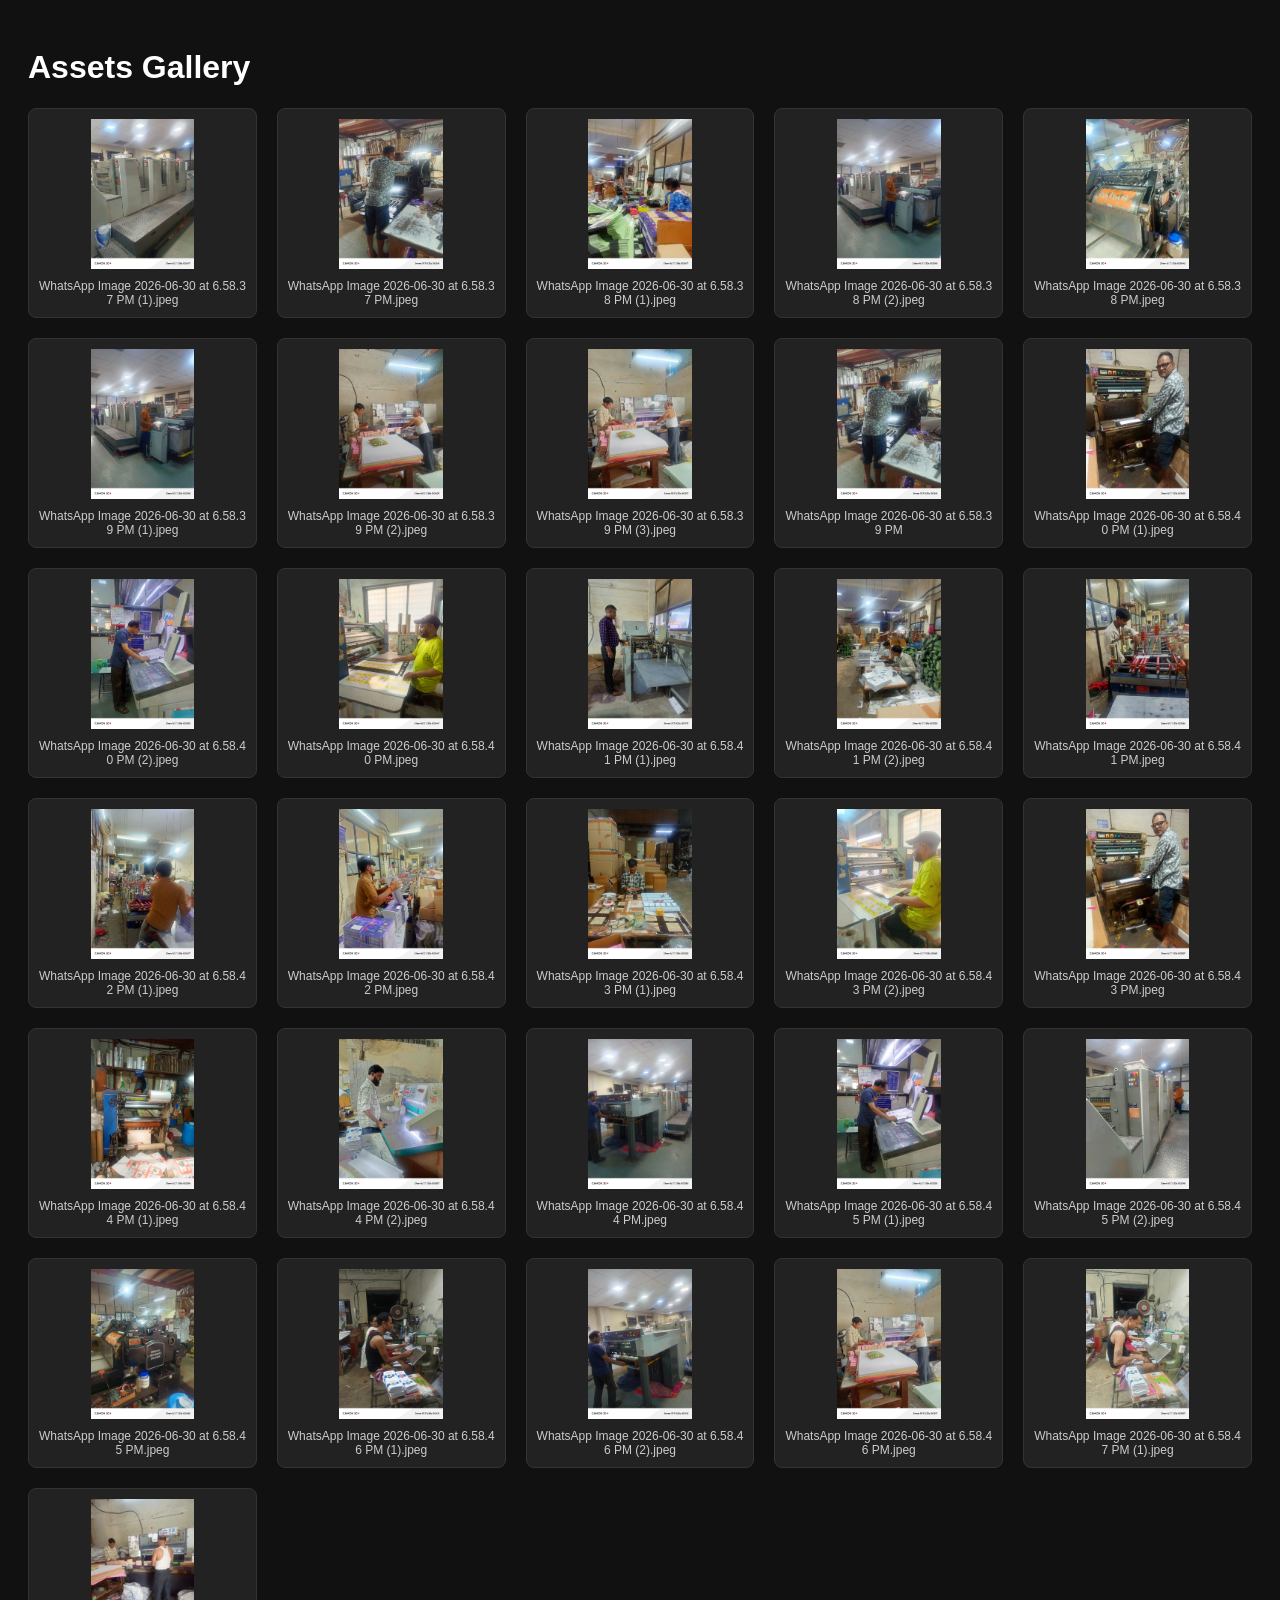
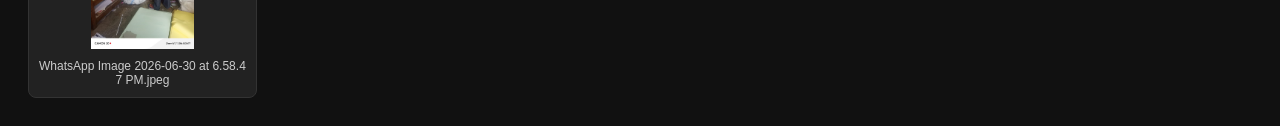
<file: view_images.html>
<!DOCTYPE html>
<html lang="en">
<head>
    <meta charset="UTF-8">
    <title>Assets Viewer</title>
    <style>
        body { background: #111; color: #fff; font-family: sans-serif; padding: 20px; }
        .grid { display: grid; grid-template-columns: repeat(auto-fill, minmax(200px, 1fr)); gap: 20px; }
        .card { border: 1px solid #333; padding: 10px; text-align: center; background: #222; border-radius: 8px; }
        img { max-width: 100%; max-height: 150px; display: block; margin: 0 auto 10px; object-fit: contain; }
        .name { font-size: 12px; word-break: break-all; color: #ccc; }
    </style>
</head>
<body>
    <h1>Assets Gallery</h1>
    <div class="grid">
        <div class="card"><img src="Assets/WhatsApp Image 2026-06-30 at 6.58.37 PM (1).jpeg"><div class="name">WhatsApp Image 2026-06-30 at 6.58.37 PM (1).jpeg</div></div>
        <div class="card"><img src="Assets/WhatsApp Image 2026-06-30 at 6.58.37 PM.jpeg"><div class="name">WhatsApp Image 2026-06-30 at 6.58.37 PM.jpeg</div></div>
        <div class="card"><img src="Assets/WhatsApp Image 2026-06-30 at 6.58.38 PM (1).jpeg"><div class="name">WhatsApp Image 2026-06-30 at 6.58.38 PM (1).jpeg</div></div>
        <div class="card"><img src="Assets/WhatsApp Image 2026-06-30 at 6.58.38 PM (2).jpeg"><div class="name">WhatsApp Image 2026-06-30 at 6.58.38 PM (2).jpeg</div></div>
        <div class="card"><img src="Assets/WhatsApp Image 2026-06-30 at 6.58.38 PM.jpeg"><div class="name">WhatsApp Image 2026-06-30 at 6.58.38 PM.jpeg</div></div>
        <div class="card"><img src="Assets/WhatsApp Image 2026-06-30 at 6.58.39 PM (1).jpeg"><div class="name">WhatsApp Image 2026-06-30 at 6.58.39 PM (1).jpeg</div></div>
        <div class="card"><img src="Assets/WhatsApp Image 2026-06-30 at 6.58.39 PM (2).jpeg"><div class="name">WhatsApp Image 2026-06-30 at 6.58.39 PM (2).jpeg</div></div>
        <div class="card"><img src="Assets/WhatsApp Image 2026-06-30 at 6.58.39 PM (3).jpeg"><div class="name">WhatsApp Image 2026-06-30 at 6.58.39 PM (3).jpeg</div></div>
        <div class="card"><img src="Assets/WhatsApp Image 2026-06-30 at 6.58.39 PM.jpeg"><div class="name">WhatsApp Image 2026-06-30 at 6.58.39 PM</div></div>
        <div class="card"><img src="Assets/WhatsApp Image 2026-06-30 at 6.58.40 PM (1).jpeg"><div class="name">WhatsApp Image 2026-06-30 at 6.58.40 PM (1).jpeg</div></div>
        <div class="card"><img src="Assets/WhatsApp Image 2026-06-30 at 6.58.40 PM (2).jpeg"><div class="name">WhatsApp Image 2026-06-30 at 6.58.40 PM (2).jpeg</div></div>
        <div class="card"><img src="Assets/WhatsApp Image 2026-06-30 at 6.58.40 PM.jpeg"><div class="name">WhatsApp Image 2026-06-30 at 6.58.40 PM.jpeg</div></div>
        <div class="card"><img src="Assets/WhatsApp Image 2026-06-30 at 6.58.41 PM (1).jpeg"><div class="name">WhatsApp Image 2026-06-30 at 6.58.41 PM (1).jpeg</div></div>
        <div class="card"><img src="Assets/WhatsApp Image 2026-06-30 at 6.58.41 PM (2).jpeg"><div class="name">WhatsApp Image 2026-06-30 at 6.58.41 PM (2).jpeg</div></div>
        <div class="card"><img src="Assets/WhatsApp Image 2026-06-30 at 6.58.41 PM.jpeg"><div class="name">WhatsApp Image 2026-06-30 at 6.58.41 PM.jpeg</div></div>
        <div class="card"><img src="Assets/WhatsApp Image 2026-06-30 at 6.58.42 PM (1).jpeg"><div class="name">WhatsApp Image 2026-06-30 at 6.58.42 PM (1).jpeg</div></div>
        <div class="card"><img src="Assets/WhatsApp Image 2026-06-30 at 6.58.42 PM.jpeg"><div class="name">WhatsApp Image 2026-06-30 at 6.58.42 PM.jpeg</div></div>
        <div class="card"><img src="Assets/WhatsApp Image 2026-06-30 at 6.58.43 PM (1).jpeg"><div class="name">WhatsApp Image 2026-06-30 at 6.58.43 PM (1).jpeg</div></div>
        <div class="card"><img src="Assets/WhatsApp Image 2026-06-30 at 6.58.43 PM (2).jpeg"><div class="name">WhatsApp Image 2026-06-30 at 6.58.43 PM (2).jpeg</div></div>
        <div class="card"><img src="Assets/WhatsApp Image 2026-06-30 at 6.58.43 PM.jpeg"><div class="name">WhatsApp Image 2026-06-30 at 6.58.43 PM.jpeg</div></div>
        <div class="card"><img src="Assets/WhatsApp Image 2026-06-30 at 6.58.44 PM (1).jpeg"><div class="name">WhatsApp Image 2026-06-30 at 6.58.44 PM (1).jpeg</div></div>
        <div class="card"><img src="Assets/WhatsApp Image 2026-06-30 at 6.58.44 PM (2).jpeg"><div class="name">WhatsApp Image 2026-06-30 at 6.58.44 PM (2).jpeg</div></div>
        <div class="card"><img src="Assets/WhatsApp Image 2026-06-30 at 6.58.44 PM.jpeg"><div class="name">WhatsApp Image 2026-06-30 at 6.58.44 PM.jpeg</div></div>
        <div class="card"><img src="Assets/WhatsApp Image 2026-06-30 at 6.58.45 PM (1).jpeg"><div class="name">WhatsApp Image 2026-06-30 at 6.58.45 PM (1).jpeg</div></div>
        <div class="card"><img src="Assets/WhatsApp Image 2026-06-30 at 6.58.45 PM (2).jpeg"><div class="name">WhatsApp Image 2026-06-30 at 6.58.45 PM (2).jpeg</div></div>
        <div class="card"><img src="Assets/WhatsApp Image 2026-06-30 at 6.58.45 PM.jpeg"><div class="name">WhatsApp Image 2026-06-30 at 6.58.45 PM.jpeg</div></div>
        <div class="card"><img src="Assets/WhatsApp Image 2026-06-30 at 6.58.46 PM (1).jpeg"><div class="name">WhatsApp Image 2026-06-30 at 6.58.46 PM (1).jpeg</div></div>
        <div class="card"><img src="Assets/WhatsApp Image 2026-06-30 at 6.58.46 PM (2).jpeg"><div class="name">WhatsApp Image 2026-06-30 at 6.58.46 PM (2).jpeg</div></div>
        <div class="card"><img src="Assets/WhatsApp Image 2026-06-30 at 6.58.46 PM.jpeg"><div class="name">WhatsApp Image 2026-06-30 at 6.58.46 PM.jpeg</div></div>
        <div class="card"><img src="Assets/WhatsApp Image 2026-06-30 at 6.58.47 PM (1).jpeg"><div class="name">WhatsApp Image 2026-06-30 at 6.58.47 PM (1).jpeg</div></div>
        <div class="card"><img src="Assets/WhatsApp Image 2026-06-30 at 6.58.47 PM.jpeg"><div class="name">WhatsApp Image 2026-06-30 at 6.58.47 PM.jpeg</div></div>
    </div>
</body>
</html>
</file>
<file: css/style.css>
/* ==========================================================================
   Om Graphic – Apple-Inspired Design System
   Premium B2B Printing Website CSS
   ========================================================================== */

/* Import Google Fonts */
@import url('https://fonts.googleapis.com/css2?family=Inter:ital,opsz,wght@0,14..32,300;0,14..32,400;0,14..32,500;0,14..32,600;0,14..32,700;0,14..32,800;1,14..32,400&family=Outfit:wght@400;500;600;700;800;900&display=swap');

/* ==========================================================================
   CSS Custom Properties
   ========================================================================== */
:root {
  /* Brand Palette */
  --clr-purple:        #5D2D91;
  --clr-purple-light:  #7E4AA8;
  --clr-purple-glow:   rgba(93, 45, 145, 0.35);
  --clr-green:         #009E5A;
  --clr-green-light:   #1FB977;
  --clr-green-glow:    rgba(0, 158, 90, 0.35);
  --clr-orange:        #F37021;
  --clr-blue:          #1C3B88;

  /* Surface Colors – Light */
  --bg-primary:        #F5F5F7;
  --bg-secondary:      #FFFFFF;
  --bg-tertiary:       #FBFAFF;
  --bg-glass:          rgba(255, 255, 255, 0.72);
  --bg-glass-dark:     rgba(255, 255, 255, 0.55);
  --border-glass:      rgba(93, 45, 145, 0.12);
  --border-subtle:     rgba(0, 0, 0, 0.06);

  /* Text */
  --text-primary:      #1D1D1F;
  --text-secondary:    #48484A;
  --text-tertiary:     #6E6E73;
  --text-light:        #98989D;

  /* Elevation Shadows */
  --shadow-xs:  0 1px 3px rgba(0,0,0,0.06),  0 1px 2px rgba(0,0,0,0.04);
  --shadow-sm:  0 4px 12px rgba(0,0,0,0.08), 0 2px 4px rgba(0,0,0,0.04);
  --shadow-md:  0 10px 30px rgba(0,0,0,0.10), 0 4px 10px rgba(0,0,0,0.06);
  --shadow-lg:  0 20px 50px rgba(0,0,0,0.14), 0 8px 20px rgba(0,0,0,0.08);
  --shadow-xl:  0 32px 80px rgba(0,0,0,0.18), 0 16px 32px rgba(0,0,0,0.10);

  /* Typography Scale */
  --font-sans:    'Inter', -apple-system, BlinkMacSystemFont, 'SF Pro Text', 'Segoe UI', sans-serif;
  --font-heading: 'Outfit', -apple-system, BlinkMacSystemFont, 'SF Pro Display', 'Segoe UI', sans-serif;

  /* Spacing */
  --nav-height: 72px;
  --section-pad: 100px;

  /* Radii */
  --radius-xs:  6px;
  --radius-sm:  12px;
  --radius-md:  20px;
  --radius-lg:  28px;
  --radius-xl:  36px;
  --radius-full: 9999px;

  /* Transitions */
  --ease-spring: cubic-bezier(0.34, 1.56, 0.64, 1);
  --ease-smooth: cubic-bezier(0.4, 0, 0.2, 1);
  --t-fast:   0.15s var(--ease-smooth);
  --t-normal: 0.28s var(--ease-smooth);
  --t-slow:   0.45s var(--ease-smooth);
  --t-spring: 0.5s var(--ease-spring);
}

/* Dark Theme */
body.dark-theme {
  --bg-primary:      #1a120b;
  --bg-secondary:    #2c1810;
  --bg-tertiary:     #3b2a20;
  --bg-glass:        rgba(44, 24, 16, 0.55);
  --bg-glass-dark:   rgba(26, 18, 11, 0.75);
  --border-glass:    rgba(217, 179, 140, 0.15);
  --border-subtle:   rgba(255, 255, 255, 0.08);
  --text-primary:    #ffffff;
  --text-secondary:  #f5e6d3;
  --text-tertiary:   #d9b38c;
  --text-light:      #a89582;
  --clr-purple:      #8b5e3c;
  --clr-purple-light:#d9b38c;
  --clr-purple-glow: rgba(217, 179, 140, 0.35);
  --clr-green:       #6f4e37;
  --clr-green-light: #8b5e3c;
  --clr-green-glow:  rgba(111, 78, 55, 0.35);
  --shadow-xs:  0 1px 3px rgba(0,0,0,0.6);
  --shadow-sm:  0 4px 12px rgba(0,0,0,0.7);
  --shadow-md:  0 10px 30px rgba(0,0,0,0.75);
  --shadow-lg:  0 20px 50px rgba(0,0,0,0.85);
  --shadow-xl:  0 32px 80px rgba(0,0,0,0.95);
  background: linear-gradient(135deg, #1a120b, #2c1810, #3b2a20);
}


/* ==========================================================================
   Base Reset
   ========================================================================== */
*, *::before, *::after { margin: 0; padding: 0; box-sizing: border-box; }

html {
  scroll-behavior: smooth;
  font-size: 16px;
  -webkit-text-size-adjust: 100%;
}

body {
  background-color: var(--bg-primary);
  color: var(--text-primary);
  font-family: var(--font-sans);
  line-height: 1.6;
  overflow-x: hidden;
  transition: background-color var(--t-slow), color var(--t-slow);
  -webkit-font-smoothing: antialiased;
  -moz-osx-font-smoothing: grayscale;
}

h1, h2, h3, h4, h5, h6 {
  font-family: var(--font-heading);
  font-weight: 700;
  color: var(--text-primary);
  line-height: 1.2;
  letter-spacing: -0.02em;
}

a { color: inherit; text-decoration: none; transition: var(--t-normal); }
ul { list-style: none; }

img, video {
  max-width: 100%;
  height: auto;
  display: block;
}

button, input, select, textarea {
  font-family: inherit;
  font-size: inherit;
  outline: none;
  border: none;
  background: none;
}

/* Custom Scrollbar */
::-webkit-scrollbar { width: 8px; }
::-webkit-scrollbar-track { background: var(--bg-primary); }
::-webkit-scrollbar-thumb {
  background: rgba(93, 45, 145, 0.4);
  border-radius: var(--radius-full);
  border: 2px solid var(--bg-primary);
}
::-webkit-scrollbar-thumb:hover { background: var(--clr-purple); }

/* ==========================================================================
   Layout Utilities
   ========================================================================== */
.container {
  width: 100%;
  max-width: 1180px;
  margin: 0 auto;
  padding: 0 28px;
}

.section {
  padding: var(--section-pad) 0;
  position: relative;
}

.section--alt { background-color: var(--bg-secondary); }
.section--dark { background-color: var(--bg-tertiary); }

.text-center { text-align: center; }
.grid        { display: grid; }
.flex        { display: flex; }

/* ==========================================================================
   Glass Cards
   ========================================================================== */
.glass-card {
  background: var(--bg-glass);
  border: 1px solid var(--border-glass);
  backdrop-filter: blur(20px) saturate(200%);
  -webkit-backdrop-filter: blur(20px) saturate(200%);
  border-radius: var(--radius-md);
  box-shadow: var(--shadow-md);
  transition: transform var(--t-normal), box-shadow var(--t-normal), border-color var(--t-normal);
}

.glass-card:hover {
  transform: translateY(-4px);
  box-shadow: var(--shadow-lg);
  border-color: rgba(93, 45, 145, 0.25);
}

/* ==========================================================================
   Buttons – Apple-Inspired
   ========================================================================== */
.btn {
  display: inline-flex;
  align-items: center;
  justify-content: center;
  gap: 8px;
  padding: 14px 30px;
  font-family: var(--font-sans);
  font-weight: 600;
  font-size: 0.95rem;
  letter-spacing: -0.01em;
  border-radius: var(--radius-full);
  cursor: pointer;
  position: relative;
  overflow: hidden;
  transition:
    transform var(--t-spring),
    box-shadow var(--t-normal),
    background var(--t-normal),
    opacity var(--t-fast);
  user-select: none;
  -webkit-tap-highlight-color: transparent;
}

.btn::after {
  content: '';
  position: absolute;
  inset: 0;
  background: radial-gradient(circle at center, rgba(255,255,255,0.25) 0%, transparent 70%);
  opacity: 0;
  transform: scale(0);
  transition: transform 0.4s var(--ease-smooth), opacity 0.4s var(--ease-smooth);
}
.btn:active::after { transform: scale(2.5); opacity: 1; transition: none; }
.btn:active        { transform: scale(0.97) !important; }

/* Primary Button */
.btn-primary {
  background: linear-gradient(145deg, #7443B5, var(--clr-purple));
  color: #fff;
  box-shadow: 0 4px 16px var(--clr-purple-glow);
}
.btn-primary:hover {
  transform: translateY(-3px) scale(1.02);
  box-shadow: 0 8px 28px var(--clr-purple-glow);
  color: #fff;
}

/* Secondary Button */
.btn-secondary {
  background: linear-gradient(145deg, #21C87A, var(--clr-green));
  color: #fff;
  box-shadow: 0 4px 16px var(--clr-green-glow);
}
.btn-secondary:hover {
  transform: translateY(-3px) scale(1.02);
  box-shadow: 0 8px 28px var(--clr-green-glow);
  color: #fff;
}

/* Outline Button */
.btn-outline {
  border: 1.5px solid var(--clr-purple);
  color: var(--clr-purple);
  background: transparent;
}
body.dark-theme .btn-outline { border-color: var(--clr-purple-light); color: var(--clr-purple-light); }
.btn-outline:hover {
  background: var(--clr-purple);
  color: #fff;
  transform: translateY(-3px) scale(1.02);
  box-shadow: 0 8px 28px var(--clr-purple-glow);
}

/* Ghost / Icon Btn */
.btn-ghost {
  color: var(--text-secondary);
  background: var(--bg-glass);
  border: 1px solid var(--border-glass);
  backdrop-filter: blur(8px);
}
.btn-ghost:hover { color: var(--clr-purple-light); background: var(--bg-glass-dark); transform: translateY(-2px); }

/* ==========================================================================
   Header & Navigation
   ========================================================================== */
.header {
  height: var(--nav-height);
  background: var(--bg-glass);
  backdrop-filter: blur(24px) saturate(180%);
  -webkit-backdrop-filter: blur(24px) saturate(180%);
  border-bottom: 1px solid var(--border-subtle);
  position: fixed;
  top: 0;
  left: 0;
  width: 100%;
  z-index: 1000;
  transition: height var(--t-normal), background var(--t-normal), box-shadow var(--t-normal), transform var(--t-normal);
}

.header.scrolled {
  box-shadow: var(--shadow-sm);
  border-bottom-color: var(--border-glass);
}

.header .container {
  height: 100%;
  display: flex;
  justify-content: space-between;
  align-items: center;
}

/* Logo */
.logo-link { display: flex; align-items: center; gap: 10px; flex-shrink: 0; }
.logo-svg  { height: 46px; width: auto; }

/* Nav Links */
.nav-menu {
  display: flex;
  align-items: center;
  gap: 36px;
}

.nav-link {
  font-size: 0.9rem;
  font-weight: 500;
  color: var(--text-secondary);
  padding: 6px 2px;
  position: relative;
  transition: color var(--t-fast);
  white-space: nowrap;
}

.nav-link::after {
  content: '';
  position: absolute;
  bottom: -2px;
  left: 0;
  width: 0;
  height: 2px;
  background: var(--clr-purple-light);
  border-radius: var(--radius-full);
  transition: width var(--t-normal);
}

.nav-link:hover, .nav-link.active { color: var(--text-primary); }
.nav-link:hover::after, .nav-link.active::after { width: 100%; }

/* Nav Actions */
.nav-actions { display: flex; align-items: center; gap: 16px; flex-shrink: 0; }

/* Theme Toggle */
.theme-switch {
  position: relative;
  display: inline-block;
  width: 50px;
  height: 26px;
  cursor: pointer;
}
.theme-switch input { opacity: 0; width: 0; height: 0; position: absolute; }

.slider {
  position: absolute;
  cursor: pointer;
  inset: 0;
  background: var(--border-subtle);
  border: 1px solid var(--border-glass);
  transition: var(--t-normal);
  border-radius: var(--radius-full);
  display: flex;
  align-items: center;
  justify-content: space-between;
  padding: 0 6px;
}
.slider:before {
  content: '';
  position: absolute;
  height: 19px;
  width: 19px;
  left: 3px;
  bottom: 3px;
  background: #fff;
  border-radius: 50%;
  transition: var(--t-normal);
  box-shadow: var(--shadow-xs);
  z-index: 2;
}
input:checked + .slider { background: var(--clr-purple); }
input:checked + .slider:before { transform: translateX(24px); }
.slider-icon { font-size: 0.7rem; color: var(--text-light); z-index: 1; }

/* Hamburger */
.hamburger {
  display: none;
  flex-direction: column;
  gap: 5px;
  cursor: pointer;
  padding: 6px;
  z-index: 1100;
  background: none;
  border: none;
}
.hamburger span {
  display: block;
  width: 24px;
  height: 2.5px;
  background: var(--text-primary);
  border-radius: var(--radius-full);
  transition: var(--t-normal);
}
.hamburger.open span:nth-child(1) { transform: translateY(7.5px) rotate(45deg); }
.hamburger.open span:nth-child(2) { opacity: 0; transform: scaleX(0); }
.hamburger.open span:nth-child(3) { transform: translateY(-7.5px) rotate(-45deg); }

/* ==========================================================================
   Scroll Reveal – Base State
   ========================================================================== */
.reveal {
  opacity: 0;
  transform: translateY(30px);
  transition: opacity 0.65s var(--ease-smooth), transform 0.65s var(--ease-smooth);
}
.reveal.reveal--left  { transform: translateX(-30px); }
.reveal.reveal--right { transform: translateX(30px); }
.reveal.reveal--scale { transform: scale(0.92); }
.reveal.visible {
  opacity: 1;
  transform: none;
}

/* Stagger children */
.stagger-children > * { opacity: 0; transform: translateY(24px); transition: opacity 0.55s var(--ease-smooth), transform 0.55s var(--ease-smooth); }
.stagger-children.visible > *:nth-child(1) { opacity:1; transform:none; transition-delay: 0.05s; }
.stagger-children.visible > *:nth-child(2) { opacity:1; transform:none; transition-delay: 0.12s; }
.stagger-children.visible > *:nth-child(3) { opacity:1; transform:none; transition-delay: 0.19s; }
.stagger-children.visible > *:nth-child(4) { opacity:1; transform:none; transition-delay: 0.26s; }
.stagger-children.visible > *:nth-child(5) { opacity:1; transform:none; transition-delay: 0.33s; }

/* ==========================================================================
   Hero Section
   ========================================================================== */
.hero {
  min-height: 100vh;
  padding: calc(var(--nav-height) + 60px) 0 80px;
  display: flex;
  align-items: center;
  position: relative;
  overflow: hidden;
}

/* Ambient gradient orbs */
.hero::before {
  content: '';
  position: absolute;
  top: -20%;
  right: -10%;
  width: 700px;
  height: 700px;
  background: radial-gradient(circle, rgba(93,45,145,0.12) 0%, transparent 70%);
  pointer-events: none;
  border-radius: 50%;
  animation: float 8s ease-in-out infinite;
}
.hero::after {
  content: '';
  position: absolute;
  bottom: -10%;
  left: -5%;
  width: 500px;
  height: 500px;
  background: radial-gradient(circle, rgba(0,158,90,0.09) 0%, transparent 70%);
  pointer-events: none;
  border-radius: 50%;
  animation: float 10s ease-in-out infinite reverse;
}

@keyframes float {
  0%, 100% { transform: translateY(0) scale(1); }
  50%       { transform: translateY(-24px) scale(1.04); }
}

.hero-grid {
  grid-template-columns: 1.1fr 0.9fr;
  gap: 60px;
  align-items: center;
}

/* Hero Badge/Tag */
.hero-tag {
  display: inline-flex;
  align-items: center;
  gap: 8px;
  background: rgba(93,45,145,0.08);
  border: 1px solid rgba(93,45,145,0.2);
  color: var(--clr-purple-light);
  padding: 7px 18px;
  border-radius: var(--radius-full);
  font-size: 0.8rem;
  font-weight: 600;
  letter-spacing: 0.02em;
  margin-bottom: 28px;
  animation: fadeSlideDown 0.7s var(--ease-smooth) both;
}

/* Hero Title */
.hero-title {
  font-size: clamp(2.6rem, 5vw, 4rem);
  line-height: 1.1;
  margin-bottom: 22px;
  background: linear-gradient(150deg, var(--text-primary) 40%, var(--clr-purple) 100%);
  -webkit-background-clip: text;
  -webkit-text-fill-color: transparent;
  background-clip: text;
  animation: fadeSlideUp 0.8s 0.1s var(--ease-smooth) both;
}
body.dark-theme .hero-title {
  background: linear-gradient(150deg, #F5F5F7 50%, var(--clr-purple-light) 100%);
  -webkit-background-clip: text;
  background-clip: text;
}

.hero-desc {
  font-size: 1.1rem;
  color: var(--text-secondary);
  line-height: 1.7;
  margin-bottom: 40px;
  max-width: 520px;
  animation: fadeSlideUp 0.8s 0.2s var(--ease-smooth) both;
}

.hero-buttons {
  display: flex;
  gap: 14px;
  flex-wrap: wrap;
  animation: fadeSlideUp 0.8s 0.3s var(--ease-smooth) both;
}

/* Hero Image */
.hero-visual { position: relative; animation: fadeSlideUp 0.9s 0.15s var(--ease-smooth) both; }

.hero-img-wrap {
  position: relative;
  border-radius: var(--radius-lg);
  overflow: hidden;
  box-shadow: var(--shadow-xl);
  border: 1px solid var(--border-glass);
  aspect-ratio: 4/3;
}

.hero-img-wrap img {
  width: 100%;
  height: 100%;
  object-fit: cover;
  display: block;
  transition: transform 6s ease;
}
.hero-img-wrap:hover img { transform: scale(1.04); }

.hero-img-overlay {
  position: absolute;
  inset: 0;
  background: linear-gradient(to top, rgba(93,45,145,0.4) 0%, transparent 55%);
}

/* Floating Badge */
.hero-badge {
  position: absolute;
  bottom: -18px;
  left: -24px;
  background: var(--bg-secondary);
  border: 1px solid var(--border-glass);
  padding: 14px 20px;
  border-radius: var(--radius-md);
  box-shadow: var(--shadow-lg);
  display: flex;
  align-items: center;
  gap: 12px;
  z-index: 10;
  backdrop-filter: blur(16px);
  animation: float 5s ease-in-out infinite;
}

.hero-badge-icon { font-size: 1.8rem; color: var(--clr-orange); }
.hero-badge-title { font-weight: 700; font-size: 1.3rem; color: var(--clr-purple); font-family: var(--font-heading); }
body.dark-theme .hero-badge-title { color: var(--clr-purple-light); }
.hero-badge-sub { font-size: 0.75rem; color: var(--text-tertiary); font-weight: 500; }

/* Second badge – top-right */
.hero-badge2 {
  position: absolute;
  top: -18px;
  right: -18px;
  background: var(--clr-green);
  color: #fff;
  padding: 10px 18px;
  border-radius: var(--radius-md);
  box-shadow: 0 8px 24px var(--clr-green-glow);
  font-size: 0.8rem;
  font-weight: 700;
  z-index: 10;
  animation: float 6s 2s ease-in-out infinite;
  letter-spacing: 0.02em;
}

/* ==========================================================================
   Premium Landing Page Hero & Timeline
   ========================================================================== */
.home-page {
  background: linear-gradient(135deg, #1a120b 0%, #2c1810 35%, #3b2a20 70%, #ffffff 100%);
  color: #fff;
}

.home-page .background {
  opacity: 1;
}

.home-page .navbar {
  width: 100%;
  display: flex;
  justify-content: space-between;
  align-items: center;
  padding: 20px 60px;
  background: rgba(44, 24, 16, 0.55);
  backdrop-filter: blur(12px);
  border-bottom: 1px solid rgba(255, 255, 255, 0.1);
  position: sticky;
  top: 0;
  z-index: 1000;
}

.home-page .left-buttons {
  display: flex;
  gap: 15px;
}

.home-page .contact-btn,
.home-page .quote-btn {
  padding: 12px 24px;
  border: none;
  border-radius: 30px;
  cursor: pointer;
  font-size: 14px;
  font-weight: 600;
  transition: 0.4s;
  text-decoration: none;
  display: inline-flex;
  align-items: center;
  justify-content: center;
}

.home-page .contact-btn {
  background: #6f4e37;
  color: #fff;
  box-shadow: 0 0 20px rgba(111, 78, 55, 0.6);
}

.home-page .quote-btn {
  background: #fff;
  color: #2c1810;
  box-shadow: 0 0 20px rgba(255, 255, 255, 0.5);
}

.home-page .left-buttons a:hover {
  transform: translateY(-5px) scale(1.05);
}

.home-page .menu {
  display: flex;
  gap: 35px;
  list-style: none;
}

.home-page .menu li a {
  text-decoration: none;
  color: #fff;
  font-size: 15px;
  font-weight: 600;
  position: relative;
  transition: 0.3s;
  letter-spacing: 1px;
}

.home-page .menu li a::after {
  content: "";
  position: absolute;
  width: 0%;
  height: 2px;
  background: #fff;
  left: 0;
  bottom: -5px;
  transition: 0.4s;
}

.home-page .menu li a:hover::after {
  width: 100%;
}

.home-page .hero {
  min-height: 90vh;
  padding: 70px 60px 80px;
  display: flex;
  align-items: center;
  justify-content: center;
  position: relative;
}

.home-page .hero-content {
  width: min(1200px, 100%);
  display: grid;
  grid-template-columns: 1.05fr 0.95fr;
  gap: 50px;
  align-items: center;
}

.home-page .hero-copy {
  max-width: 620px;
}

.home-page .hero-tag {
  display: inline-flex;
  align-items: center;
  gap: 8px;
  background: rgba(217, 179, 140, 0.16);
  border: 1px solid rgba(217, 179, 140, 0.25);
  color: #d9b38c;
  padding: 8px 16px;
  border-radius: 999px;
  font-size: 0.84rem;
  font-weight: 600;
  letter-spacing: 0.04em;
  margin-bottom: 22px;
}

.home-page .hero-title {
  font-size: clamp(3rem, 5vw, 4.8rem);
  font-weight: 700;
  letter-spacing: 3px;
  margin-bottom: 20px;
  color: #fff;
  text-shadow: 0 0 25px rgba(255,255,255,0.15);
}

.home-page .hero-desc {
  font-size: 1.15rem;
  max-width: 580px;
  color: #f5e6d3;
  line-height: 1.8;
  margin-bottom: 30px;
}

.home-page .hero-actions {
  display: flex;
  flex-wrap: wrap;
  gap: 14px;
}

.home-page .hero-visual {
  position: relative;
}

.home-page .hero-media-card {
  border-radius: 30px;
  overflow: hidden;
  border: 1px solid rgba(255,255,255,0.15);
  box-shadow: 0 20px 50px rgba(0,0,0,0.28);
}

.home-page .hero-media-card img {
  width: 100%;
  height: 100%;
  object-fit: cover;
  aspect-ratio: 4 / 3;
}

.home-page .hero-badge {
  position: absolute;
  bottom: -18px;
  left: -18px;
  background: rgba(255,255,255,0.18);
  backdrop-filter: blur(12px);
  border: 1px solid rgba(255,255,255,0.16);
  border-radius: 20px;
  padding: 16px 20px;
  display: flex;
  gap: 12px;
  align-items: center;
  color: #fff;
  box-shadow: 0 12px 30px rgba(0,0,0,0.24);
}

.home-page .hero-badge-title {
  font-size: 1.2rem;
  font-weight: 700;
  color: #d9b38c;
}

.home-page .hero-badge-sub {
  font-size: 0.8rem;
  color: #f5e6d3;
}

.home-page .legacy-section {
  width: 100%;
  min-height: 90vh;
  display: flex;
  justify-content: space-between;
  align-items: center;
  padding: 100px 8%;
  gap: 70px;
}

.home-page .legacy-left {
  flex: 1;
}

.home-page .legacy-left h4 {
  color: #d9b38c;
  letter-spacing: 3px;
  margin-bottom: 20px;
  font-size: 18px;
}

.home-page .legacy-left h2 {
  font-size: 52px;
  line-height: 1.2;
  margin-bottom: 30px;
  color: #fff;
}

.home-page .legacy-left h2 span {
  color: #d9b38c;
  text-shadow: 0 0 15px rgba(217,179,140,0.5);
}

.home-page .legacy-left p {
  color: #f5e6d3;
  font-size: 17px;
  line-height: 1.9;
  margin-bottom: 20px;
  max-width: 700px;
}

.home-page .legacy-right {
  flex: 1;
  display: grid;
  grid-template-columns: repeat(2, minmax(0, 1fr));
  gap: 25px;
}

.home-page .info-card {
  background: rgba(255,255,255,0.08);
  border: 1px solid rgba(255,255,255,0.1);
  backdrop-filter: blur(15px);
  border-radius: 25px;
  padding: 45px 30px;
  transition: 0.5s;
  box-shadow: 0 10px 40px rgba(0,0,0,0.3);
}

.home-page .info-card:hover {
  transform: translateY(-10px) scale(1.03);
  background: rgba(255,255,255,0.12);
}

.home-page .info-card h1 {
  font-size: 52px;
  color: #fff;
  margin-bottom: 15px;
  text-shadow: 0 0 20px rgba(255,255,255,0.3);
}

.home-page .info-card p {
  color: #f5e6d3;
  font-size: 16px;
  line-height: 1.6;
}

.home-page .milestone-section {
  width: 100%;
  padding: 120px 8%;
  position: relative;
}

.home-page .milestone-heading {
  text-align: center;
  margin-bottom: 80px;
}

.home-page .milestone-heading h4 {
  color: #d9b38c;
  letter-spacing: 3px;
  margin-bottom: 15px;
  font-size: 18px;
}

.home-page .milestone-heading h2 {
  font-size: 55px;
  margin-bottom: 20px;
  color: #fff;
}

.home-page .milestone-heading p {
  color: #f5e6d3;
  max-width: 750px;
  margin: auto;
  line-height: 1.8;
  font-size: 18px;
}

.home-page .timeline {
  position: relative;
  max-width: 1200px;
  margin: auto;
}

.home-page .timeline::before {
  content: "";
  position: absolute;
  width: 4px;
  background: rgba(255,255,255,0.2);
  top: 0;
  bottom: 0;
  left: 50%;
  transform: translateX(-50%);
}

.home-page .timeline-item {
  padding: 30px 0;
  position: relative;
  width: 100%;
  display: flex;
  justify-content: flex-start;
}

.home-page .timeline-item:nth-child(even) {
  justify-content: flex-end;
}

.home-page .timeline-content {
  width: 45%;
  background: rgba(255,255,255,0.08);
  border: 1px solid rgba(255,255,255,0.1);
  backdrop-filter: blur(15px);
  border-radius: 25px;
  padding: 35px;
  box-shadow: 0 10px 35px rgba(0,0,0,0.3);
  transition: 0.5s;
}

.home-page .timeline-content:hover {
  transform: translateY(-10px);
  background: rgba(255,255,255,0.12);
}

.home-page .timeline-content h3 {
  font-size: 28px;
  margin-bottom: 15px;
  color: #fff;
}

.home-page .timeline-content p {
  color: #f5e6d3;
  line-height: 1.8;
  font-size: 16px;
}

.home-page .timeline-year {
  position: absolute;
  left: 50%;
  top: 50%;
  transform: translate(-50%, -50%);
  background: #d9b38c;
  color: #2c1810;
  width: 90px;
  height: 90px;
  border-radius: 50%;
  display: flex;
  align-items: center;
  justify-content: center;
  font-weight: 700;
  font-size: 20px;
  box-shadow: 0 0 30px rgba(217,179,140,0.5);
  z-index: 2;
}

@media (max-width: 900px) {
  .home-page .navbar {
    flex-direction: column;
    gap: 20px;
    padding: 20px;
  }

  .home-page .menu {
    flex-wrap: wrap;
    justify-content: center;
  }

  .home-page .hero {
    padding: 70px 20px 60px;
  }

  .home-page .hero-content {
    grid-template-columns: 1fr;
    gap: 36px;
  }

  .home-page .legacy-section {
    flex-direction: column;
    padding: 80px 6%;
  }

  .home-page .legacy-left h2 {
    font-size: 38px;
  }

  .home-page .legacy-right {
    grid-template-columns: 1fr;
    width: 100%;
  }

  .home-page .milestone-heading h2 {
    font-size: 40px;
  }

  .home-page .timeline::before {
    left: 20px;
  }

  .home-page .timeline-item {
    justify-content: flex-start !important;
    padding-left: 60px;
  }

  .home-page .timeline-content {
    width: 100%;
  }

  .home-page .timeline-year {
    left: 20px;
    width: 70px;
    height: 70px;
    font-size: 16px;
  }
}

@media (max-width: 560px) {
  .home-page .hero-title {
    font-size: 2.5rem;
  }

  .home-page .hero-desc {
    font-size: 1rem;
  }

  .home-page .hero-badge {
    left: 12px;
    bottom: 12px;
  }
}

/* ==========================================================================
   Client Marquee
   ========================================================================== */
.client-marquee {
  padding: 28px 0;
  background: var(--bg-secondary);
  border-top: 1px solid var(--border-subtle);
  border-bottom: 1px solid var(--border-subtle);
  overflow: hidden;
}

.marquee-title {
  font-size: 0.75rem;
  text-transform: uppercase;
  letter-spacing: 2.5px;
  color: var(--text-light);
  margin-bottom: 18px;
  text-align: center;
  font-weight: 600;
}

.marquee-content {
  display: flex;
  gap: 64px;
  width: max-content;
  animation: marquee 30s linear infinite;
}

.marquee-content:hover { animation-play-state: paused; }

.client-logo {
  font-family: var(--font-heading);
  font-weight: 700;
  font-size: 1rem;
  color: var(--text-light);
  opacity: 0.55;
  transition: opacity var(--t-normal), color var(--t-normal), transform var(--t-spring);
  display: flex;
  align-items: center;
  gap: 9px;
  white-space: nowrap;
  letter-spacing: 0.08em;
}
.client-logo:hover { opacity: 1; color: var(--clr-purple-light); transform: scale(1.08); }

@keyframes marquee {
  0%   { transform: translateX(0); }
  100% { transform: translateX(-50%); }
}

/* ==========================================================================
   Section Headers
   ========================================================================== */
.section-header { margin-bottom: 64px; max-width: 640px; }
.section-header.center { margin-left: auto; margin-right: auto; }

.section-subtitle {
  display: inline-block;
  color: var(--clr-purple-light);
  font-size: 0.78rem;
  font-weight: 700;
  text-transform: uppercase;
  letter-spacing: 2.5px;
  margin-bottom: 14px;
  background: rgba(93,45,145,0.1);
  border: 1px solid rgba(93,45,145,0.18);
  padding: 5px 14px;
  border-radius: var(--radius-full);
}

.section-title {
  font-size: clamp(1.8rem, 3.5vw, 2.5rem);
  margin-bottom: 16px;
  letter-spacing: -0.025em;
}

.section-desc { color: var(--text-secondary); font-size: 1rem; line-height: 1.75; }

/* ==========================================================================
   Stats Row
   ========================================================================== */
.stats-row {
  display: grid;
  grid-template-columns: repeat(auto-fit, minmax(160px, 1fr));
  gap: 24px;
  margin-top: 60px;
}

.stat-card {
  background: var(--bg-glass);
  border: 1px solid var(--border-glass);
  backdrop-filter: blur(12px);
  border-radius: var(--radius-md);
  padding: 28px 24px;
  text-align: center;
  transition: transform var(--t-spring), box-shadow var(--t-normal);
}
.stat-card:hover { transform: translateY(-6px); box-shadow: var(--shadow-lg); }

.stat-number {
  font-family: var(--font-heading);
  font-size: 2.4rem;
  font-weight: 800;
  background: linear-gradient(135deg, var(--clr-purple), var(--clr-purple-light));
  -webkit-background-clip: text;
  -webkit-text-fill-color: transparent;
  background-clip: text;
  display: block;
  margin-bottom: 6px;
}

.stat-label { font-size: 0.82rem; color: var(--text-tertiary); font-weight: 500; text-transform: uppercase; letter-spacing: 1px; }

/* ==========================================================================
   Strengths / Why Choose Us
   ========================================================================== */
.strengths-grid {
  grid-template-columns: repeat(auto-fit, minmax(280px, 1fr));
  gap: 28px;
}

.strength-card { padding: 38px 32px; }

.strength-icon {
  width: 60px;
  height: 60px;
  display: flex;
  align-items: center;
  justify-content: center;
  background: linear-gradient(135deg, rgba(93,45,145,0.1), rgba(93,45,145,0.05));
  border: 1px solid rgba(93,45,145,0.15);
  border-radius: var(--radius-sm);
  font-size: 1.6rem;
  color: var(--clr-purple-light);
  margin-bottom: 24px;
  transition: transform var(--t-spring), background var(--t-normal);
}
.strength-card:hover .strength-icon { transform: scale(1.1) rotate(-4deg); background: linear-gradient(135deg, rgba(93,45,145,0.18), rgba(93,45,145,0.08)); }

.strength-title { font-size: 1.2rem; margin-bottom: 12px; }
.strength-desc  { color: var(--text-secondary); font-size: 0.92rem; line-height: 1.7; }

/* ==========================================================================
   Services Overview
   ========================================================================== */
.services-overview-grid {
  grid-template-columns: 1fr 1fr;
  gap: 64px;
  align-items: center;
}

.service-checklist { display: flex; flex-direction: column; gap: 18px; margin-bottom: 36px; }

.check-item {
  display: flex;
  gap: 14px;
  align-items: flex-start;
  padding: 18px 20px;
  background: var(--bg-glass);
  border: 1px solid var(--border-glass);
  border-radius: var(--radius-sm);
  backdrop-filter: blur(10px);
  transition: transform var(--t-spring), box-shadow var(--t-normal);
}
.check-item:hover { transform: translateX(6px); box-shadow: var(--shadow-sm); }

.check-icon {
  width: 28px;
  height: 28px;
  background: linear-gradient(135deg, var(--clr-green), var(--clr-green-light));
  color: #fff;
  border-radius: 50%;
  display: flex;
  align-items: center;
  justify-content: center;
  font-size: 0.75rem;
  flex-shrink: 0;
  box-shadow: 0 4px 10px var(--clr-green-glow);
}

.services-image-wrap {
  border-radius: var(--radius-lg);
  overflow: hidden;
  box-shadow: var(--shadow-xl);
  border: 1px solid var(--border-glass);
  aspect-ratio: 3/4;
}
.services-image-wrap img { width: 100%; height: 100%; object-fit: cover; transition: transform var(--t-slow); }
.services-image-wrap:hover img { transform: scale(1.03); }

/* Workload Chart Card */
.workload-card { padding: 36px; text-align: center; }
.workload-card h3 { margin-bottom: 24px; }

/* Service Card Images */
.service-card {
  display: flex;
  flex-direction: column;
  padding: 0;
  overflow: hidden;
}

.svc-card-img {
  width: 100%;
  height: 160px;
  overflow: hidden;
  flex-shrink: 0;
  border-radius: var(--radius-sm) var(--radius-sm) 0 0;
}

.svc-card-img img {
  width: 100%;
  height: 100%;
  object-fit: cover;
  display: block;
  transition: transform var(--t-slow);
}

.service-card:hover .svc-card-img img {
  transform: scale(1.06);
}

.service-card-title {
  padding: 18px 20px 8px;
  font-size: 1rem;
  font-weight: 700;
  color: var(--text-primary);
  display: flex;
  align-items: center;
  gap: 10px;
  margin: 0;
}

.service-card-desc {
  padding: 0 20px 20px;
  font-size: 0.84rem;
  color: var(--text-secondary);
  line-height: 1.6;
  flex: 1;
}



/* ==========================================================================
   Machinery Section
   ========================================================================== */
.machinery-tabs {
  display: flex;
  justify-content: center;
  gap: 12px;
  margin-bottom: 48px;
  flex-wrap: wrap;
}

.tab-btn {
  padding: 11px 28px;
  border-radius: var(--radius-full);
  cursor: pointer;
  font-weight: 600;
  font-size: 0.88rem;
  background: var(--bg-glass);
  border: 1px solid var(--border-glass);
  color: var(--text-secondary);
  backdrop-filter: blur(10px);
  transition: all var(--t-normal);
  letter-spacing: 0.01em;
}

.tab-btn.active, .tab-btn:hover {
  background: var(--clr-purple);
  color: #fff;
  border-color: var(--clr-purple);
  box-shadow: 0 6px 20px var(--clr-purple-glow);
  transform: translateY(-2px);
}

.machinery-content { display: none; }
.machinery-content.active {
  display: grid;
  grid-template-columns: repeat(auto-fit, minmax(300px, 1fr));
  gap: 28px;
  animation: revealUp 0.5s var(--ease-smooth) both;
}

.machine-card { padding: 0; overflow: hidden; }

.machine-img {
  width: 100%;
  height: 200px;
  object-fit: cover;
  border-radius: var(--radius-sm) var(--radius-sm) 0 0;
  display: block;
  transition: transform var(--t-slow);
}
.machine-card:hover .machine-img { transform: scale(1.04); }

.machine-body { padding: 24px; }

.machine-title { font-size: 1.15rem; margin-bottom: 10px; }
.machine-desc  { color: var(--text-secondary); font-size: 0.88rem; line-height: 1.6; margin-bottom: 18px; }

.machine-specs {
  font-size: 0.85rem;
  color: var(--text-secondary);
  border-top: 1px solid var(--border-glass);
  padding-top: 16px;
  display: flex;
  flex-direction: column;
  gap: 8px;
}

.machine-spec-item { display: flex; justify-content: space-between; align-items: center; }
.machine-spec-val  { font-weight: 600; color: var(--text-primary); background: var(--bg-tertiary); padding: 3px 10px; border-radius: var(--radius-xs); font-size: 0.8rem; }

/* ==========================================================================
   Portfolio Grid
   ========================================================================== */
.portfolio-grid {
  display: grid;
  grid-template-columns: repeat(auto-fill, minmax(300px, 1fr));
  gap: 24px;
}

.portfolio-item {
  border-radius: var(--radius-md);
  overflow: hidden;
  cursor: pointer;
  position: relative;
  background: var(--bg-glass);
  border: 1px solid var(--border-glass);
  box-shadow: var(--shadow-sm);
  transition: transform var(--t-normal), box-shadow var(--t-normal);
  display: flex;
  flex-direction: column;
}

.portfolio-item:hover {
  transform: translateY(-6px);
  box-shadow: var(--shadow-lg);
}

.portfolio-img-box {
  width: 100%;
  height: 200px;
  display: flex;
  align-items: center;
  justify-content: center;
  border-radius: var(--radius-md) var(--radius-md) 0 0;
  overflow: hidden;
  flex-shrink: 0;
  position: relative;
}

.portfolio-img-box img {
  width: 100%;
  height: 100%;
  object-fit: cover;
  transition: transform var(--t-slow);
}
.portfolio-item:hover .portfolio-img-box img { transform: scale(1.06); }

.portfolio-info {
  padding: 20px 24px;
  flex: 1;
  display: flex;
  flex-direction: column;
  gap: 6px;
}

.portfolio-item-cat {
  font-size: 0.75rem;
  font-weight: 700;
  text-transform: uppercase;
  letter-spacing: 1.5px;
  color: var(--clr-purple-light);
}

.portfolio-item-title {
  font-size: 1rem;
  font-weight: 700;
  color: var(--text-primary);
  margin: 0;
}

/* ==========================================================================
   Testimonials
   ========================================================================== */
.testimonial-slider-container {
  max-width: 780px;
  margin: 0 auto;
  position: relative;
}

.testimonial-track { overflow: hidden; min-height: 240px; }

.testimonial-slide { display: none; text-align: center; animation: revealUp 0.5s var(--ease-smooth); }
.testimonial-slide.active { display: block; }

.testimonial-quote {
  font-size: 1.2rem;
  font-style: italic;
  font-family: var(--font-heading);
  color: var(--text-primary);
  margin-bottom: 28px;
  line-height: 1.7;
  position: relative;
  padding: 0 20px;
}

.testimonial-quote::before {
  content: '"';
  font-size: 5rem;
  position: absolute;
  top: -40px;
  left: 0;
  opacity: 0.1;
  color: var(--clr-purple);
  font-style: normal;
  line-height: 1;
}

.testimonial-author  { font-weight: 700; color: var(--clr-purple-light); }
.testimonial-company { font-size: 0.82rem; color: var(--text-light); text-transform: uppercase; letter-spacing: 1px; margin-top: 4px; }

.slider-controls { display: flex; justify-content: center; gap: 10px; margin-top: 32px; }

.slider-dot {
  width: 10px;
  height: 10px;
  border-radius: 50%;
  background: var(--text-light);
  opacity: 0.3;
  cursor: pointer;
  transition: all var(--t-normal);
}
.slider-dot.active {
  opacity: 1;
  background: var(--clr-purple-light);
  width: 28px;
  border-radius: var(--radius-full);
}

/* ==========================================================================
   FAQ Accordion
   ========================================================================== */
.faq-container {
  max-width: 760px;
  margin: 0 auto;
  display: flex;
  flex-direction: column;
  gap: 14px;
}

.faq-item {
  border-radius: var(--radius-sm);
  overflow: hidden;
  border: 1px solid var(--border-glass);
  background: var(--bg-glass);
  backdrop-filter: blur(12px);
  transition: box-shadow var(--t-normal), border-color var(--t-normal);
}
.faq-item.open { border-color: rgba(93,45,145,0.3); box-shadow: var(--shadow-sm); }

.faq-header {
  padding: 20px 24px;
  cursor: pointer;
  display: flex;
  justify-content: space-between;
  align-items: center;
  font-weight: 600;
  font-size: 0.95rem;
  transition: color var(--t-fast);
  gap: 16px;
}
.faq-header:hover { color: var(--clr-purple-light); }
.faq-item.open .faq-header { color: var(--clr-purple-light); }

.faq-icon {
  display: flex;
  align-items: center;
  justify-content: center;
  width: 28px;
  height: 28px;
  border-radius: 50%;
  background: rgba(93,45,145,0.08);
  color: var(--clr-purple-light);
  font-size: 1rem;
  font-weight: 300;
  flex-shrink: 0;
  transition: transform var(--t-normal), background var(--t-normal);
}
.faq-item.open .faq-icon { transform: rotate(45deg); background: var(--clr-purple); color: #fff; }

.faq-body {
  max-height: 0;
  overflow: hidden;
  transition: max-height 0.4s var(--ease-smooth), padding 0.3s var(--ease-smooth);
  color: var(--text-secondary);
  font-size: 0.92rem;
  line-height: 1.75;
  padding: 0 24px;
}
.faq-item.open .faq-body { max-height: 300px; padding: 0 24px 22px; }

/* ==========================================================================
   CTA / Enquiry Form Section
   ========================================================================== */
.cta-grid {
  grid-template-columns: 1fr 1fr;
  gap: 60px;
  align-items: center;
}

.cta-contact-info { display: flex; flex-direction: column; gap: 14px; margin-top: 28px; }
.cta-contact-row {
  display: flex;
  align-items: center;
  gap: 14px;
  font-size: 0.95rem;
  color: var(--text-secondary);
}
.cta-contact-icon {
  width: 40px; height: 40px;
  display: flex; align-items: center; justify-content: center;
  background: rgba(93,45,145,0.08);
  border-radius: 50%;
  color: var(--clr-purple-light);
  font-size: 1rem;
  flex-shrink: 0;
}

/* Form */
.form-wrap { padding: 40px; }

.form-group { display: flex; flex-direction: column; gap: 6px; }
.form-group label { font-size: 0.85rem; font-weight: 600; color: var(--text-secondary); }

.form-control {
  width: 100%;
  padding: 13px 18px;
  border-radius: var(--radius-sm);
  border: 1.5px solid var(--border-glass);
  background: var(--bg-secondary);
  color: var(--text-primary);
  font-size: 0.92rem;
  transition: border-color var(--t-fast), box-shadow var(--t-fast);
}
.form-control:focus {
  border-color: var(--clr-purple-light);
  box-shadow: 0 0 0 4px rgba(93,45,145,0.1);
  outline: none;
}
.form-control::placeholder { color: var(--text-light); }
body.dark-theme .form-control { background: var(--bg-tertiary); border-color: var(--border-glass); }

select.form-control {
  appearance: none;
  -webkit-appearance: none;
  background-image: url("data:image/svg+xml,%3Csvg xmlns='http://www.w3.org/2000/svg' width='12' height='8' viewBox='0 0 12 8'%3E%3Cpath d='M1 1l5 5 5-5' stroke='%236E6E73' stroke-width='1.5' fill='none' stroke-linecap='round'/%3E%3C/svg%3E");
  background-repeat: no-repeat;
  background-position: right 16px center;
  padding-right: 40px;
}

.form-inner { display: flex; flex-direction: column; gap: 18px; }

/* ==========================================================================
   Footer
   ========================================================================== */
.footer {
  background: var(--bg-secondary);
  border-top: 1px solid var(--border-subtle);
  padding: 80px 0 0;
}

.footer-grid {
  grid-template-columns: 1.5fr 1fr 1fr 1.2fr;
  gap: 48px;
  padding-bottom: 60px;
}

.footer-brand-desc { margin: 16px 0 24px; font-size: 0.88rem; color: var(--text-secondary); line-height: 1.7; }

.footer-social { display: flex; gap: 12px; flex-wrap: wrap; }
.footer-social a {
  width: 38px; height: 38px;
  border-radius: 50%;
  border: 1px solid var(--border-glass);
  display: flex; align-items: center; justify-content: center;
  color: var(--text-secondary);
  font-size: 0.9rem;
  transition: all var(--t-normal);
}
.footer-social a:hover { background: var(--clr-purple); border-color: var(--clr-purple); color: #fff; transform: translateY(-3px); box-shadow: 0 6px 16px var(--clr-purple-glow); }

.footer-col-title {
  font-size: 0.82rem;
  font-weight: 700;
  text-transform: uppercase;
  letter-spacing: 1.5px;
  color: var(--text-primary);
  margin-bottom: 20px;
}

.footer-links { display: flex; flex-direction: column; gap: 10px; }
.footer-link {
  font-size: 0.88rem;
  color: var(--text-secondary);
  transition: color var(--t-fast), transform var(--t-fast);
  display: inline-block;
}
.footer-link:hover { color: var(--clr-purple-light); transform: translateX(4px); }

.footer-address { font-style: normal; font-size: 0.88rem; color: var(--text-secondary); line-height: 1.9; }

.footer-bottom {
  border-top: 1px solid var(--border-subtle);
  padding: 24px 0;
  display: flex;
  justify-content: space-between;
  align-items: center;
  flex-wrap: wrap;
  gap: 12px;
}

.footer-copyright { font-size: 0.82rem; color: var(--text-light); }

.footer-bottom-links { display: flex; gap: 24px; }
.footer-bottom-links a { font-size: 0.82rem; color: var(--text-light); }
.footer-bottom-links a:hover { color: var(--clr-purple-light); }

/* ==========================================================================
   Floating WhatsApp Button
   ========================================================================== */
.floating-whatsapp {
  position: fixed;
  bottom: 32px;
  right: 32px;
  width: 60px;
  height: 60px;
  background: #25D366;
  color: #fff;
  border-radius: 50%;
  display: flex;
  align-items: center;
  justify-content: center;
  font-size: 1.7rem;
  box-shadow: 0 8px 24px rgba(37,211,102,0.45);
  z-index: 999;
  transition: transform var(--t-spring), box-shadow var(--t-normal);
  animation: waPulse 2.5s ease-in-out infinite;
}
.floating-whatsapp:hover { transform: scale(1.1); box-shadow: 0 14px 36px rgba(37,211,102,0.6); animation: none; }

@keyframes waPulse {
  0%, 100% { box-shadow: 0 8px 24px rgba(37,211,102,0.45); }
  50%       { box-shadow: 0 8px 40px rgba(37,211,102,0.7); }
}

/* ==========================================================================
   Page Hero (Inner Pages)
   ========================================================================== */
.page-hero {
  padding: calc(var(--nav-height) + 80px) 0 80px;
  background: linear-gradient(160deg, var(--bg-primary) 0%, rgba(93,45,145,0.04) 100%);
  text-align: center;
}
.page-hero-title { font-size: clamp(2rem, 4vw, 3rem); margin-bottom: 16px; }
.page-hero-sub   { color: var(--text-secondary); max-width: 600px; margin: 0 auto; }

/* ==========================================================================
   Team Cards
   ========================================================================== */
.team-grid { display: grid; grid-template-columns: repeat(auto-fit, minmax(240px, 1fr)); gap: 24px; }
.team-card { text-align: center; padding: 36px 24px; }
.team-avatar {
  width: 90px; height: 90px;
  border-radius: 50%;
  object-fit: cover;
  margin: 0 auto 20px;
  border: 3px solid rgba(93,45,145,0.2);
  box-shadow: var(--shadow-sm);
}
.team-name { font-size: 1.1rem; margin-bottom: 4px; }
.team-role { font-size: 0.82rem; color: var(--text-light); text-transform: uppercase; letter-spacing: 1px; }

/* ==========================================================================
   Services Page
   ========================================================================== */
.services-catalog {
  display: flex;
  flex-direction: column;
  gap: 60px;
}

.service-category-block {
  width: 100%;
}

.service-category-block h2 {
  font-size: clamp(1.4rem, 2.5vw, 1.8rem);
  margin-bottom: 32px;
}

.service-category-grid {
  display: grid;
  grid-template-columns: repeat(auto-fill, minmax(260px, 1fr));
  gap: 24px;
}

.service-card {
  padding: 28px 24px;
  display: flex;
  flex-direction: column;
  gap: 12px;
}

.service-card-title {
  display: flex;
  align-items: center;
  gap: 10px;
  font-size: 1.05rem;
  font-weight: 700;
  color: var(--text-primary);
  margin: 0;
}

.service-card-title i {
  font-size: 1.1rem;
  width: 32px;
  height: 32px;
  display: flex;
  align-items: center;
  justify-content: center;
  background: rgba(93,45,145,0.08);
  border-radius: var(--radius-xs);
  flex-shrink: 0;
}

.service-card-desc {
  color: var(--text-secondary);
  font-size: 0.88rem;
  line-height: 1.65;
  margin: 0;
}

/* Machinery table – responsive */
.machinery-table-wrap {
  width: 100%;
  overflow-x: auto;
  -webkit-overflow-scrolling: touch;
  border-radius: var(--radius-sm);
}

.machinery-table {
  width: 100%;
  border-collapse: collapse;
  text-align: left;
  font-size: 0.92rem;
  min-width: 500px;
}

.machinery-table thead tr {
  border-bottom: 2px solid var(--border-glass);
}

.machinery-table th {
  padding: 12px 16px;
  font-weight: 700;
  color: var(--text-primary);
  font-size: 0.82rem;
  text-transform: uppercase;
  letter-spacing: 0.5px;
}

.machinery-table td {
  padding: 14px 16px;
  border-bottom: 1px solid var(--border-glass);
  color: var(--text-secondary);
  vertical-align: top;
}

.machinery-table tbody tr:last-child td {
  border-bottom: none;
}

.machinery-table tbody tr:hover td {
  background: rgba(93,45,145,0.03);
}

.machinery-table td:first-child {
  font-weight: 600;
  color: var(--text-primary);
}

/* ==========================================================================
   Contact Page
   ========================================================================== */
.contact-grid {
  display: grid;
  grid-template-columns: 1fr 1.4fr;
  gap: 48px;
  align-items: start;
}

.contact-info-list {
  display: flex;
  flex-direction: column;
  gap: 20px;
  margin-top: 28px;
  margin-bottom: 32px;
}

.contact-info-item {
  display: flex;
  align-items: flex-start;
  gap: 16px;
  padding: 20px;
  background: var(--bg-glass);
  border: 1px solid var(--border-glass);
  border-radius: var(--radius-sm);
  backdrop-filter: blur(12px);
  transition: transform var(--t-spring), box-shadow var(--t-normal);
}

.contact-info-item:hover {
  transform: translateX(4px);
  box-shadow: var(--shadow-sm);
}

.contact-info-icon {
  width: 44px;
  height: 44px;
  display: flex;
  align-items: center;
  justify-content: center;
  background: linear-gradient(135deg, rgba(93,45,145,0.12), rgba(93,45,145,0.06));
  border: 1px solid rgba(93,45,145,0.15);
  border-radius: var(--radius-sm);
  color: var(--clr-purple-light);
  font-size: 1.1rem;
  flex-shrink: 0;
}

.contact-info-title {
  font-size: 0.75rem;
  font-weight: 700;
  text-transform: uppercase;
  letter-spacing: 1px;
  color: var(--text-tertiary);
  margin-bottom: 4px;
}

.contact-info-text {
  font-size: 0.9rem;
  color: var(--text-primary);
  line-height: 1.6;
}

.contact-info-text a {
  color: var(--clr-purple-light);
  transition: color var(--t-fast);
}

.contact-info-text a:hover {
  color: var(--clr-purple);
  text-decoration: underline;
}

/* Map Container */
.map-container {
  width: 100%;
  height: 320px;
  border-radius: var(--radius-md);
  overflow: hidden;
  border: 1px solid var(--border-glass);
  box-shadow: var(--shadow-md);
  margin-top: 16px;
  transition: transform var(--t-normal), box-shadow var(--t-normal);
}

.map-container:hover {
  transform: translateY(-4px);
  box-shadow: var(--shadow-lg);
}

.map-container iframe {
  width: 100%;
  height: 100%;
  border: 0;
  display: block;
}

/* Contact Form Panel */
.contact-form-panel {
  padding: 40px;
  position: sticky;
  top: calc(var(--nav-height) + 20px);
}

.contact-form-panel h3 {
  margin-bottom: 24px;
  padding-bottom: 16px;
  border-bottom: 1px solid var(--border-glass);
  font-size: 1.3rem;
}

.contact-form-inner {
  display: flex;
  flex-direction: column;
  gap: 20px;
}

.form-row-2 {
  display: grid;
  grid-template-columns: 1fr 1fr;
  gap: 16px;
}

/* ==========================================================================
   Quote Page
   ========================================================================== */
.quote-grid {
  display: grid;
  grid-template-columns: 1fr 380px;
  gap: 32px;
  align-items: start;
}

.calculator-steps {
  display: flex;
  flex-direction: column;
  gap: 24px;
}

.step-box {
  padding: 28px;
}

.step-title {
  display: flex;
  align-items: center;
  gap: 14px;
  font-size: 1.1rem;
  font-weight: 700;
  margin-bottom: 24px;
  color: var(--text-primary);
}

.step-num {
  width: 32px;
  height: 32px;
  background: linear-gradient(135deg, var(--clr-purple), var(--clr-purple-light));
  color: #fff;
  border-radius: 50%;
  display: flex;
  align-items: center;
  justify-content: center;
  font-size: 0.85rem;
  font-weight: 800;
  flex-shrink: 0;
  box-shadow: 0 4px 12px var(--clr-purple-glow);
}

/* Choice Cards */
.choice-cards {
  display: grid;
  grid-template-columns: repeat(auto-fill, minmax(120px, 1fr));
  gap: 12px;
}

.choice-card {
  position: relative;
  display: flex;
  flex-direction: column;
  align-items: center;
  justify-content: center;
  gap: 10px;
  padding: 16px 12px;
  border: 2px solid var(--border-glass);
  border-radius: var(--radius-sm);
  cursor: pointer;
  background: var(--bg-glass);
  backdrop-filter: blur(10px);
  transition: all var(--t-normal);
  text-align: center;
  user-select: none;
}

.choice-card input[type="radio"] {
  position: absolute;
  opacity: 0;
  width: 0;
  height: 0;
}

.choice-card:hover {
  border-color: var(--clr-purple-light);
  background: rgba(93,45,145,0.06);
  transform: translateY(-2px);
  box-shadow: var(--shadow-sm);
}

.choice-card.selected {
  border-color: var(--clr-purple);
  background: rgba(93,45,145,0.08);
  box-shadow: 0 0 0 3px rgba(93,45,145,0.15);
}

.choice-card-icon {
  font-size: 1.5rem;
  line-height: 1;
}

.choice-card-title {
  font-size: 0.8rem;
  font-weight: 600;
  color: var(--text-primary);
  line-height: 1.2;
}

/* Quote Input Grid */
.input-grid {
  display: grid;
  grid-template-columns: 1fr 1fr;
  gap: 16px;
}

/* Summary Panel */
.summary-panel {
  padding: 32px;
  position: sticky;
  top: calc(var(--nav-height) + 20px);
  transition: opacity var(--t-fast);
}

.summary-title {
  font-size: 1.2rem;
  font-weight: 700;
  margin-bottom: 24px;
  padding-bottom: 16px;
  border-bottom: 1px solid var(--border-glass);
  color: var(--text-primary);
}

.summary-row {
  display: flex;
  justify-content: space-between;
  align-items: center;
  padding: 10px 0;
  font-size: 0.9rem;
  color: var(--text-secondary);
}

.summary-row span:first-child { flex: 1; padding-right: 12px; }
.summary-row strong { font-weight: 700; color: var(--text-primary); white-space: nowrap; }

.summary-row.total {
  margin-top: 16px;
  padding-top: 16px;
  border-top: 2px solid var(--clr-purple);
  font-size: 1.1rem;
  font-weight: 700;
  color: var(--text-primary);
}

.summary-row.total span:last-child {
  font-size: 1.4rem;
  font-weight: 800;
  color: var(--clr-purple);
  font-family: var(--font-heading);
}

.discount-tag {
  display: inline-block;
  background: rgba(0,158,90,0.12);
  color: var(--clr-green);
  font-size: 0.75rem;
  font-weight: 700;
  padding: 2px 8px;
  border-radius: var(--radius-full);
  margin-right: 6px;
}

.summary-ctas {
  display: flex;
  flex-direction: column;
  gap: 12px;
  margin-top: 24px;
}

.summary-ctas .btn {
  width: 100%;
  justify-content: center;
}

/* AI Box */
.ai-box {
  background: linear-gradient(135deg, rgba(93,45,145,0.06), rgba(28,59,136,0.04));
  border: 1.5px solid rgba(93,45,145,0.2);
  border-radius: var(--radius-md);
  padding: 24px;
  margin-bottom: 32px;
  backdrop-filter: blur(10px);
}

.ai-header {
  display: flex;
  justify-content: space-between;
  align-items: center;
  margin-bottom: 14px;
  flex-wrap: wrap;
  gap: 12px;
}

.ai-header-title {
  font-weight: 700;
  font-size: 0.95rem;
  color: var(--text-primary);
  display: flex;
  align-items: center;
  gap: 8px;
}

.ai-sparkle {
  color: var(--clr-purple-light);
  font-size: 1rem;
}

.btn-ai-fill {
  background: linear-gradient(135deg, var(--clr-purple), var(--clr-purple-light));
  color: #fff;
  padding: 8px 20px;
  border-radius: var(--radius-full);
  font-size: 0.82rem;
  font-weight: 700;
  cursor: pointer;
  transition: all var(--t-normal);
  border: none;
  letter-spacing: 0.02em;
}

.btn-ai-fill:hover {
  transform: translateY(-2px);
  box-shadow: 0 6px 20px var(--clr-purple-glow);
}

/* Modals */
.modal {
  display: none;
  position: fixed;
  inset: 0;
  background: rgba(0, 0, 0, 0.6);
  backdrop-filter: blur(4px);
  z-index: 2000;
  align-items: center;
  justify-content: center;
  padding: 20px;
  animation: fadeIn 0.2s var(--ease-smooth);
}

.modal.active {
  display: flex;
}

@keyframes fadeIn { from { opacity: 0; } to { opacity: 1; } }

.modal-content {
  background: var(--bg-secondary);
  border: 1px solid var(--border-glass);
  border-radius: var(--radius-lg);
  padding: 40px;
  width: 100%;
  max-width: 480px;
  position: relative;
  box-shadow: var(--shadow-xl);
  animation: scaleIn 0.3s var(--ease-spring);
  max-height: 90vh;
  overflow-y: auto;
}

body.dark-theme .modal-content {
  background: var(--bg-tertiary);
}

.modal-close {
  position: absolute;
  top: 20px;
  right: 20px;
  width: 32px;
  height: 32px;
  display: flex;
  align-items: center;
  justify-content: center;
  border-radius: 50%;
  background: var(--bg-glass);
  border: 1px solid var(--border-glass);
  cursor: pointer;
  color: var(--text-secondary);
  transition: all var(--t-fast);
  font-size: 0.9rem;
}
.modal-close:hover {
  background: var(--clr-purple);
  color: #fff;
  border-color: var(--clr-purple);
}

/* ==========================================================================
   Services Page Hero Banner
   ========================================================================== */
.page-banner {
  padding: calc(var(--nav-height) + 60px) 0 60px;
  background: radial-gradient(circle at top, rgba(93, 45, 145, 0.07), transparent 65%);
  text-align: center;
}

.page-banner h1 {
  font-size: clamp(2rem, 4vw, 3rem);
  margin-bottom: 14px;
}

.page-banner p {
  color: var(--text-secondary);
  max-width: 580px;
  margin: 0 auto;
  font-size: 1.05rem;
  line-height: 1.7;
}

/* ==========================================================================
   Map Container for Contact
   ========================================================================== */
.map-placeholder {
  width: 100%;
  height: 200px;
  background: var(--bg-tertiary);
  border-radius: var(--radius-md);
  border: 1px solid var(--border-glass);
  display: flex;
  flex-direction: column;
  align-items: center;
  justify-content: center;
  gap: 12px;
  color: var(--text-light);
  text-align: center;
  padding: 24px;
}

/* ==========================================================================
   Keyframe Animations
   ========================================================================== */
@keyframes fadeSlideUp   { from { opacity: 0; transform: translateY(28px); } to { opacity: 1; transform: none; } }
@keyframes fadeSlideDown { from { opacity: 0; transform: translateY(-18px); } to { opacity: 1; transform: none; } }
@keyframes revealUp      { from { opacity: 0; transform: translateY(18px); } to { opacity: 1; transform: none; } }
@keyframes scaleIn       { from { opacity: 0; transform: scale(0.9); } to { opacity: 1; transform: scale(1); } }

/* ==========================================================================
   Responsive – Tablet (max 1024px)
   ========================================================================== */
@media (max-width: 1024px) {
  .hero-grid               { grid-template-columns: 1fr; }
  .hero-visual             { display: none; }
  .services-overview-grid  { grid-template-columns: 1fr; }
  .cta-grid                { grid-template-columns: 1fr; }
  .footer-grid             { grid-template-columns: 1fr 1fr; }

  .quote-grid              { grid-template-columns: 1fr; }
  .summary-panel           { position: static; }

  .contact-grid            { grid-template-columns: 1fr; }
  .contact-form-panel      { position: static; }

  .service-category-grid   { grid-template-columns: repeat(auto-fill, minmax(230px, 1fr)); }
}

/* ==========================================================================
   Responsive – Mobile (max 768px)
   ========================================================================== */
@media (max-width: 768px) {
  :root { --section-pad: 72px; }

  .header {
    z-index: 1100;
  }

  .nav-menu {
    position: fixed;
    top: var(--nav-height);
    right: -100%;
    width: min(300px, 85vw);
    height: calc(100dvh - var(--nav-height));
    background: var(--bg-glass);
    backdrop-filter: blur(24px);
    -webkit-backdrop-filter: blur(24px);
    border-left: 1px solid var(--border-glass);
    flex-direction: column;
    align-items: flex-start;
    padding: 32px 28px;
    gap: 20px;
    transition: right var(--t-normal);
    z-index: 1050;
    overflow-y: auto;
    box-shadow: -10px 0 40px rgba(0,0,0,0.15);
  }
  .nav-menu.open { right: 0; }
  .nav-link { font-size: 1.05rem; width: 100%; padding: 8px 0; }

  .hamburger { display: flex; }

  /* Nav overlay */
  .nav-overlay {
    display: none;
    position: fixed;
    inset: 0;
    top: var(--nav-height);
    background: rgba(0,0,0,0.4);
    z-index: 1040;
  }
  .nav-overlay.active { display: block; }

  /* Hide theme toggle label text on very small */
  .nav-actions .btn-primary { display: none; }

  /* Forms */
  .form-row-2   { grid-template-columns: 1fr; }
  .input-grid   { grid-template-columns: 1fr; }

  .hero-title   { font-size: 2.2rem; }
  .hero-buttons { flex-direction: column; align-items: stretch; }
  .hero-buttons .btn { width: 100%; justify-content: center; }

  .machinery-content.active { grid-template-columns: 1fr; }
  .footer-bottom { flex-direction: column; text-align: center; }
  .footer-grid   { grid-template-columns: 1fr 1fr; gap: 32px; }

  .service-category-grid { grid-template-columns: 1fr; }
  .portfolio-grid { grid-template-columns: repeat(auto-fill, minmax(260px, 1fr)); }

  .choice-cards { grid-template-columns: repeat(2, 1fr); }

  .contact-grid { grid-template-columns: 1fr; }

  .contact-form-panel { padding: 28px 24px; }

  /* Machinery table on mobile */
  .machinery-table th,
  .machinery-table td { padding: 10px 12px; font-size: 0.82rem; }

  .step-box { padding: 24px 20px; }
  .summary-panel { padding: 24px 20px; }
}

/* ==========================================================================
   Responsive – Small Mobile (max 480px)
   ========================================================================== */
@media (max-width: 480px) {
  .container { padding: 0 16px; }
  .btn { padding: 12px 20px; font-size: 0.88rem; }
  .section-title { font-size: 1.6rem; }
  .floating-whatsapp { width: 52px; height: 52px; font-size: 1.5rem; bottom: 20px; right: 20px; }

  .logo-svg { height: 38px; }
  .portfolio-grid { grid-template-columns: 1fr; }
  .choice-cards { grid-template-columns: repeat(2, 1fr); }
  .footer-grid { grid-template-columns: 1fr; }

  .page-banner h1 { font-size: 1.8rem; }

  .modal-content { padding: 28px 20px; }

  .machinery-table { font-size: 0.78rem; }
  .machinery-table th,
  .machinery-table td { padding: 8px 10px; }

  .summary-ctas { gap: 10px; }
  .ai-box { padding: 18px 16px; }
  .ai-header { flex-direction: column; align-items: flex-start; }
}

/* ==========================================================================
   DYNAMIC ANIMATED BACKGROUND (Dark Theme Only)
   ========================================================================== */
.background {
  position: fixed;
  width: 100%;
  height: 100%;
  overflow: hidden;
  z-index: -1;
  top: 0;
  left: 0;
  pointer-events: none;
  opacity: 0;
  transition: opacity var(--t-slow);
}

body.dark-theme .background {
  opacity: 1;
}

.circle {
  position: absolute;
  border-radius: 50%;
  filter: blur(120px);
  opacity: 0.35;
  animation: floatCircle 12s infinite alternate ease-in-out;
}

.circle1 {
  width: 380px;
  height: 380px;
  background: #8b5e3c;
  top: -100px;
  left: -100px;
}

.circle2 {
  width: 420px;
  height: 420px;
  background: #d9b38c;
  bottom: -120px;
  right: -120px;
  animation-duration: 16s;
  opacity: 0.18;
}

@keyframes floatCircle {
  0% {
    transform: translate(0, 0) scale(1);
  }
  100% {
    transform: translate(60px, -40px) scale(1.08);
  }
}

/* PARTICLES */
.particles {
  position: absolute;
  width: 100%;
  height: 100%;
  top: 0;
  left: 0;
  overflow: hidden;
}

.particles span {
  position: absolute;
  width: 4px;
  height: 4px;
  background: #d9b38c;
  border-radius: 50%;
  opacity: 0;
  animation: particleTravel 15s linear infinite;
}

.particles span:nth-child(1) {
  left: 10%;
  animation-duration: 11s;
  animation-delay: 1s;
}

.particles span:nth-child(2) {
  left: 30%;
  animation-duration: 16s;
  animation-delay: 3s;
}

.particles span:nth-child(3) {
  left: 50%;
  animation-duration: 13s;
  animation-delay: 0s;
}

.particles span:nth-child(4) {
  left: 70%;
  animation-duration: 19s;
  animation-delay: 5s;
}

.particles span:nth-child(5) {
  left: 90%;
  animation-duration: 15s;
  animation-delay: 2s;
}

@keyframes particleTravel {
  0% {
    transform: translateY(105vh) scale(0.8);
    opacity: 0;
  }
  15% {
    opacity: 0.6;
  }
  90% {
    opacity: 0.4;
  }
  100% {
    transform: translateY(-10vh) scale(1.8);
    opacity: 0;
  }
}
</file>
